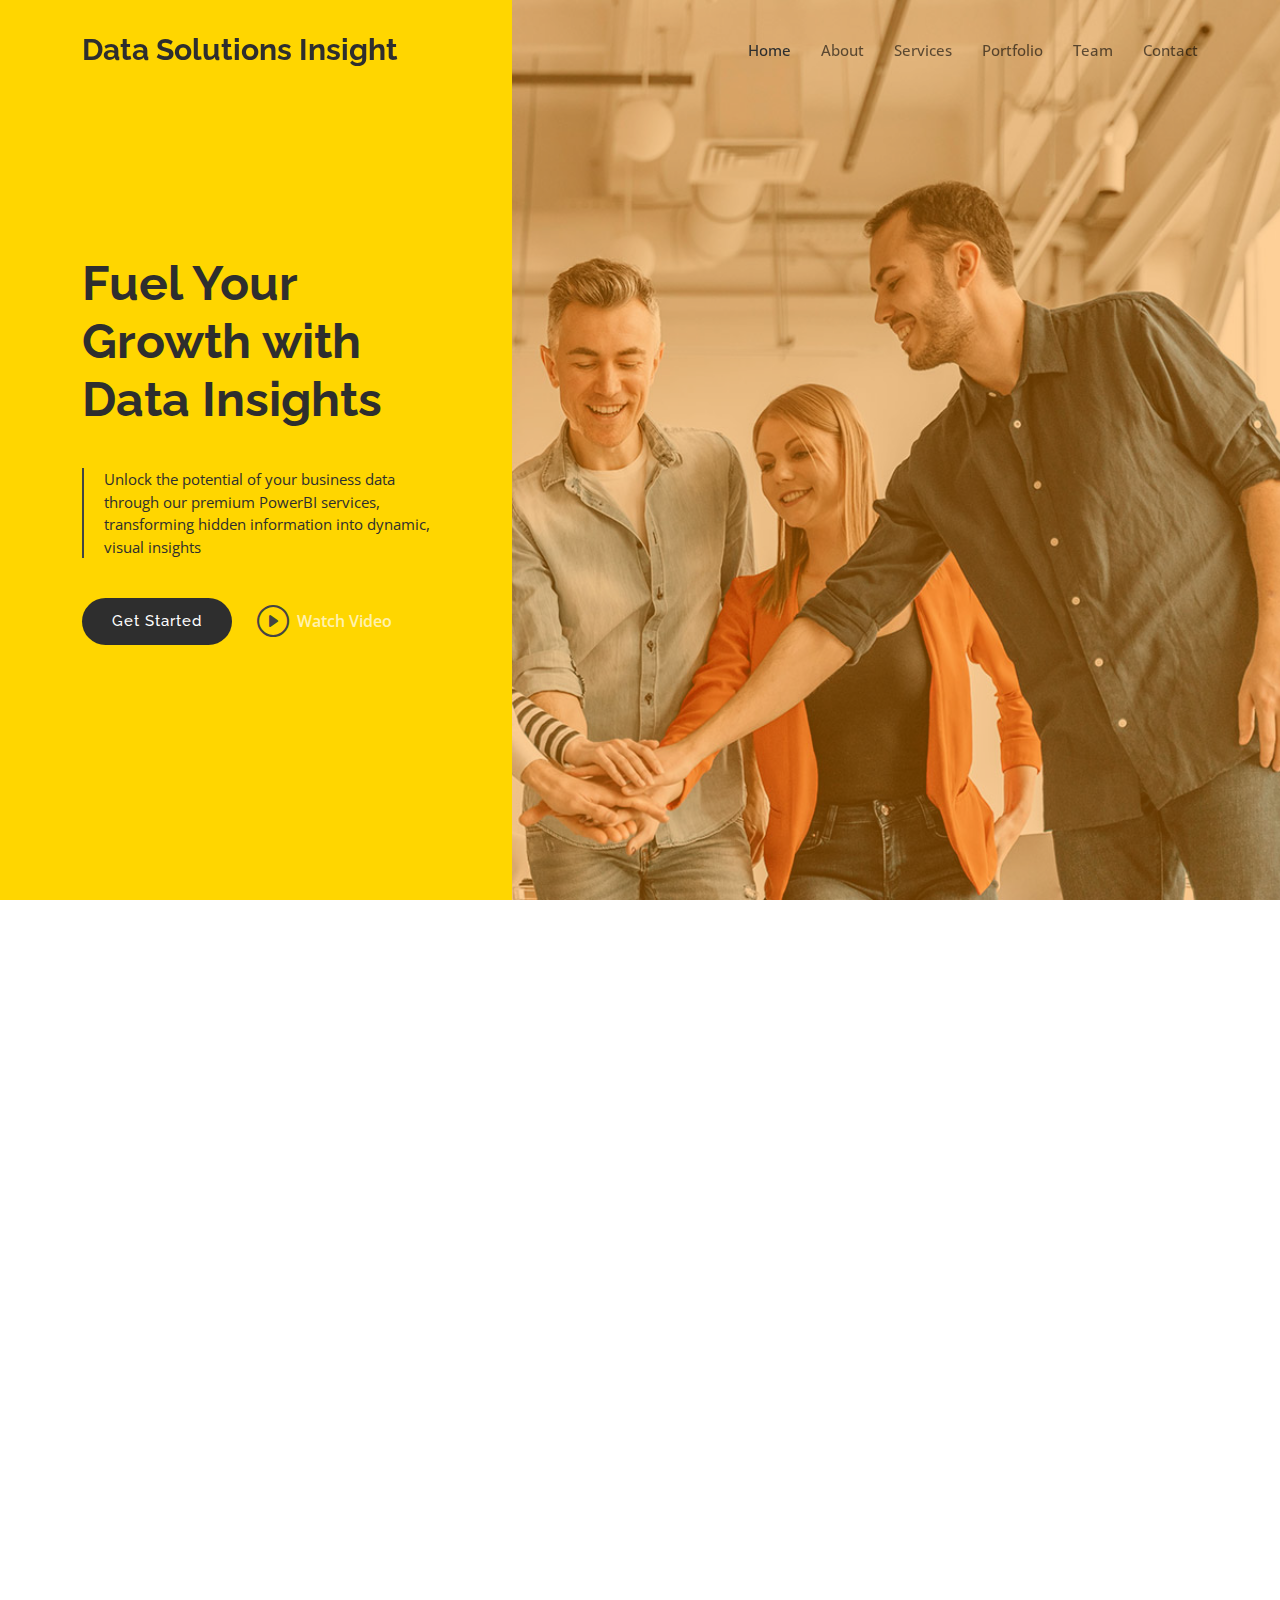
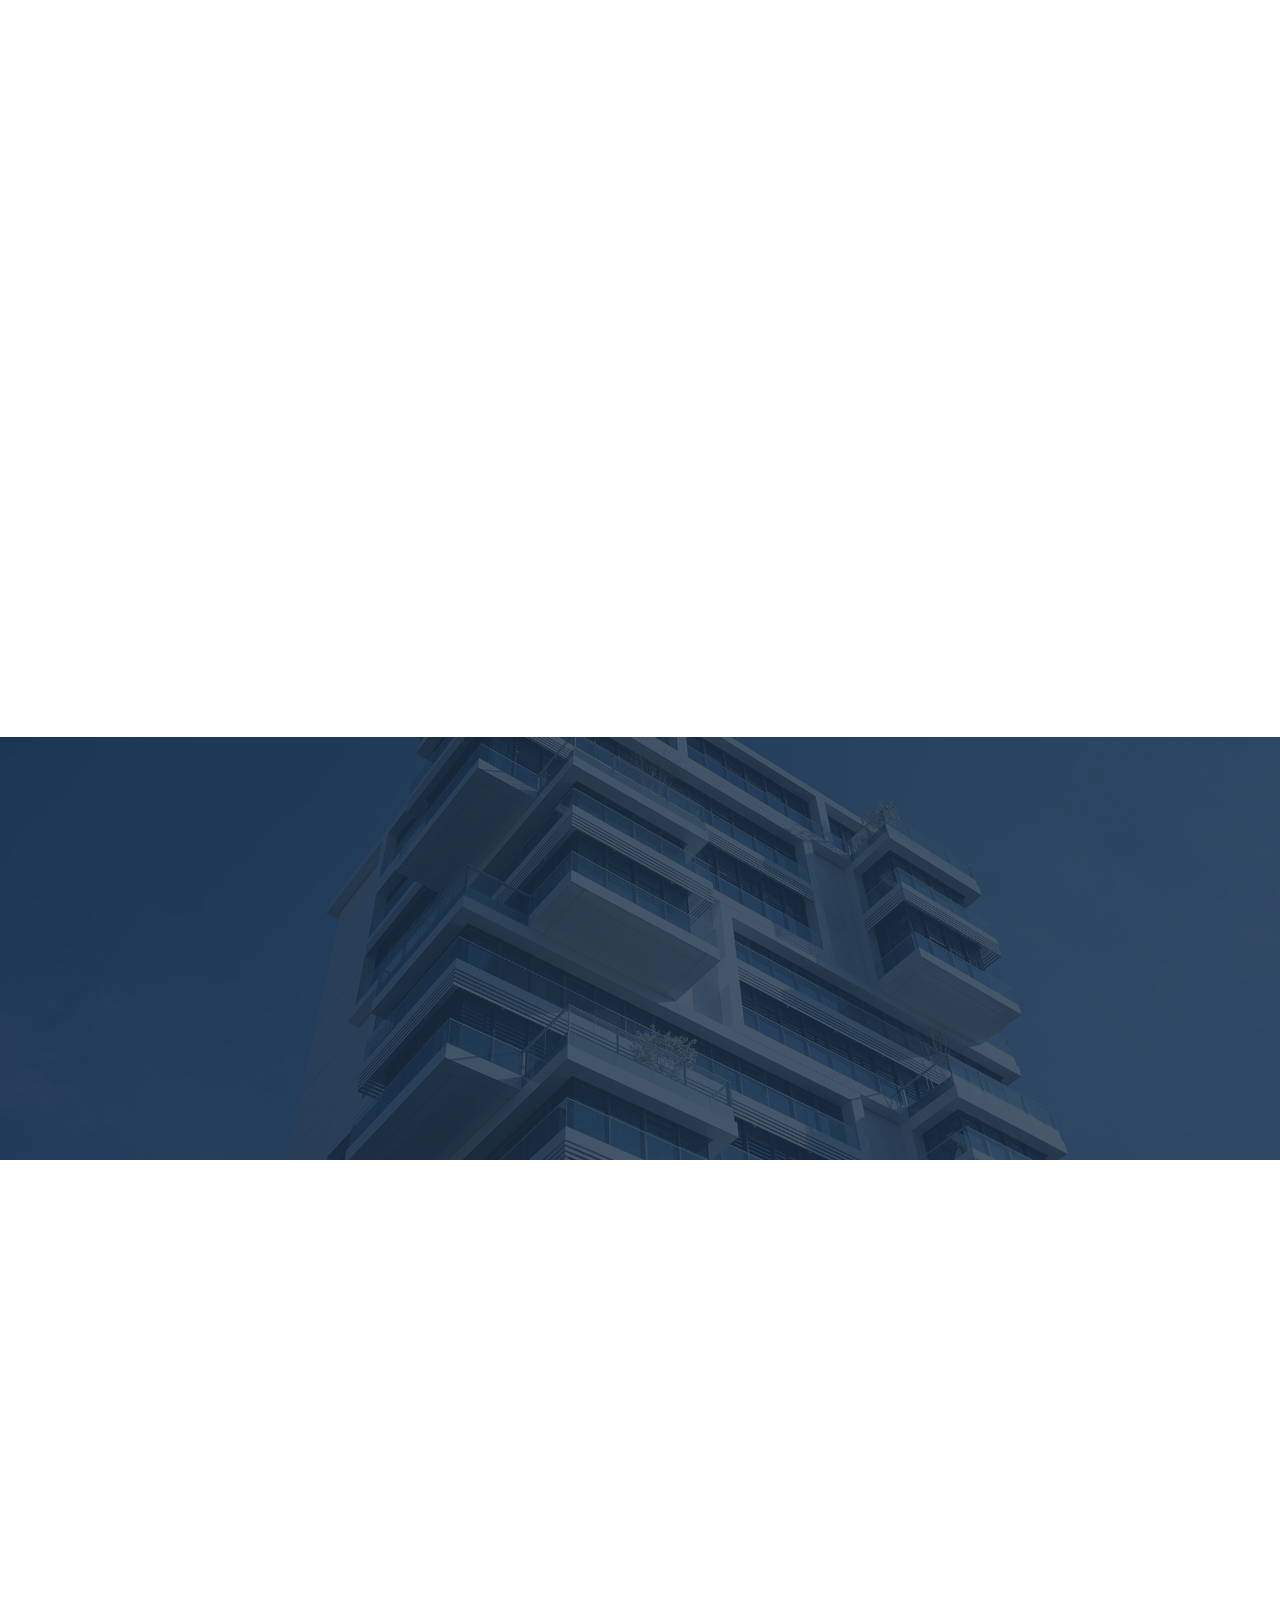
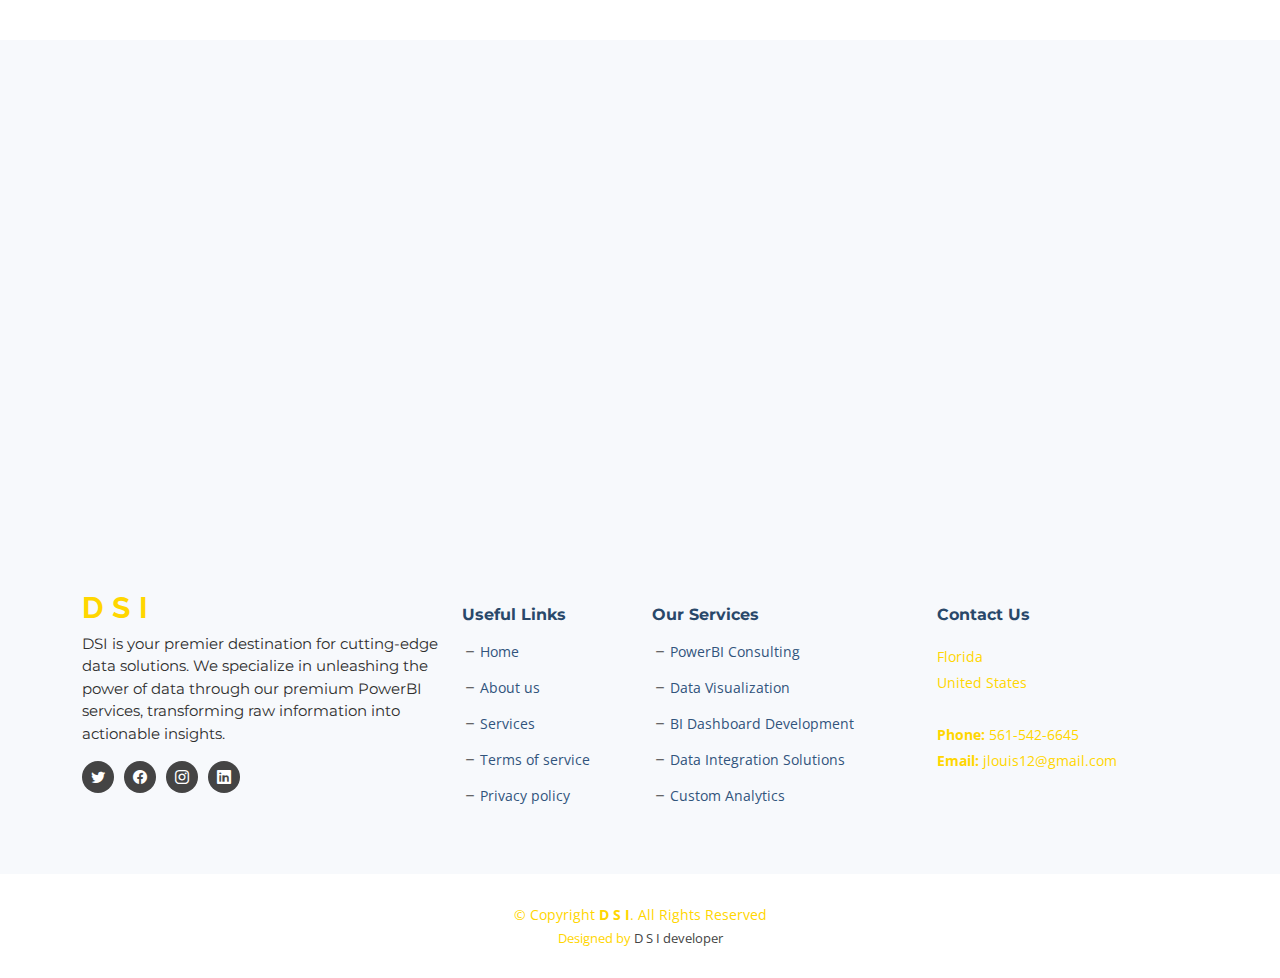
<file: index.html>
<!DOCTYPE html>
<html lang="en">
  <head>
    <meta charset="utf-8" />
    <meta content="width=device-width, initial-scale=1.0" name="viewport" />

    <title>Data Solutions Insight</title>
    <meta content="" name="description" />
    <meta content="" name="keywords" />

    <!-- Favicons -->
    <link href="assets/img/logo.png" rel="icon" />

    <!-- Google Fonts -->
    <link rel="preconnect" href="https://fonts.googleapis.com" />
    <link rel="preconnect" href="https://fonts.gstatic.com" crossorigin />
    <link
      href="https://fonts.googleapis.com/css2?family=Open+Sans:ital,wght@0,300;0,400;0,500;0,600;0,700;1,300;1,400;1,600;1,700&family=Montserrat:ital,wght@0,300;0,400;0,500;0,600;0,700;1,300;1,400;1,500;1,600;1,700&family=Raleway:ital,wght@0,300;0,400;0,500;0,600;0,700;1,300;1,400;1,500;1,600;1,700&display=swap"
      rel="stylesheet"
    />

    <!-- Vendor CSS Files -->
    <link
      href="assets/vendor/bootstrap/css/bootstrap.min.css"
      rel="stylesheet"
    />
    <link
      href="assets/vendor/bootstrap-icons/bootstrap-icons.css"
      rel="stylesheet"
    />
    <link href="assets/vendor/aos/aos.css" rel="stylesheet" />
    <link
      href="assets/vendor/glightbox/css/glightbox.min.css"
      rel="stylesheet"
    />
    <link href="assets/vendor/swiper/swiper-bundle.min.css" rel="stylesheet" />
    <link href="assets/vendor/remixicon/remixicon.css" rel="stylesheet" />

    <!-- Template Main CSS File -->
    <link href="assets/css/main.css" rel="stylesheet" />
  </head>

  <body class="page-index">
    <!-- ======= Header ======= -->
    <header id="header" class="header d-flex align-items-center fixed-top">
      <div
        class="container-fluid container-xl d-flex align-items-center justify-content-between"
      >
        <a href="index.html" class="logo d-flex align-items-center">
          <!-- Uncomment the line below if you also wish to use an image logo -->
          <!-- <img src="assets/img/logo.png" alt=""> -->
          <h1 class="d-flex align-items-center">Data Solutions Insight</h1>
        </a>

        <i class="mobile-nav-toggle mobile-nav-show bi bi-list"></i>
        <i class="mobile-nav-toggle mobile-nav-hide d-none bi bi-x"></i>

        <nav id="navbar" class="navbar">
          <ul>
            <li><a href="index.html" class="active">Home</a></li>
            <li><a href="">About</a></li>
            <li><a href="">Services</a></li>
            <li><a href="">Portfolio</a></li>
            <li><a href="">Team</a></li>
            <li><a href="contact.html">Contact</a></li>
          </ul>
        </nav>
        <!-- .navbar -->
      </div>
    </header>
    <!-- End Header -->

    <!-- ======= Hero Section ======= -->
    <section id="hero" class="hero d-flex align-items-center">
      <div class="container">
        <div class="row">
          <div class="col-xl-4">
            <h2 data-aos="fade-up">Fuel Your Growth with Data Insights</h2>
            <blockquote data-aos="fade-up" data-aos-delay="100">
              <p>
                Unlock the potential of your business data through our premium
                PowerBI services, transforming hidden information into dynamic,
                visual insights
              </p>
            </blockquote>
            <div class="d-flex" data-aos="fade-up" data-aos-delay="200">
              <a href="contact.html" class="btn-get-started">Get Started</a>
              <a
                href="https://www.youtube.com/watch?v=LXb3EKWsInQ"
                class="glightbox btn-watch-video d-flex align-items-center"
                ><i class="bi bi-play-circle"></i><span>Watch Video</span></a
              >
            </div>
          </div>
        </div>
      </div>
    </section>
    <!-- End Hero Section -->

    <main id="main">
      <!-- ======= Why Choose Us Section ======= -->
      <section id="why-us" class="why-us">
        <div class="container" data-aos="fade-up">
          <div class="section-header">
            <h2>Why Choose Us</h2>
          </div>

          <div class="row g-0" data-aos="fade-up" data-aos-delay="200">
            <div
              class="col-xl-5 img-bg"
              style="background-image: url('assets/img/hero-bg.svg')"
            ></div>
            <div class="col-xl-7 slides position-relative">
              <div class="slides-1 swiper">
                <div class="swiper-wrapper">
                  <div class="swiper-slide">
                    <div class="item">
                      <h3 class="mb-3">Tailored Solutions for Your Business</h3>
                      <h4 class="mb-3">
                        Customized PowerBI Services Catered to You
                      </h4>
                      <p>
                        At DSI, we understand that every business is unique. Our
                        PowerBI specialists craft tailored solutions that align
                        with your specific objectives. From data modeling to
                        report generation, our services are designed to fit your
                        business needs perfectly.
                      </p>
                    </div>
                  </div>
                  <!-- End slide item -->

                  <div class="swiper-slide">
                    <div class="item">
                      <h3 class="mb-3">Expertise Driving Business Success</h3>
                      <h4 class="mb-3">
                        DSI: Your Partner in Data-Driven Growth
                      </h4>
                      <p>
                        With a proven track record in PowerBI implementation and
                        optimization, DSI brings unparalleled expertise to the
                        table. Our team's proficiency ensures that your business
                        not only leverages data effectively but also stays ahead
                        in an ever-evolving market.
                      </p>
                    </div>
                  </div>
                  <!-- End slide item -->

                  <div class="swiper-slide">
                    <div class="item">
                      <h3 class="mb-3">Unlocking Data Potential</h3>
                      <h4 class="mb-3">Empowering Businesses with Actionable Insights</h4>
                      <p>Transforming raw data into dynamic visualizations, our PowerBI expertise at DSI allows businesses to harness insights, make informed decisions, and drive growth. With intuitive dashboards and analytics, unlock your data's full potential.</p>
                  
                    </div>
                  </div>
                  <!-- End slide item -->

                  <div class="swiper-slide">
                    <div class="item">
                      <h3 class="mb-3">Continuous Support and Innovation</h3>
                      <h4 class="mb-3">
                        DSI: Committed to Your Business Evolution
                      </h4>
                      <p>
                        Choosing DSI means more than just implementation. We
                        provide ongoing support and foster innovation, ensuring
                        that your PowerBI solutions evolve alongside your
                        business. Stay ahead with our commitment to your
                        success.
                      </p>
                    </div>
                  </div>
                  <!-- End slide item -->
                </div>
                <div class="swiper-pagination"></div>
              </div>
              <div class="swiper-button-prev"></div>
              <div class="swiper-button-next"></div>
            </div>
          </div>
        </div>
      </section>
      <!-- End Why Choose Us Section -->

      <!-- ======= Our Services Section ======= -->
      <section id="services-list" class="services-list">
        <div class="container" data-aos="fade-up">
          <div class="section-header">
            <h2>Our Services</h2>
          </div>

          <div class="row gy-5">
            <div
              class="col-lg-4 col-md-6 service-item d-flex"
              data-aos="fade-up"
              data-aos-delay="100"
            >
              <div class="icon flex-shrink-0">
                <i class="bi bi-briefcase" style="color: #f57813"></i>
              </div>
              <div>
                <h4 class="title">
                  <a href="#" class="stretched-link">PowerBI Consulting</a>
              </h4>
              <p class="description">
                  Harness the full potential of your data with our specialized PowerBI consulting services. Gain insights, optimize strategies, and drive growth through data-driven decision-making.
              </p>
              </div>
            </div>
            <!-- End Service Item -->

            <div
              class="col-lg-4 col-md-6 service-item d-flex"
              data-aos="fade-up"
              data-aos-delay="200"
            >
              <div class="icon flex-shrink-0">
                <i class="bi bi-card-checklist" style="color: #15a04a"></i>
              </div>
              <div>
                <h4 class="title">
                  <a href="#" class="stretched-link">Data Visualization</a>
              </h4>
              <p class="description">
                  Transform complex data sets into visually compelling and easy-to-understand graphics. Our expertise in data visualization helps you communicate insights effectively.
              </p>
              </div>
            </div>
            <!-- End Service Item -->

            <div
              class="col-lg-4 col-md-6 service-item d-flex"
              data-aos="fade-up"
              data-aos-delay="300"
            >
              <div class="icon flex-shrink-0">
                <i class="bi bi-bar-chart" style="color: #d90769"></i>
              </div>
              <div>
                <h4 class="title">
                  <a href="#" class="stretched-link">Data Integration Solutions</a>
              </h4>
              <p class="description">
                  Seamlessly integrate and consolidate your data sources for a unified view. Our data integration solutions streamline processes and enhance data accuracy.
              </p>
              </div>
            </div>
            <!-- End Service Item -->

            <div
              class="col-lg-4 col-md-6 service-item d-flex"
              data-aos="fade-up"
              data-aos-delay="400"
            >
              <div class="icon flex-shrink-0">
                <i class="bi bi-binoculars" style="color: #15bfbc"></i>
              </div>
              <div>
                <h4 class="title">
                  <a href="#" class="stretched-link">BI Dashboard Development</a>
              </h4>
              <p class="description">
                  Create intuitive and interactive BI dashboards tailored to your business needs. Drive efficiency and make informed decisions with user-friendly dashboard solutions.
              </p>
              </div>
            </div>
            <!-- End Service Item -->

            <div
              class="col-lg-4 col-md-6 service-item d-flex"
              data-aos="fade-up"
              data-aos-delay="500"
            >
              <div class="icon flex-shrink-0">
                <i class="bi bi-brightness-high" style="color: #f5cf13"></i>
              </div>
              <div>
                <h4 class="title">
                  <a href="#" class="stretched-link">Custom Analytics</a>
              </h4>
              <p class="description">
                  Tailored analytics solutions to address your unique business challenges. Leverage advanced analytics for predictive insights and informed decision-making.
              </p>
              </div>
            </div>
            <!-- End Service Item -->

            <div
              class="col-lg-4 col-md-6 service-item d-flex"
              data-aos="fade-up"
              data-aos-delay="600"
            >
              <div class="icon flex-shrink-0">
                <i class="bi bi-calendar4-week" style="color: #1335f5"></i>
              </div>
              <div>
                <h4 class="title">
                  <a href="#" class="stretched-link">Data Governance & Security</a>
              </h4>
              <p class="description">
                  Ensure data integrity and compliance with robust governance and security measures. Protect your data assets and maintain regulatory standards effectively.
              </p>
              </div>
            </div>
            <!-- End Service Item -->
          </div>
        </div>
      </section>
      <!-- End Our Services Section -->

      <!-- ======= Call To Action Section ======= -->
      <section id="call-to-action" class="call-to-action">
        <div class="container" data-aos="fade-up">
            <div class="row justify-content-center">
                <div class="col-lg-6 text-center">
                    <h3>Unlock the Power of Your Data Today</h3>
                    <p>
                        Transform your business with actionable insights. Our PowerBI services at DSI empower you to make informed decisions, driving growth and innovation. Experience the difference of data-driven strategies.
                    </p>
                    <a class="cta-btn" href="contact.html">Get Started</a>
                </div>
            </div>
        </div>
    </section>
    
      <!-- End Call To Action Section -->

      <!-- ======= Features Section ======= -->
      <section id="features" class="features">
        <div class="container" data-aos="fade-up">
            <div class="row">
                <div class="col-lg-7" data-aos="fade-up" data-aos-delay="100">
                    <h3>Empowering Features for <br />Your Business</h3>
    
                    <div class="row gy-4">
                        <div class="col-md-6">
                            <div class="icon-list d-flex">
                                <i class="ri-store-line" style="color: #ffbb2c"></i>
                                <span>Customized Data Solutions</span>
                            </div>
                        </div>
                        <!-- Add more Icon List Items -->
                        <div class="col-md-6">
                            <div class="icon-list d-flex">
                                <i class="ri-bar-chart-box-line" style="color: #5578ff"></i>
                                <span>Intuitive Data Visualization</span>
                            </div>
                        </div>
                        <div class="col-md-6">
                            <div class="icon-list d-flex">
                                <i class="ri-calendar-todo-line" style="color: #e80368"></i>
                                <span>Robust Dashboard Development</span>
                            </div>
                        </div>
                        <div class="col-md-6">
                            <div class="icon-list d-flex">
                                <i class="ri-paint-brush-line" style="color: #e361ff"></i>
                                <span>Seamless Data Integration</span>
                            </div>
                        </div>
                        <div class="col-md-6">
                            <div class="icon-list d-flex">
                                <i class="ri-database-2-line" style="color: #47aeff"></i>
                                <span>Data Governance Solutions</span>
                            </div>
                        </div>
                        <div class="col-md-6">
                            <div class="icon-list d-flex">
                                <i class="ri-gradienter-line" style="color: #ffa76e"></i>
                                <span>Advanced Analytics Capabilities</span>
                            </div>
                        </div>
                        <div class="col-md-6">
                            <div class="icon-list d-flex">
                                <i class="ri-file-list-3-line" style="color: #11dbcf"></i>
                                <span>Predictive Insights</span>
                            </div>
                        </div>
                        <div class="col-md-6">
                            <div class="icon-list d-flex">
                                <i class="ri-base-station-line" style="color: #ff5828"></i>
                                <span>Scalable Infrastructure</span>
                            </div>
                        </div>
                        <!-- End of Additional Icon List Items -->
                    </div>
                </div>
                <div class="col-lg-5 position-relative" data-aos="fade-up" data-aos-delay="200">
                    <div class="phone-wrap">
                        <img src="assets/img/iphone.svg" alt="Image" class="img-fluid" />
                    </div>
                </div>
            </div>
        </div>
    
        <div class="details">
            <div class="container" data-aos="fade-up" data-aos-delay="300">
                <div class="row">
                    <div class="col-md-6">
                        <h4>Optimize Your Business Strategy<br />with Data Insights</h4>
                        <p>
                            Harness the power of data to drive informed decisions and elevate your business strategies. Our tailored solutions ensure optimized performance and growth.
                        </p>
                        <a href="about.html" class="btn-get-started">Learn More</a>
                    </div>
                </div>
            </div>
        </div>
    </section>
    
    
      <!-- End Features Section -->
    </main>
    <!-- End #main -->

    <!-- ======= Footer ======= -->
    <footer id="footer" class="footer">
      <div class="footer-content">
        <div class="container">
          <div class="row gy-4">
            <div class="col-lg-4 col-md-12 footer-info">
              <a href="index.html" class="logo d-flex align-items-center">
                <span>D S I</span>
              </a>
              <p>
                DSI is your premier destination for cutting-edge data solutions. We specialize in unleashing the power of data through our premium PowerBI services, transforming raw information into actionable insights.
              </p>
              <div class="social-links d-flex mt-3">
                <a href="#" class="twitter"><i class="bi bi-twitter"></i></a>
                <a href="#" class="facebook"><i class="bi bi-facebook"></i></a>
                <a href="#" class="instagram"
                  ><i class="bi bi-instagram"></i
                ></a>
                <a href="#" class="linkedin"><i class="bi bi-linkedin"></i></a>
              </div>
            </div>

            <div class="col-lg-2 col-6 footer-links">
              <h4>Useful Links</h4>
              <ul>
                <li><i class="bi bi-dash"></i> <a href="#">Home</a></li>
                <li><i class="bi bi-dash"></i> <a href="#">About us</a></li>
                <li><i class="bi bi-dash"></i> <a href="#">Services</a></li>
                <li>
                  <i class="bi bi-dash"></i> <a href="#">Terms of service</a>
                </li>
                <li>
                  <i class="bi bi-dash"></i> <a href="#">Privacy policy</a>
                </li>
              </ul>
            </div>

            <div class="col-lg-3 col-6 footer-links">
              <h4>Our Services</h4>
              <ul>
                  <li><i class="bi bi-dash"></i> <a href="#">PowerBI Consulting</a></li>
                  <li><i class="bi bi-dash"></i> <a href="#">Data Visualization</a></li>
                  <li><i class="bi bi-dash"></i> <a href="#">BI Dashboard Development</a></li>
                  <li><i class="bi bi-dash"></i> <a href="#">Data Integration Solutions</a></li>
                  <li><i class="bi bi-dash"></i> <a href="#">Custom Analytics</a></li>
                  <!-- Add more services as needed -->
              </ul>

            </div>

            <div
              class="col-lg-3 col-md-12 footer-contact text-center text-md-start"
            >
              <h4>Contact Us</h4>
              <p>
                Florida<br />
                United States <br /><br />
                <strong>Phone:</strong> 561-542-6645<br />
                <strong>Email:</strong> jlouis12@gmail.com<br />
              </p>
            </div>
          </div>
        </div>
      </div>

      <div class="footer-legal">
        <div class="container">
          <div class="copyright">
            &copy; Copyright <strong><span>D S I</span></strong
            >. All Rights Reserved
          </div>
          <div class="credits">
            <!-- All the links in the footer should remain intact. -->
            <!-- You can delete the links only if you purchased the pro version. -->
            <!-- Licensing information: https://bootstrapmade.com/license/ -->
            <!-- Purchase the pro version with working PHP/AJAX contact form: https://bootstrapmade.com/nova-bootstrap-business-template/ -->
            Designed by <a href="https://bootstrapmade.com/">D S I developer</a>
          </div>
        </div>
      </div>
    </footer>
    <!-- End Footer --><!-- End Footer -->

    <a
      href="#"
      class="scroll-top d-flex align-items-center justify-content-center"
      ><i class="bi bi-arrow-up-short"></i
    ></a>

    <div id="preloader"></div>

    <!-- Vendor JS Files -->
    <script src="assets/vendor/bootstrap/js/bootstrap.bundle.min.js"></script>
    <script src="assets/vendor/aos/aos.js"></script>
    <script src="assets/vendor/glightbox/js/glightbox.min.js"></script>
    <script src="assets/vendor/swiper/swiper-bundle.min.js"></script>
    <script src="assets/vendor/isotope-layout/isotope.pkgd.min.js"></script>
    <script src="assets/vendor/php-email-form/validate.js"></script>

    <!-- Template Main JS File -->
    <script src="assets/js/main.js"></script>
  </body>
</html>
</file>
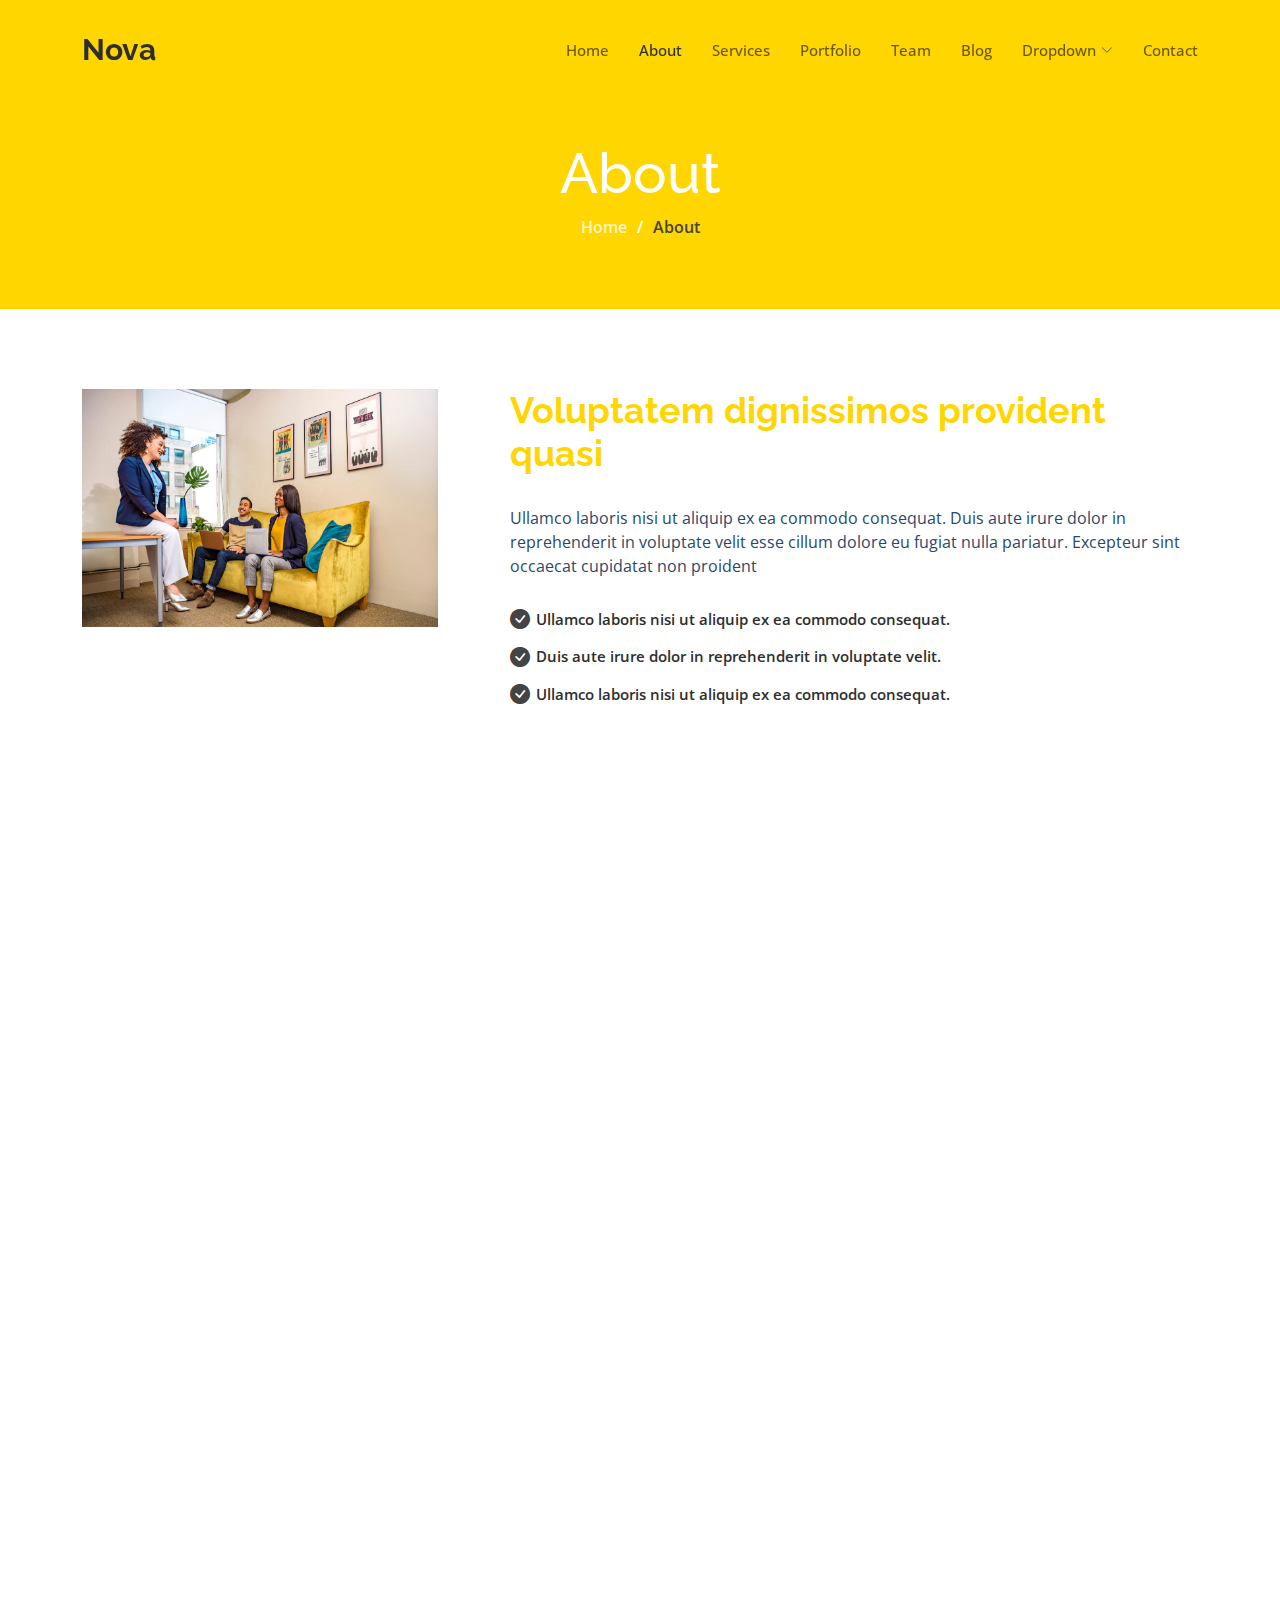
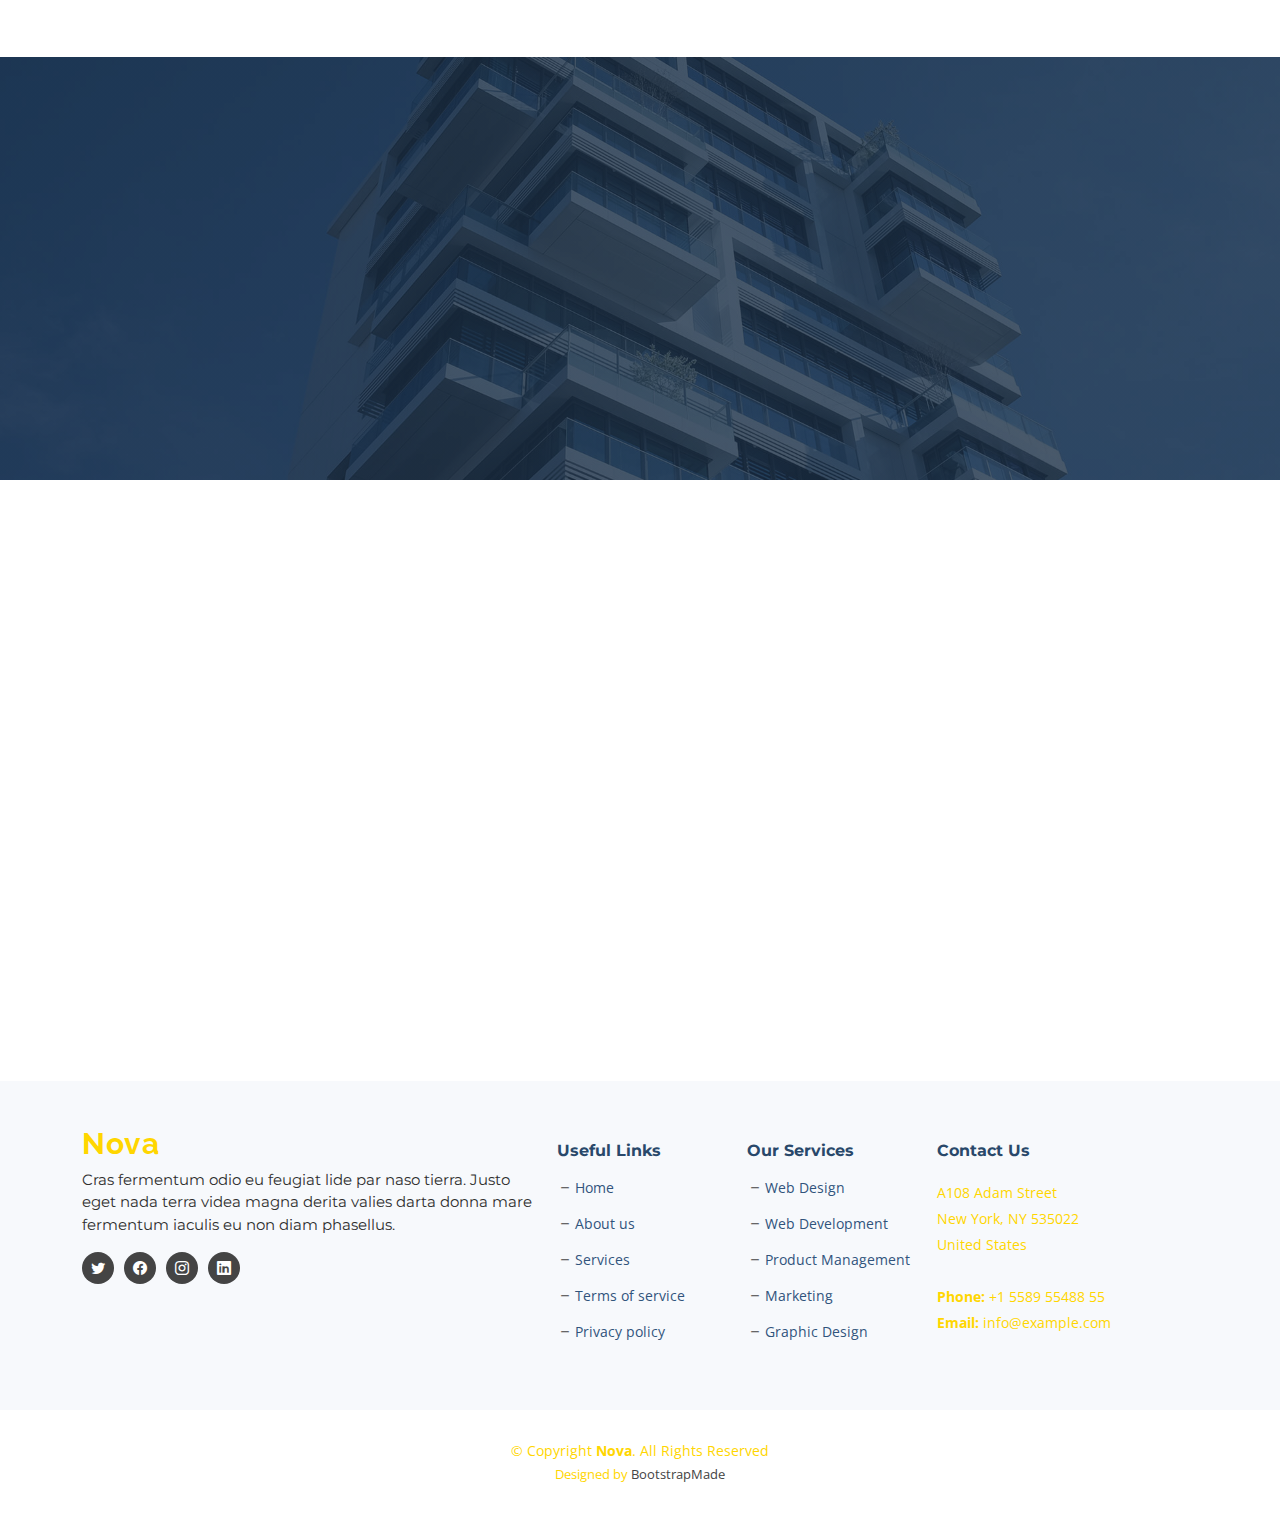
<file: about.html>
<!DOCTYPE html>
<html lang="en">

<head>
  <meta charset="utf-8">
  <meta content="width=device-width, initial-scale=1.0" name="viewport">

  <title>Nova Bootstrap Template - About</title>
  <meta content="" name="description">
  <meta content="" name="keywords">

  <!-- Favicons -->
  <link href="assets/img/favicon.png" rel="icon">
  <link href="assets/img/apple-touch-icon.png" rel="apple-touch-icon">

  <!-- Google Fonts -->
  <link rel="preconnect" href="https://fonts.googleapis.com">
  <link rel="preconnect" href="https://fonts.gstatic.com" crossorigin>
  <link href="https://fonts.googleapis.com/css2?family=Open+Sans:ital,wght@0,300;0,400;0,500;0,600;0,700;1,300;1,400;1,600;1,700&family=Montserrat:ital,wght@0,300;0,400;0,500;0,600;0,700;1,300;1,400;1,500;1,600;1,700&family=Raleway:ital,wght@0,300;0,400;0,500;0,600;0,700;1,300;1,400;1,500;1,600;1,700&display=swap" rel="stylesheet">

  <!-- Vendor CSS Files -->
  <link href="assets/vendor/bootstrap/css/bootstrap.min.css" rel="stylesheet">
  <link href="assets/vendor/bootstrap-icons/bootstrap-icons.css" rel="stylesheet">
  <link href="assets/vendor/aos/aos.css" rel="stylesheet">
  <link href="assets/vendor/glightbox/css/glightbox.min.css" rel="stylesheet">
  <link href="assets/vendor/swiper/swiper-bundle.min.css" rel="stylesheet">
  <link href="assets/vendor/remixicon/remixicon.css" rel="stylesheet">

  <!-- Template Main CSS File -->
  <link href="assets/css/main.css" rel="stylesheet">

  <!-- =======================================================
  * Template Name: Nova
  * Updated: Sep 18 2023 with Bootstrap v5.3.2
  * Template URL: https://bootstrapmade.com/nova-bootstrap-business-template/
  * Author: BootstrapMade.com
  * License: https://bootstrapmade.com/license/
  ======================================================== -->
</head>

<body class="page-about">

  <!-- ======= Header ======= -->
  <header id="header" class="header d-flex align-items-center fixed-top">
    <div class="container-fluid container-xl d-flex align-items-center justify-content-between">

      <a href="index.html" class="logo d-flex align-items-center">
        <!-- Uncomment the line below if you also wish to use an image logo -->
        <!-- <img src="assets/img/logo.png" alt=""> -->
        <h1 class="d-flex align-items-center">Nova</h1>
      </a>

      <i class="mobile-nav-toggle mobile-nav-show bi bi-list"></i>
      <i class="mobile-nav-toggle mobile-nav-hide d-none bi bi-x"></i>

      <nav id="navbar" class="navbar">
        <ul>
          <li><a href="index.html">Home</a></li>
          <li><a href="about.html" class="active">About</a></li>
          <li><a href="services.html">Services</a></li>
          <li><a href="portfolio.html">Portfolio</a></li>
          <li><a href="team.html">Team</a></li>
          <li><a href="blog.html">Blog</a></li>
          <li class="dropdown"><a href="#"><span>Dropdown</span> <i class="bi bi-chevron-down dropdown-indicator"></i></a>
            <ul>
              <li><a href="#">Dropdown 1</a></li>
              <li class="dropdown"><a href="#"><span>Deep Dropdown</span> <i class="bi bi-chevron-down dropdown-indicator"></i></a>
                <ul>
                  <li><a href="#">Deep Dropdown 1</a></li>
                  <li><a href="#">Deep Dropdown 2</a></li>
                  <li><a href="#">Deep Dropdown 3</a></li>
                  <li><a href="#">Deep Dropdown 4</a></li>
                  <li><a href="#">Deep Dropdown 5</a></li>
                </ul>
              </li>
              <li><a href="#">Dropdown 2</a></li>
              <li><a href="#">Dropdown 3</a></li>
              <li><a href="#">Dropdown 4</a></li>
            </ul>
          </li>
          <li><a href="contact.html">Contact</a></li>
        </ul>
      </nav><!-- .navbar -->

    </div>
  </header><!-- End Header -->

  <main id="main">

    <!-- ======= Breadcrumbs ======= -->
    <div class="breadcrumbs d-flex align-items-center" style="background-image: url('assets/img/about-header.jpg');">
      <div class="container position-relative d-flex flex-column align-items-center">

        <h2>About</h2>
        <ol>
          <li><a href="index.html">Home</a></li>
          <li>About</li>
        </ol>

      </div>
    </div><!-- End Breadcrumbs -->

    <!-- ======= About Section ======= -->
    <section id="about" class="about">
      <div class="container" data-aos="fade-up">

        <div class="row gy-4" data-aos="fade-up">
          <div class="col-lg-4">
            <img src="assets/img/about.jpg" class="img-fluid" alt="">
          </div>
          <div class="col-lg-8">
            <div class="content ps-lg-5">
              <h3>Voluptatem dignissimos provident quasi</h3>
              <p>
                Ullamco laboris nisi ut aliquip ex ea commodo consequat. Duis aute irure dolor in reprehenderit in voluptate
                velit esse cillum dolore eu fugiat nulla pariatur. Excepteur sint occaecat cupidatat non proident
              </p>
              <ul>
                <li><i class="bi bi-check-circle-fill"></i> Ullamco laboris nisi ut aliquip ex ea commodo consequat.</li>
                <li><i class="bi bi-check-circle-fill"></i> Duis aute irure dolor in reprehenderit in voluptate velit.</li>
                <li><i class="bi bi-check-circle-fill"></i> Ullamco laboris nisi ut aliquip ex ea commodo consequat.</li>
              </ul>
            </div>
          </div>
        </div>

      </div>
    </section><!-- End About Section -->

    <!-- ======= Why Choose Us Section ======= -->
    <section id="why-us" class="why-us">
      <div class="container" data-aos="fade-up">

        <div class="section-header">
          <h2>Why Choose Us</h2>

        </div>

        <div class="row g-0" data-aos="fade-up" data-aos-delay="200">

          <div class="col-xl-5 img-bg" style="background-image: url('assets/img/why-us-bg.jpg')"></div>
          <div class="col-xl-7 slides  position-relative">

            <div class="slides-1 swiper">
              <div class="swiper-wrapper">

                <div class="swiper-slide">
                  <div class="item">
                    <h3 class="mb-3">Let's grow your business together</h3>
                    <h4 class="mb-3">Optio reiciendis accusantium iusto architecto at quia minima maiores quidem, dolorum.</h4>
                    <p>Lorem ipsum dolor sit amet consectetur adipisicing elit. Repellendus, ipsam perferendis asperiores explicabo vel tempore velit totam, natus nesciunt accusantium dicta quod quibusdam ipsum maiores nobis non, eum. Ullam reiciendis dignissimos laborum aut, magni voluptatem velit doloribus quas sapiente optio.</p>
                  </div>
                </div><!-- End slide item -->

                <div class="swiper-slide">
                  <div class="item">
                    <h3 class="mb-3">Unde perspiciatis ut repellat dolorem</h3>
                    <h4 class="mb-3">Amet cumque nam sed voluptas doloribus iusto. Dolorem eos aliquam quis.</h4>
                    <p>Dolorem quia fuga consectetur voluptatem. Earum consequatur nulla maxime necessitatibus cum accusamus. Voluptatem dolorem ut numquam dolorum delectus autem veritatis facilis. Et ea ut repellat ea. Facere est dolores fugiat dolor.</p>
                  </div>
                </div><!-- End slide item -->

                <div class="swiper-slide">
                  <div class="item">
                    <h3 class="mb-3">Aliquid non alias minus</h3>
                    <h4 class="mb-3">Necessitatibus voluptatibus explicabo dolores a vitae voluptatum.</h4>
                    <p>Neque voluptates aut. Soluta aut perspiciatis porro deserunt. Voluptate ut itaque velit. Aut consectetur voluptatem aspernatur sequi sit laborum. Voluptas enim dolorum fugiat aut.</p>
                  </div>
                </div><!-- End slide item -->

                <div class="swiper-slide">
                  <div class="item">
                    <h3 class="mb-3">Necessitatibus suscipit non voluptatem quibusdam</h3>
                    <h4 class="mb-3">Tempora quos est ut quia adipisci ut voluptas. Deleniti laborum soluta nihil est. Eum similique neque autem ut.</h4>
                    <p>Ut rerum et autem vel. Et rerum molestiae aut sit vel incidunt sit at voluptatem. Saepe dolorem et sed voluptate impedit. Ad et qui sint at qui animi animi rerum.</p>
                  </div>
                </div><!-- End slide item -->

              </div>
              <div class="swiper-pagination"></div>
            </div>
            <div class="swiper-button-prev"></div>
            <div class="swiper-button-next"></div>
          </div>

        </div>

      </div>
    </section><!-- End Why Choose Us Section -->

    <!-- ======= Call To Action Section ======= -->
    <section id="call-to-action" class="call-to-action">
      <div class="container" data-aos="fade-up">
        <div class="row justify-content-center">
          <div class="col-lg-6 text-center">
            <h3>Ut fugiat aliquam aut non</h3>
            <p>Duis aute irure dolor in reprehenderit in voluptate velit esse cillum dolore eu fugiat nulla pariatur. Excepteur sint occaecat cupidatat non proident.</p>
            <a class="cta-btn" href="#">Call To Action</a>
          </div>
        </div>

      </div>
    </section><!-- End Call To Action Section -->

    <!-- ======= Team Section ======= -->
    <section id="team" class="team">
      <div class="container" data-aos="fade-up">

        <div class="section-header">
          <h2>Our Team</h2>

        </div>

        <div class="row gy-4">

          <div class="col-lg-3 col-md-6" data-aos="fade-up" data-aos-delay="100">
            <div class="team-member">
              <div class="member-img">
                <img src="assets/img/team/team-1.jpg" class="img-fluid" alt="">
                <div class="social">
                  <a href=""><i class="bi bi-twitter"></i></a>
                  <a href=""><i class="bi bi-facebook"></i></a>
                  <a href=""><i class="bi bi-instagram"></i></a>
                  <a href=""><i class="bi bi-linkedin"></i></a>
                </div>
              </div>
              <div class="member-info">
                <h4>Walter White</h4>
                <span>Chief Executive Officer</span>
              </div>
            </div>
          </div><!-- End Team Member -->

          <div class="col-lg-3 col-md-6" data-aos="fade-up" data-aos-delay="200">
            <div class="team-member">
              <div class="member-img">
                <img src="assets/img/team/team-2.jpg" class="img-fluid" alt="">
                <div class="social">
                  <a href=""><i class="bi bi-twitter"></i></a>
                  <a href=""><i class="bi bi-facebook"></i></a>
                  <a href=""><i class="bi bi-instagram"></i></a>
                  <a href=""><i class="bi bi-linkedin"></i></a>
                </div>
              </div>
              <div class="member-info">
                <h4>Sarah Jhonson</h4>
                <span>Product Manager</span>
              </div>
            </div>
          </div><!-- End Team Member -->

          <div class="col-lg-3 col-md-6" data-aos="fade-up" data-aos-delay="300">
            <div class="team-member">
              <div class="member-img">
                <img src="assets/img/team/team-3.jpg" class="img-fluid" alt="">
                <div class="social">
                  <a href=""><i class="bi bi-twitter"></i></a>
                  <a href=""><i class="bi bi-facebook"></i></a>
                  <a href=""><i class="bi bi-instagram"></i></a>
                  <a href=""><i class="bi bi-linkedin"></i></a>
                </div>
              </div>
              <div class="member-info">
                <h4>William Anderson</h4>
                <span>CTO</span>
              </div>
            </div>
          </div><!-- End Team Member -->

          <div class="col-lg-3 col-md-6" data-aos="fade-up" data-aos-delay="400">
            <div class="team-member">
              <div class="member-img">
                <img src="assets/img/team/team-4.jpg" class="img-fluid" alt="">
                <div class="social">
                  <a href=""><i class="bi bi-twitter"></i></a>
                  <a href=""><i class="bi bi-facebook"></i></a>
                  <a href=""><i class="bi bi-instagram"></i></a>
                  <a href=""><i class="bi bi-linkedin"></i></a>
                </div>
              </div>
              <div class="member-info">
                <h4>Amanda Jepson</h4>
                <span>Accountant</span>
              </div>
            </div>
          </div><!-- End Team Member -->

        </div>

      </div>
    </section><!-- End Team Section -->

  </main><!-- End #main -->

  <!-- ======= Footer ======= -->
  <footer id="footer" class="footer">

    <div class="footer-content">
      <div class="container">
        <div class="row gy-4">
          <div class="col-lg-5 col-md-12 footer-info">
            <a href="index.html" class="logo d-flex align-items-center">
              <span>Nova</span>
            </a>
            <p>Cras fermentum odio eu feugiat lide par naso tierra. Justo eget nada terra videa magna derita valies darta donna mare fermentum iaculis eu non diam phasellus.</p>
            <div class="social-links d-flex  mt-3">
              <a href="#" class="twitter"><i class="bi bi-twitter"></i></a>
              <a href="#" class="facebook"><i class="bi bi-facebook"></i></a>
              <a href="#" class="instagram"><i class="bi bi-instagram"></i></a>
              <a href="#" class="linkedin"><i class="bi bi-linkedin"></i></a>
            </div>
          </div>

          <div class="col-lg-2 col-6 footer-links">
            <h4>Useful Links</h4>
            <ul>
              <li><i class="bi bi-dash"></i> <a href="#">Home</a></li>
              <li><i class="bi bi-dash"></i> <a href="#">About us</a></li>
              <li><i class="bi bi-dash"></i> <a href="#">Services</a></li>
              <li><i class="bi bi-dash"></i> <a href="#">Terms of service</a></li>
              <li><i class="bi bi-dash"></i> <a href="#">Privacy policy</a></li>
            </ul>
          </div>

          <div class="col-lg-2 col-6 footer-links">
            <h4>Our Services</h4>
            <ul>
              <li><i class="bi bi-dash"></i> <a href="#">Web Design</a></li>
              <li><i class="bi bi-dash"></i> <a href="#">Web Development</a></li>
              <li><i class="bi bi-dash"></i> <a href="#">Product Management</a></li>
              <li><i class="bi bi-dash"></i> <a href="#">Marketing</a></li>
              <li><i class="bi bi-dash"></i> <a href="#">Graphic Design</a></li>
            </ul>
          </div>

          <div class="col-lg-3 col-md-12 footer-contact text-center text-md-start">
            <h4>Contact Us</h4>
            <p>
              A108 Adam Street <br>
              New York, NY 535022<br>
              United States <br><br>
              <strong>Phone:</strong> +1 5589 55488 55<br>
              <strong>Email:</strong> info@example.com<br>
            </p>

          </div>

        </div>
      </div>
    </div>

    <div class="footer-legal">
      <div class="container">
        <div class="copyright">
          &copy; Copyright <strong><span>Nova</span></strong>. All Rights Reserved
        </div>
        <div class="credits">
          <!-- All the links in the footer should remain intact. -->
          <!-- You can delete the links only if you purchased the pro version. -->
          <!-- Licensing information: https://bootstrapmade.com/license/ -->
          <!-- Purchase the pro version with working PHP/AJAX contact form: https://bootstrapmade.com/nova-bootstrap-business-template/ -->
          Designed by <a href="https://bootstrapmade.com/">BootstrapMade</a>
        </div>
      </div>
    </div>
  </footer><!-- End Footer --><!-- End Footer -->

  <a href="#" class="scroll-top d-flex align-items-center justify-content-center"><i class="bi bi-arrow-up-short"></i></a>

  <div id="preloader"></div>

  <!-- Vendor JS Files -->
  <script src="assets/vendor/bootstrap/js/bootstrap.bundle.min.js"></script>
  <script src="assets/vendor/aos/aos.js"></script>
  <script src="assets/vendor/glightbox/js/glightbox.min.js"></script>
  <script src="assets/vendor/swiper/swiper-bundle.min.js"></script>
  <script src="assets/vendor/isotope-layout/isotope.pkgd.min.js"></script>
  <script src="assets/vendor/php-email-form/validate.js"></script>

  <!-- Template Main JS File -->
  <script src="assets/js/main.js"></script>

</body>

</html>
</file>
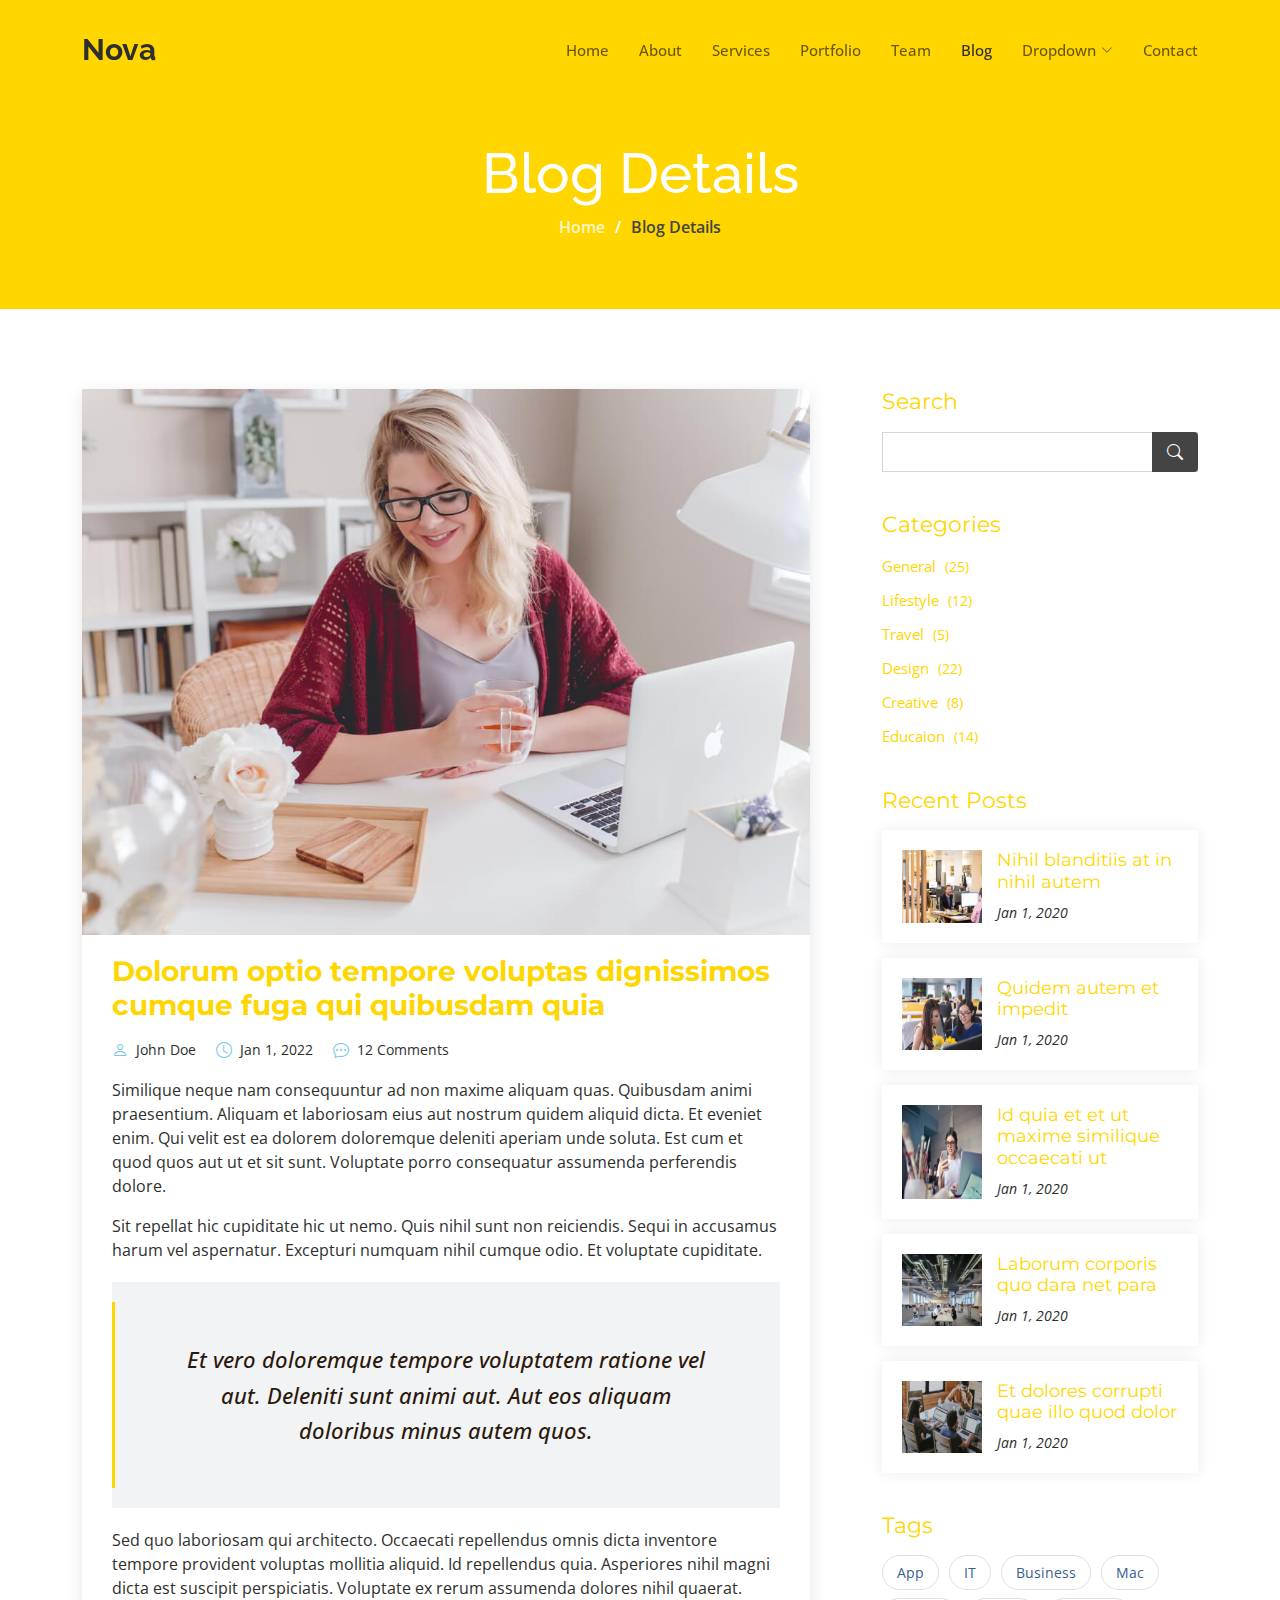
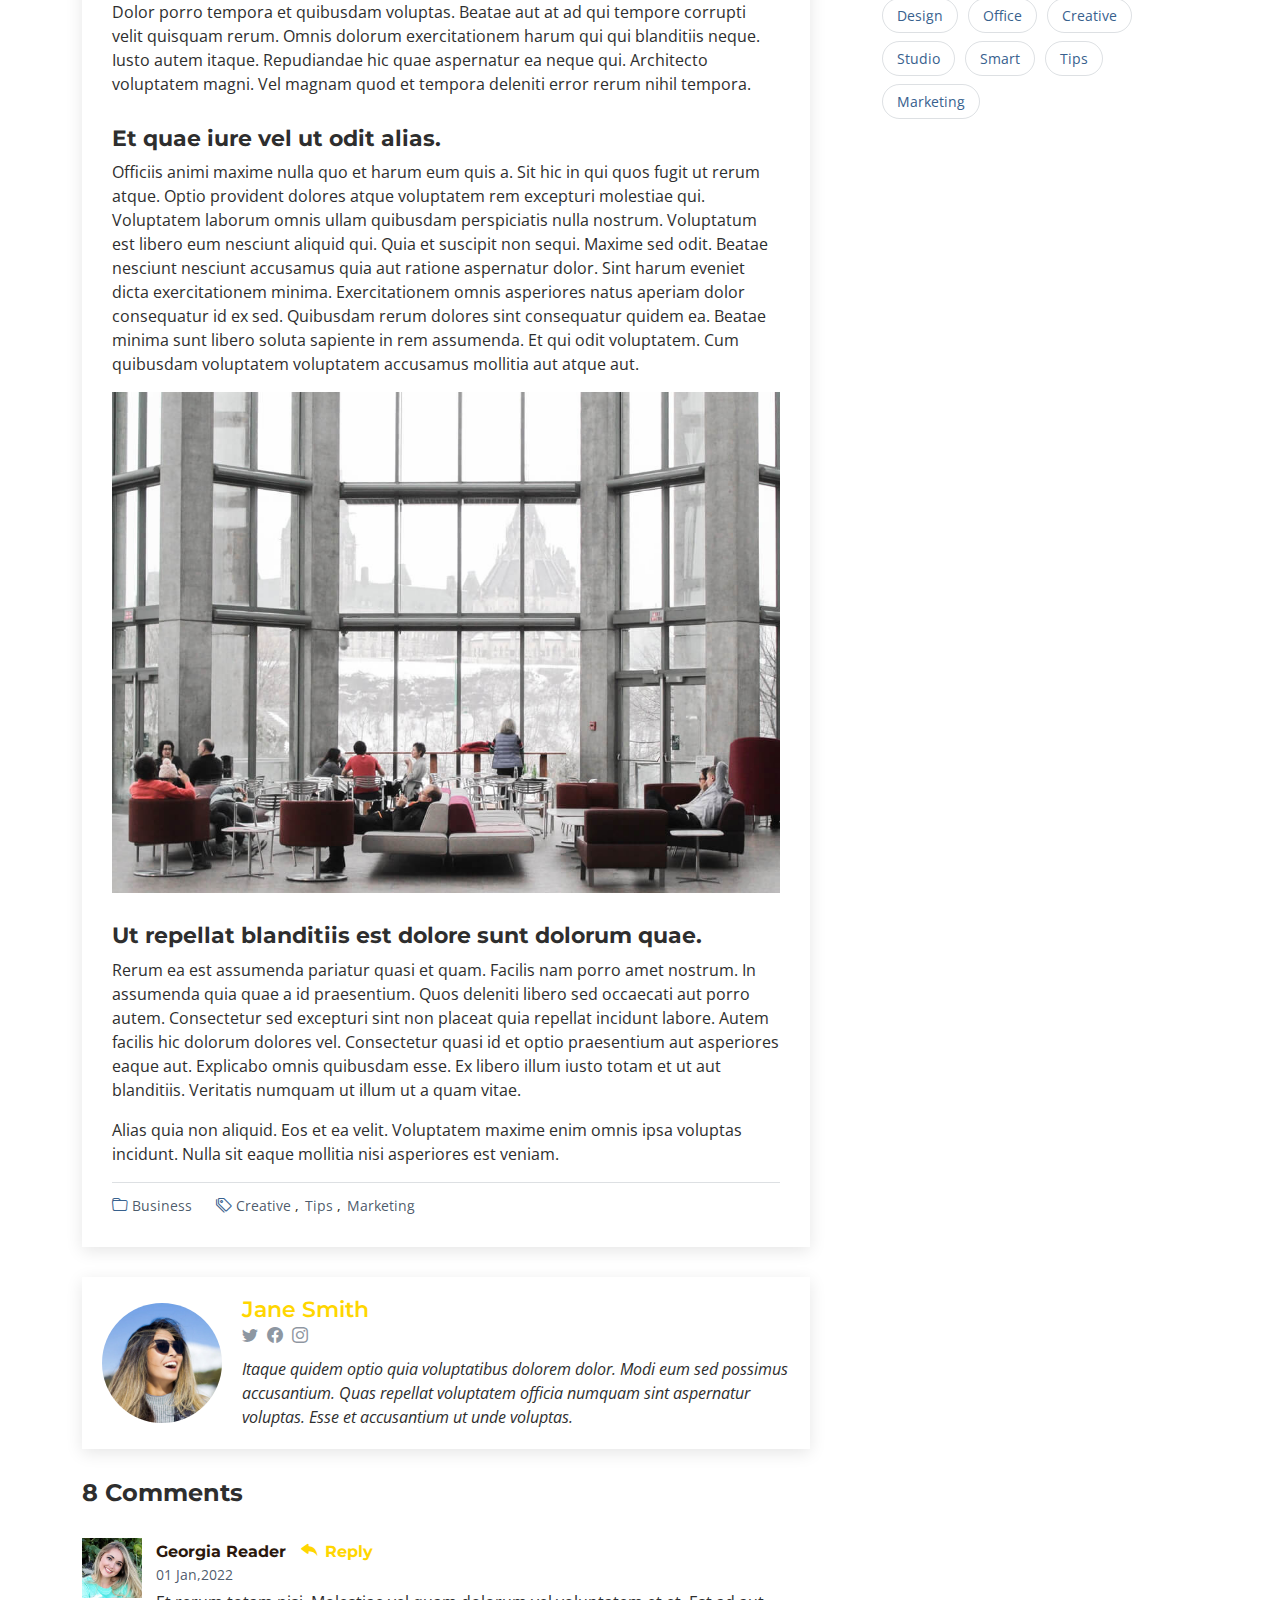
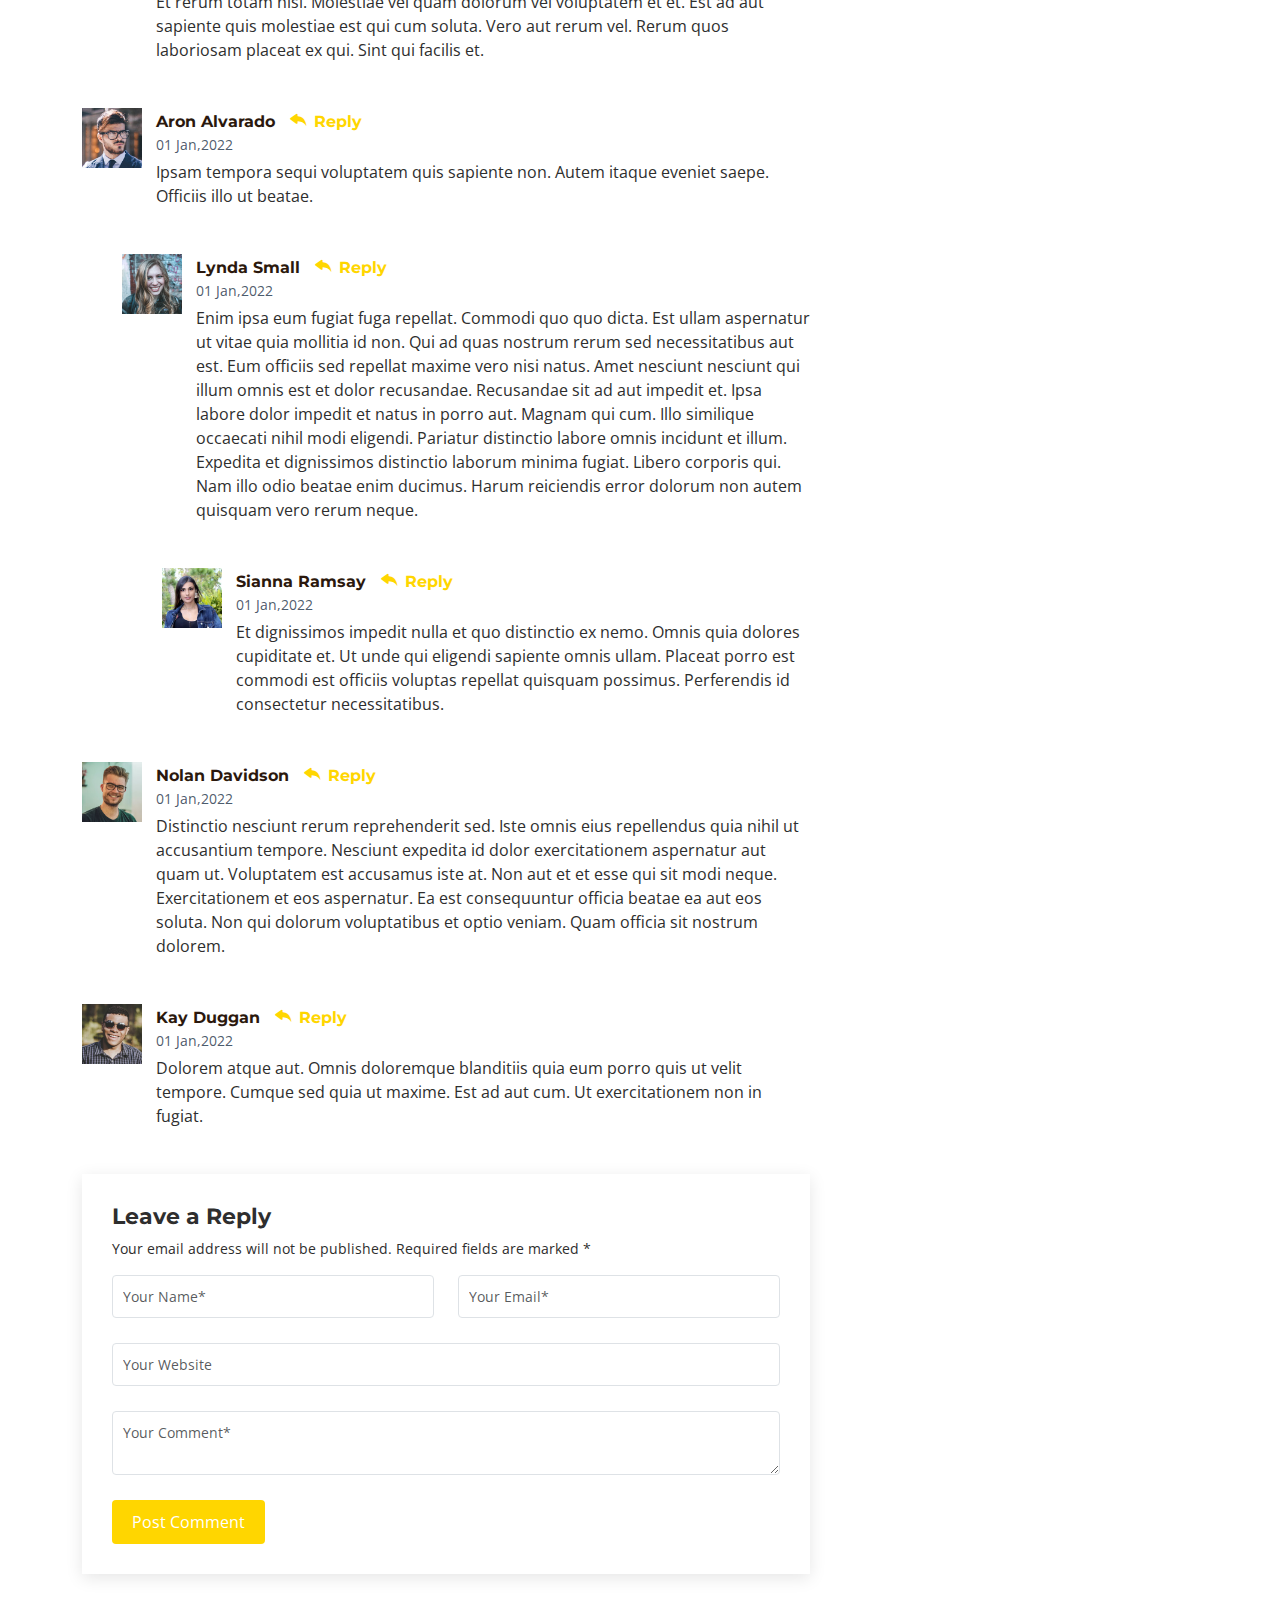
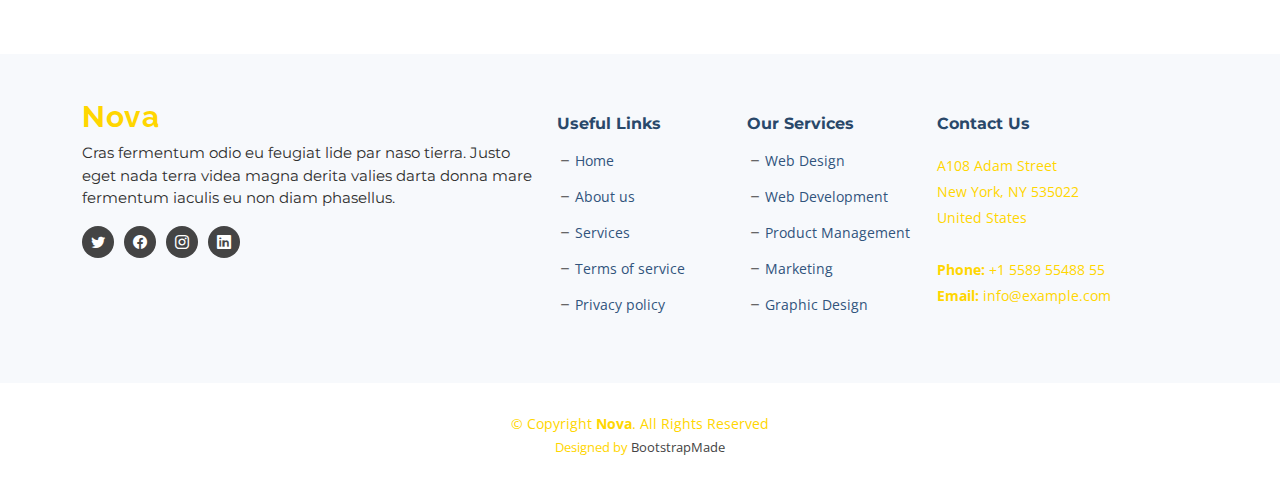
<file: blog-details.html>
<!DOCTYPE html>
<html lang="en">

<head>
  <meta charset="utf-8">
  <meta content="width=device-width, initial-scale=1.0" name="viewport">

  <title>Nova Bootstrap Template - Blog</title>
  <meta content="" name="description">
  <meta content="" name="keywords">

  <!-- Favicons -->
  <link href="assets/img/favicon.png" rel="icon">
  <link href="assets/img/apple-touch-icon.png" rel="apple-touch-icon">

  <!-- Google Fonts -->
  <link rel="preconnect" href="https://fonts.googleapis.com">
  <link rel="preconnect" href="https://fonts.gstatic.com" crossorigin>
  <link href="https://fonts.googleapis.com/css2?family=Open+Sans:ital,wght@0,300;0,400;0,500;0,600;0,700;1,300;1,400;1,600;1,700&family=Montserrat:ital,wght@0,300;0,400;0,500;0,600;0,700;1,300;1,400;1,500;1,600;1,700&family=Raleway:ital,wght@0,300;0,400;0,500;0,600;0,700;1,300;1,400;1,500;1,600;1,700&display=swap" rel="stylesheet">

  <!-- Vendor CSS Files -->
  <link href="assets/vendor/bootstrap/css/bootstrap.min.css" rel="stylesheet">
  <link href="assets/vendor/bootstrap-icons/bootstrap-icons.css" rel="stylesheet">
  <link href="assets/vendor/aos/aos.css" rel="stylesheet">
  <link href="assets/vendor/glightbox/css/glightbox.min.css" rel="stylesheet">
  <link href="assets/vendor/swiper/swiper-bundle.min.css" rel="stylesheet">
  <link href="assets/vendor/remixicon/remixicon.css" rel="stylesheet">

  <!-- Template Main CSS File -->
  <link href="assets/css/main.css" rel="stylesheet">

  <!-- =======================================================
  * Template Name: Nova
  * Updated: Sep 18 2023 with Bootstrap v5.3.2
  * Template URL: https://bootstrapmade.com/nova-bootstrap-business-template/
  * Author: BootstrapMade.com
  * License: https://bootstrapmade.com/license/
  ======================================================== -->
</head>

<body class="page-blog">

  <!-- ======= Header ======= -->
  <header id="header" class="header d-flex align-items-center fixed-top">
    <div class="container-fluid container-xl d-flex align-items-center justify-content-between">

      <a href="index.html" class="logo d-flex align-items-center">
        <!-- Uncomment the line below if you also wish to use an image logo -->
        <!-- <img src="assets/img/logo.png" alt=""> -->
        <h1 class="d-flex align-items-center">Nova</h1>
      </a>

      <i class="mobile-nav-toggle mobile-nav-show bi bi-list"></i>
      <i class="mobile-nav-toggle mobile-nav-hide d-none bi bi-x"></i>

      <nav id="navbar" class="navbar">
        <ul>
          <li><a href="index.html">Home</a></li>
          <li><a href="about.html">About</a></li>
          <li><a href="services.html">Services</a></li>
          <li><a href="portfolio.html">Portfolio</a></li>
          <li><a href="team.html">Team</a></li>
          <li><a href="blog.html" class="active">Blog</a></li>
          <li class="dropdown"><a href="#"><span>Dropdown</span> <i class="bi bi-chevron-down dropdown-indicator"></i></a>
            <ul>
              <li><a href="#">Dropdown 1</a></li>
              <li class="dropdown"><a href="#"><span>Deep Dropdown</span> <i class="bi bi-chevron-down dropdown-indicator"></i></a>
                <ul>
                  <li><a href="#">Deep Dropdown 1</a></li>
                  <li><a href="#">Deep Dropdown 2</a></li>
                  <li><a href="#">Deep Dropdown 3</a></li>
                  <li><a href="#">Deep Dropdown 4</a></li>
                  <li><a href="#">Deep Dropdown 5</a></li>
                </ul>
              </li>
              <li><a href="#">Dropdown 2</a></li>
              <li><a href="#">Dropdown 3</a></li>
              <li><a href="#">Dropdown 4</a></li>
            </ul>
          </li>
          <li><a href="contact.html">Contact</a></li>
        </ul>
      </nav><!-- .navbar -->

    </div>
  </header><!-- End Header -->

  <main id="main">

    <!-- ======= Breadcrumbs ======= -->
    <div class="breadcrumbs d-flex align-items-center" style="background-image: url('assets/img/blog-header.jpg');">
      <div class="container position-relative d-flex flex-column align-items-center">

        <h2>Blog Details</h2>
        <ol>
          <li><a href="index.html">Home</a></li>
          <li>Blog Details</li>
        </ol>

      </div>
    </div><!-- End Breadcrumbs -->

    <!-- ======= Blog Details Section ======= -->
    <section id="blog" class="blog">
      <div class="container" data-aos="fade-up">

        <div class="row g-5">

          <div class="col-lg-8" data-aos="fade-up" data-aos-delay="200">

            <article class="blog-details">

              <div class="post-img">
                <img src="assets/img/blog/blog-1.jpg" alt="" class="img-fluid">
              </div>

              <h2 class="title">Dolorum optio tempore voluptas dignissimos cumque fuga qui quibusdam quia</h2>

              <div class="meta-top">
                <ul>
                  <li class="d-flex align-items-center"><i class="bi bi-person"></i> <a href="blog-details.html">John Doe</a></li>
                  <li class="d-flex align-items-center"><i class="bi bi-clock"></i> <a href="blog-details.html"><time datetime="2020-01-01">Jan 1, 2022</time></a></li>
                  <li class="d-flex align-items-center"><i class="bi bi-chat-dots"></i> <a href="blog-details.html">12 Comments</a></li>
                </ul>
              </div><!-- End meta top -->

              <div class="content">
                <p>
                  Similique neque nam consequuntur ad non maxime aliquam quas. Quibusdam animi praesentium. Aliquam et laboriosam eius aut nostrum quidem aliquid dicta.
                  Et eveniet enim. Qui velit est ea dolorem doloremque deleniti aperiam unde soluta. Est cum et quod quos aut ut et sit sunt. Voluptate porro consequatur assumenda perferendis dolore.
                </p>

                <p>
                  Sit repellat hic cupiditate hic ut nemo. Quis nihil sunt non reiciendis. Sequi in accusamus harum vel aspernatur. Excepturi numquam nihil cumque odio. Et voluptate cupiditate.
                </p>

                <blockquote>
                  <p>
                    Et vero doloremque tempore voluptatem ratione vel aut. Deleniti sunt animi aut. Aut eos aliquam doloribus minus autem quos.
                  </p>
                </blockquote>

                <p>
                  Sed quo laboriosam qui architecto. Occaecati repellendus omnis dicta inventore tempore provident voluptas mollitia aliquid. Id repellendus quia. Asperiores nihil magni dicta est suscipit perspiciatis. Voluptate ex rerum assumenda dolores nihil quaerat.
                  Dolor porro tempora et quibusdam voluptas. Beatae aut at ad qui tempore corrupti velit quisquam rerum. Omnis dolorum exercitationem harum qui qui blanditiis neque.
                  Iusto autem itaque. Repudiandae hic quae aspernatur ea neque qui. Architecto voluptatem magni. Vel magnam quod et tempora deleniti error rerum nihil tempora.
                </p>

                <h3>Et quae iure vel ut odit alias.</h3>
                <p>
                  Officiis animi maxime nulla quo et harum eum quis a. Sit hic in qui quos fugit ut rerum atque. Optio provident dolores atque voluptatem rem excepturi molestiae qui. Voluptatem laborum omnis ullam quibusdam perspiciatis nulla nostrum. Voluptatum est libero eum nesciunt aliquid qui.
                  Quia et suscipit non sequi. Maxime sed odit. Beatae nesciunt nesciunt accusamus quia aut ratione aspernatur dolor. Sint harum eveniet dicta exercitationem minima. Exercitationem omnis asperiores natus aperiam dolor consequatur id ex sed. Quibusdam rerum dolores sint consequatur quidem ea.
                  Beatae minima sunt libero soluta sapiente in rem assumenda. Et qui odit voluptatem. Cum quibusdam voluptatem voluptatem accusamus mollitia aut atque aut.
                </p>
                <img src="assets/img/blog/blog-inside-post.jpg" class="img-fluid" alt="">

                <h3>Ut repellat blanditiis est dolore sunt dolorum quae.</h3>
                <p>
                  Rerum ea est assumenda pariatur quasi et quam. Facilis nam porro amet nostrum. In assumenda quia quae a id praesentium. Quos deleniti libero sed occaecati aut porro autem. Consectetur sed excepturi sint non placeat quia repellat incidunt labore. Autem facilis hic dolorum dolores vel.
                  Consectetur quasi id et optio praesentium aut asperiores eaque aut. Explicabo omnis quibusdam esse. Ex libero illum iusto totam et ut aut blanditiis. Veritatis numquam ut illum ut a quam vitae.
                </p>
                <p>
                  Alias quia non aliquid. Eos et ea velit. Voluptatem maxime enim omnis ipsa voluptas incidunt. Nulla sit eaque mollitia nisi asperiores est veniam.
                </p>

              </div><!-- End post content -->

              <div class="meta-bottom">
                <i class="bi bi-folder"></i>
                <ul class="cats">
                  <li><a href="#">Business</a></li>
                </ul>

                <i class="bi bi-tags"></i>
                <ul class="tags">
                  <li><a href="#">Creative</a></li>
                  <li><a href="#">Tips</a></li>
                  <li><a href="#">Marketing</a></li>
                </ul>
              </div><!-- End meta bottom -->

            </article><!-- End blog post -->

            <div class="post-author d-flex align-items-center">
              <img src="assets/img/blog/blog-author.jpg" class="rounded-circle flex-shrink-0" alt="">
              <div>
                <h4>Jane Smith</h4>
                <div class="social-links">
                  <a href="https://twitters.com/#"><i class="bi bi-twitter"></i></a>
                  <a href="https://facebook.com/#"><i class="bi bi-facebook"></i></a>
                  <a href="https://instagram.com/#"><i class="biu bi-instagram"></i></a>
                </div>
                <p>
                  Itaque quidem optio quia voluptatibus dolorem dolor. Modi eum sed possimus accusantium. Quas repellat voluptatem officia numquam sint aspernatur voluptas. Esse et accusantium ut unde voluptas.
                </p>
              </div>
            </div><!-- End post author -->

            <div class="comments">

              <h4 class="comments-count">8 Comments</h4>

              <div id="comment-1" class="comment">
                <div class="d-flex">
                  <div class="comment-img"><img src="assets/img/blog/comments-1.jpg" alt=""></div>
                  <div>
                    <h5><a href="">Georgia Reader</a> <a href="#" class="reply"><i class="bi bi-reply-fill"></i> Reply</a></h5>
                    <time datetime="2020-01-01">01 Jan,2022</time>
                    <p>
                      Et rerum totam nisi. Molestiae vel quam dolorum vel voluptatem et et. Est ad aut sapiente quis molestiae est qui cum soluta.
                      Vero aut rerum vel. Rerum quos laboriosam placeat ex qui. Sint qui facilis et.
                    </p>
                  </div>
                </div>
              </div><!-- End comment #1 -->

              <div id="comment-2" class="comment">
                <div class="d-flex">
                  <div class="comment-img"><img src="assets/img/blog/comments-2.jpg" alt=""></div>
                  <div>
                    <h5><a href="">Aron Alvarado</a> <a href="#" class="reply"><i class="bi bi-reply-fill"></i> Reply</a></h5>
                    <time datetime="2020-01-01">01 Jan,2022</time>
                    <p>
                      Ipsam tempora sequi voluptatem quis sapiente non. Autem itaque eveniet saepe. Officiis illo ut beatae.
                    </p>
                  </div>
                </div>

                <div id="comment-reply-1" class="comment comment-reply">
                  <div class="d-flex">
                    <div class="comment-img"><img src="assets/img/blog/comments-3.jpg" alt=""></div>
                    <div>
                      <h5><a href="">Lynda Small</a> <a href="#" class="reply"><i class="bi bi-reply-fill"></i> Reply</a></h5>
                      <time datetime="2020-01-01">01 Jan,2022</time>
                      <p>
                        Enim ipsa eum fugiat fuga repellat. Commodi quo quo dicta. Est ullam aspernatur ut vitae quia mollitia id non. Qui ad quas nostrum rerum sed necessitatibus aut est. Eum officiis sed repellat maxime vero nisi natus. Amet nesciunt nesciunt qui illum omnis est et dolor recusandae.

                        Recusandae sit ad aut impedit et. Ipsa labore dolor impedit et natus in porro aut. Magnam qui cum. Illo similique occaecati nihil modi eligendi. Pariatur distinctio labore omnis incidunt et illum. Expedita et dignissimos distinctio laborum minima fugiat.

                        Libero corporis qui. Nam illo odio beatae enim ducimus. Harum reiciendis error dolorum non autem quisquam vero rerum neque.
                      </p>
                    </div>
                  </div>

                  <div id="comment-reply-2" class="comment comment-reply">
                    <div class="d-flex">
                      <div class="comment-img"><img src="assets/img/blog/comments-4.jpg" alt=""></div>
                      <div>
                        <h5><a href="">Sianna Ramsay</a> <a href="#" class="reply"><i class="bi bi-reply-fill"></i> Reply</a></h5>
                        <time datetime="2020-01-01">01 Jan,2022</time>
                        <p>
                          Et dignissimos impedit nulla et quo distinctio ex nemo. Omnis quia dolores cupiditate et. Ut unde qui eligendi sapiente omnis ullam. Placeat porro est commodi est officiis voluptas repellat quisquam possimus. Perferendis id consectetur necessitatibus.
                        </p>
                      </div>
                    </div>

                  </div><!-- End comment reply #2-->

                </div><!-- End comment reply #1-->

              </div><!-- End comment #2-->

              <div id="comment-3" class="comment">
                <div class="d-flex">
                  <div class="comment-img"><img src="assets/img/blog/comments-5.jpg" alt=""></div>
                  <div>
                    <h5><a href="">Nolan Davidson</a> <a href="#" class="reply"><i class="bi bi-reply-fill"></i> Reply</a></h5>
                    <time datetime="2020-01-01">01 Jan,2022</time>
                    <p>
                      Distinctio nesciunt rerum reprehenderit sed. Iste omnis eius repellendus quia nihil ut accusantium tempore. Nesciunt expedita id dolor exercitationem aspernatur aut quam ut. Voluptatem est accusamus iste at.
                      Non aut et et esse qui sit modi neque. Exercitationem et eos aspernatur. Ea est consequuntur officia beatae ea aut eos soluta. Non qui dolorum voluptatibus et optio veniam. Quam officia sit nostrum dolorem.
                    </p>
                  </div>
                </div>

              </div><!-- End comment #3 -->

              <div id="comment-4" class="comment">
                <div class="d-flex">
                  <div class="comment-img"><img src="assets/img/blog/comments-6.jpg" alt=""></div>
                  <div>
                    <h5><a href="">Kay Duggan</a> <a href="#" class="reply"><i class="bi bi-reply-fill"></i> Reply</a></h5>
                    <time datetime="2020-01-01">01 Jan,2022</time>
                    <p>
                      Dolorem atque aut. Omnis doloremque blanditiis quia eum porro quis ut velit tempore. Cumque sed quia ut maxime. Est ad aut cum. Ut exercitationem non in fugiat.
                    </p>
                  </div>
                </div>

              </div><!-- End comment #4 -->

              <div class="reply-form">

                <h4>Leave a Reply</h4>
                <p>Your email address will not be published. Required fields are marked * </p>
                <form action="">
                  <div class="row">
                    <div class="col-md-6 form-group">
                      <input name="name" type="text" class="form-control" placeholder="Your Name*">
                    </div>
                    <div class="col-md-6 form-group">
                      <input name="email" type="text" class="form-control" placeholder="Your Email*">
                    </div>
                  </div>
                  <div class="row">
                    <div class="col form-group">
                      <input name="website" type="text" class="form-control" placeholder="Your Website">
                    </div>
                  </div>
                  <div class="row">
                    <div class="col form-group">
                      <textarea name="comment" class="form-control" placeholder="Your Comment*"></textarea>
                    </div>
                  </div>
                  <button type="submit" class="btn btn-primary">Post Comment</button>

                </form>

              </div>

            </div><!-- End blog comments -->

          </div>

          <div class="col-lg-4" data-aos="fade-up" data-aos-delay="400">

            <div class="sidebar ps-lg-4">

              <div class="sidebar-item search-form">
                <h3 class="sidebar-title">Search</h3>
                <form action="" class="mt-3">
                  <input type="text">
                  <button type="submit"><i class="bi bi-search"></i></button>
                </form>
              </div><!-- End sidebar search formn-->

              <div class="sidebar-item categories">
                <h3 class="sidebar-title">Categories</h3>
                <ul class="mt-3">
                  <li><a href="#">General <span>(25)</span></a></li>
                  <li><a href="#">Lifestyle <span>(12)</span></a></li>
                  <li><a href="#">Travel <span>(5)</span></a></li>
                  <li><a href="#">Design <span>(22)</span></a></li>
                  <li><a href="#">Creative <span>(8)</span></a></li>
                  <li><a href="#">Educaion <span>(14)</span></a></li>
                </ul>
              </div><!-- End sidebar categories-->

              <div class="sidebar-item recent-posts">
                <h3 class="sidebar-title">Recent Posts</h3>

                <div class="mt-3">

                  <div class="post-item mt-3">
                    <img src="assets/img/blog/blog-recent-1.jpg" alt="" class="flex-shrink-0">
                    <div>
                      <h4><a href="blog-post.html">Nihil blanditiis at in nihil autem</a></h4>
                      <time datetime="2020-01-01">Jan 1, 2020</time>
                    </div>
                  </div><!-- End recent post item-->

                  <div class="post-item">
                    <img src="assets/img/blog/blog-recent-2.jpg" alt="" class="flex-shrink-0">
                    <div>
                      <h4><a href="blog-post.html">Quidem autem et impedit</a></h4>
                      <time datetime="2020-01-01">Jan 1, 2020</time>
                    </div>
                  </div><!-- End recent post item-->

                  <div class="post-item">
                    <img src="assets/img/blog/blog-recent-3.jpg" alt="" class="flex-shrink-0">
                    <div>
                      <h4><a href="blog-post.html">Id quia et et ut maxime similique occaecati ut</a></h4>
                      <time datetime="2020-01-01">Jan 1, 2020</time>
                    </div>
                  </div><!-- End recent post item-->

                  <div class="post-item">
                    <img src="assets/img/blog/blog-recent-4.jpg" alt="" class="flex-shrink-0">
                    <div>
                      <h4><a href="blog-post.html">Laborum corporis quo dara net para</a></h4>
                      <time datetime="2020-01-01">Jan 1, 2020</time>
                    </div>
                  </div><!-- End recent post item-->

                  <div class="post-item">
                    <img src="assets/img/blog/blog-recent-5.jpg" alt="" class="flex-shrink-0">
                    <div>
                      <h4><a href="blog-post.html">Et dolores corrupti quae illo quod dolor</a></h4>
                      <time datetime="2020-01-01">Jan 1, 2020</time>
                    </div>
                  </div><!-- End recent post item-->

                </div>

              </div><!-- End sidebar recent posts-->

              <div class="sidebar-item tags">
                <h3 class="sidebar-title">Tags</h3>
                <ul class="mt-3">
                  <li><a href="#">App</a></li>
                  <li><a href="#">IT</a></li>
                  <li><a href="#">Business</a></li>
                  <li><a href="#">Mac</a></li>
                  <li><a href="#">Design</a></li>
                  <li><a href="#">Office</a></li>
                  <li><a href="#">Creative</a></li>
                  <li><a href="#">Studio</a></li>
                  <li><a href="#">Smart</a></li>
                  <li><a href="#">Tips</a></li>
                  <li><a href="#">Marketing</a></li>
                </ul>
              </div><!-- End sidebar tags-->

            </div><!-- End Blog Sidebar -->

          </div>
        </div>

      </div>
    </section><!-- End Blog Details Section -->

  </main><!-- End #main -->

  <!-- ======= Footer ======= -->
  <footer id="footer" class="footer">

    <div class="footer-content">
      <div class="container">
        <div class="row gy-4">
          <div class="col-lg-5 col-md-12 footer-info">
            <a href="index.html" class="logo d-flex align-items-center">
              <span>Nova</span>
            </a>
            <p>Cras fermentum odio eu feugiat lide par naso tierra. Justo eget nada terra videa magna derita valies darta donna mare fermentum iaculis eu non diam phasellus.</p>
            <div class="social-links d-flex  mt-3">
              <a href="#" class="twitter"><i class="bi bi-twitter"></i></a>
              <a href="#" class="facebook"><i class="bi bi-facebook"></i></a>
              <a href="#" class="instagram"><i class="bi bi-instagram"></i></a>
              <a href="#" class="linkedin"><i class="bi bi-linkedin"></i></a>
            </div>
          </div>

          <div class="col-lg-2 col-6 footer-links">
            <h4>Useful Links</h4>
            <ul>
              <li><i class="bi bi-dash"></i> <a href="#">Home</a></li>
              <li><i class="bi bi-dash"></i> <a href="#">About us</a></li>
              <li><i class="bi bi-dash"></i> <a href="#">Services</a></li>
              <li><i class="bi bi-dash"></i> <a href="#">Terms of service</a></li>
              <li><i class="bi bi-dash"></i> <a href="#">Privacy policy</a></li>
            </ul>
          </div>

          <div class="col-lg-2 col-6 footer-links">
            <h4>Our Services</h4>
            <ul>
              <li><i class="bi bi-dash"></i> <a href="#">Web Design</a></li>
              <li><i class="bi bi-dash"></i> <a href="#">Web Development</a></li>
              <li><i class="bi bi-dash"></i> <a href="#">Product Management</a></li>
              <li><i class="bi bi-dash"></i> <a href="#">Marketing</a></li>
              <li><i class="bi bi-dash"></i> <a href="#">Graphic Design</a></li>
            </ul>
          </div>

          <div class="col-lg-3 col-md-12 footer-contact text-center text-md-start">
            <h4>Contact Us</h4>
            <p>
              A108 Adam Street <br>
              New York, NY 535022<br>
              United States <br><br>
              <strong>Phone:</strong> +1 5589 55488 55<br>
              <strong>Email:</strong> info@example.com<br>
            </p>

          </div>

        </div>
      </div>
    </div>

    <div class="footer-legal">
      <div class="container">
        <div class="copyright">
          &copy; Copyright <strong><span>Nova</span></strong>. All Rights Reserved
        </div>
        <div class="credits">
          <!-- All the links in the footer should remain intact. -->
          <!-- You can delete the links only if you purchased the pro version. -->
          <!-- Licensing information: https://bootstrapmade.com/license/ -->
          <!-- Purchase the pro version with working PHP/AJAX contact form: https://bootstrapmade.com/nova-bootstrap-business-template/ -->
          Designed by <a href="https://bootstrapmade.com/">BootstrapMade</a>
        </div>
      </div>
    </div>
  </footer><!-- End Footer --><!-- End Footer -->

  <a href="#" class="scroll-top d-flex align-items-center justify-content-center"><i class="bi bi-arrow-up-short"></i></a>

  <div id="preloader"></div>

  <!-- Vendor JS Files -->
  <script src="assets/vendor/bootstrap/js/bootstrap.bundle.min.js"></script>
  <script src="assets/vendor/aos/aos.js"></script>
  <script src="assets/vendor/glightbox/js/glightbox.min.js"></script>
  <script src="assets/vendor/swiper/swiper-bundle.min.js"></script>
  <script src="assets/vendor/isotope-layout/isotope.pkgd.min.js"></script>
  <script src="assets/vendor/php-email-form/validate.js"></script>

  <!-- Template Main JS File -->
  <script src="assets/js/main.js"></script>

</body>

</html>
</file>
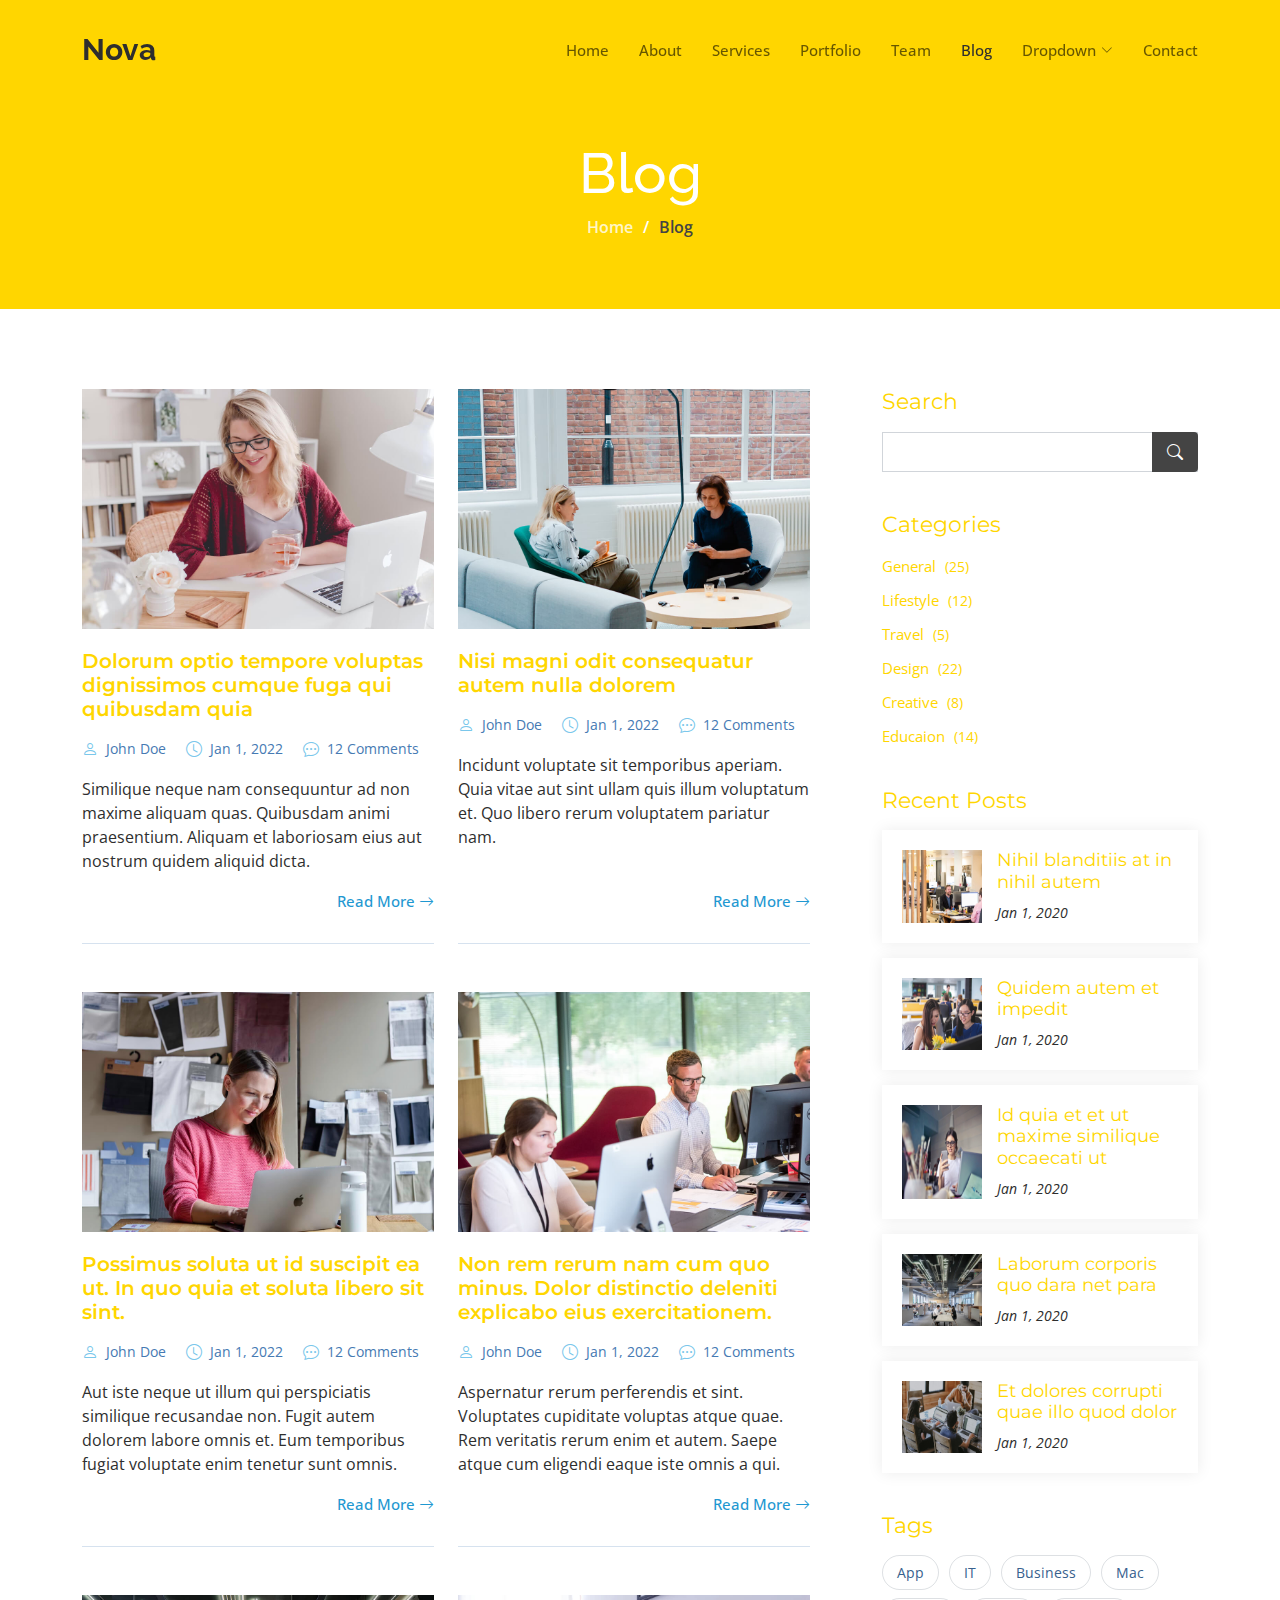
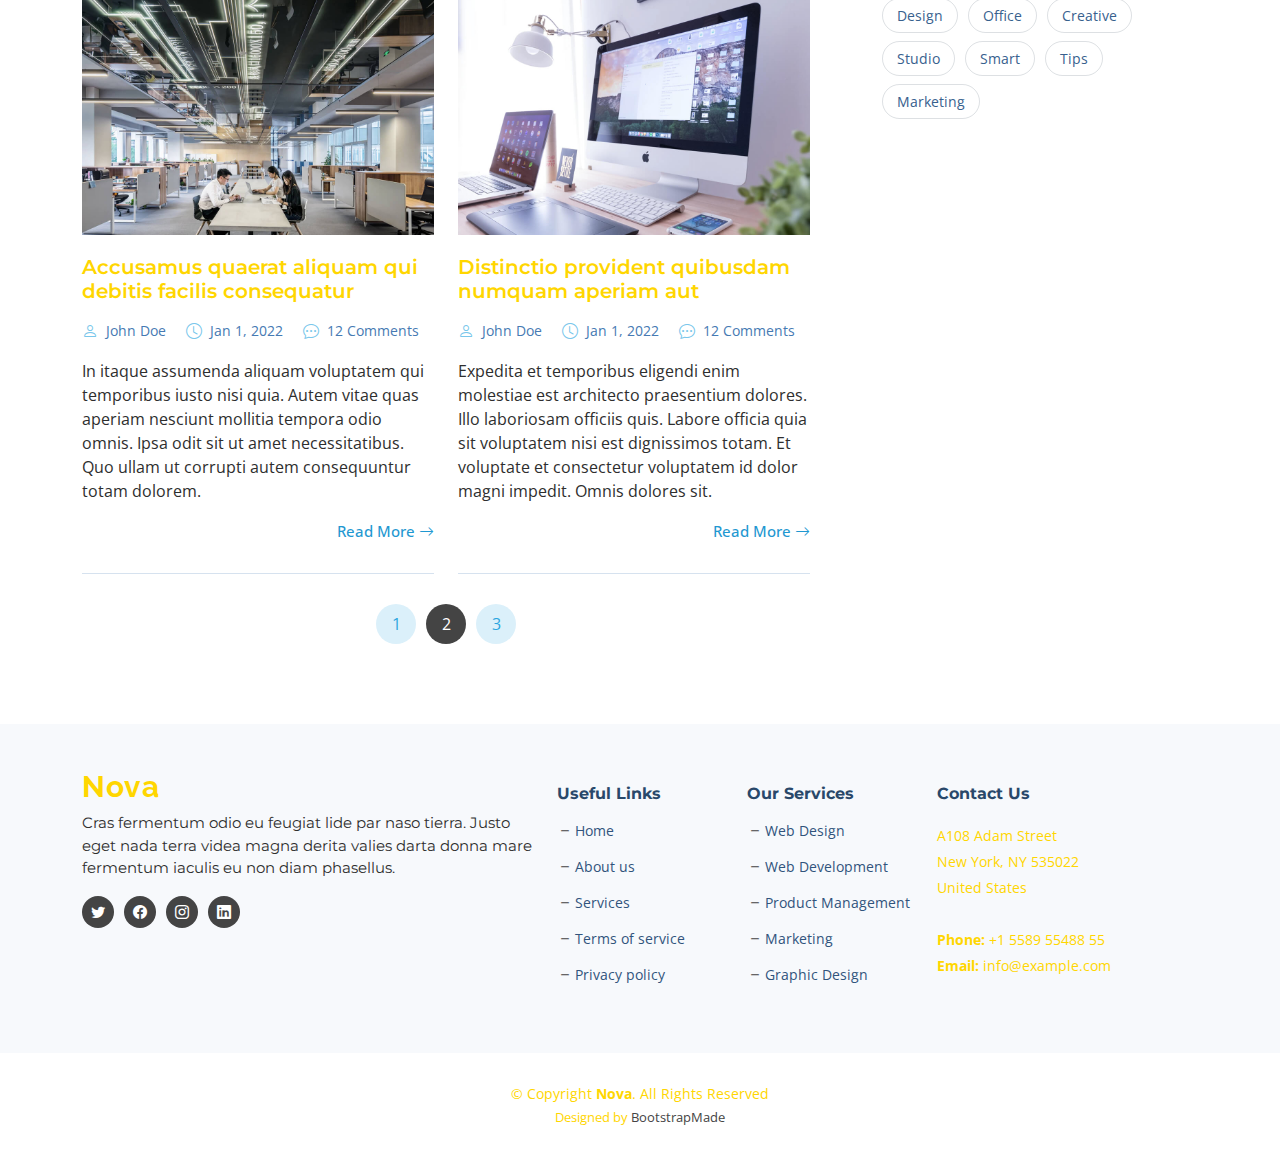
<file: blog.html>
<!DOCTYPE html>
<html lang="en">

<head>
  <meta charset="utf-8">
  <meta content="width=device-width, initial-scale=1.0" name="viewport">

  <title>Nova Bootstrap Template - Blog</title>
  <meta content="" name="description">
  <meta content="" name="keywords">

  <!-- Favicons -->
  <link href="assets/img/favicon.png" rel="icon">
  <link href="assets/img/apple-touch-icon.png" rel="apple-touch-icon">

  <!-- Google Fonts -->
  <link rel="preconnect" href="https://fonts.googleapis.com">
  <link rel="preconnect" href="https://fonts.gstatic.com" crossorigin>
  <link href="https://fonts.googleapis.com/css2?family=Open+Sans:ital,wght@0,300;0,400;0,500;0,600;0,700;1,300;1,400;1,600;1,700&family=Montserrat:ital,wght@0,300;0,400;0,500;0,600;0,700;1,300;1,400;1,500;1,600;1,700&family=Raleway:ital,wght@0,300;0,400;0,500;0,600;0,700;1,300;1,400;1,500;1,600;1,700&display=swap" rel="stylesheet">

  <!-- Vendor CSS Files -->
  <link href="assets/vendor/bootstrap/css/bootstrap.min.css" rel="stylesheet">
  <link href="assets/vendor/bootstrap-icons/bootstrap-icons.css" rel="stylesheet">
  <link href="assets/vendor/aos/aos.css" rel="stylesheet">
  <link href="assets/vendor/glightbox/css/glightbox.min.css" rel="stylesheet">
  <link href="assets/vendor/swiper/swiper-bundle.min.css" rel="stylesheet">
  <link href="assets/vendor/remixicon/remixicon.css" rel="stylesheet">

  <!-- Template Main CSS File -->
  <link href="assets/css/main.css" rel="stylesheet">

  <!-- =======================================================
  * Template Name: Nova
  * Updated: Sep 18 2023 with Bootstrap v5.3.2
  * Template URL: https://bootstrapmade.com/nova-bootstrap-business-template/
  * Author: BootstrapMade.com
  * License: https://bootstrapmade.com/license/
  ======================================================== -->
</head>

<body class="page-blog">

  <!-- ======= Header ======= -->
  <header id="header" class="header d-flex align-items-center fixed-top">
    <div class="container-fluid container-xl d-flex align-items-center justify-content-between">

      <a href="index.html" class="logo d-flex align-items-center">
        <!-- Uncomment the line below if you also wish to use an image logo -->
        <!-- <img src="assets/img/logo.png" alt=""> -->
        <h1 class="d-flex align-items-center">Nova</h1>
      </a>

      <i class="mobile-nav-toggle mobile-nav-show bi bi-list"></i>
      <i class="mobile-nav-toggle mobile-nav-hide d-none bi bi-x"></i>

      <nav id="navbar" class="navbar">
        <ul>
          <li><a href="index.html">Home</a></li>
          <li><a href="about.html">About</a></li>
          <li><a href="services.html">Services</a></li>
          <li><a href="portfolio.html">Portfolio</a></li>
          <li><a href="team.html">Team</a></li>
          <li><a href="blog.html" class="active">Blog</a></li>
          <li class="dropdown"><a href="#"><span>Dropdown</span> <i class="bi bi-chevron-down dropdown-indicator"></i></a>
            <ul>
              <li><a href="#">Dropdown 1</a></li>
              <li class="dropdown"><a href="#"><span>Deep Dropdown</span> <i class="bi bi-chevron-down dropdown-indicator"></i></a>
                <ul>
                  <li><a href="#">Deep Dropdown 1</a></li>
                  <li><a href="#">Deep Dropdown 2</a></li>
                  <li><a href="#">Deep Dropdown 3</a></li>
                  <li><a href="#">Deep Dropdown 4</a></li>
                  <li><a href="#">Deep Dropdown 5</a></li>
                </ul>
              </li>
              <li><a href="#">Dropdown 2</a></li>
              <li><a href="#">Dropdown 3</a></li>
              <li><a href="#">Dropdown 4</a></li>
            </ul>
          </li>
          <li><a href="contact.html">Contact</a></li>
        </ul>
      </nav><!-- .navbar -->

    </div>
  </header><!-- End Header -->

  <main id="main">

    <!-- ======= Breadcrumbs ======= -->
    <div class="breadcrumbs d-flex align-items-center" style="background-image: url('assets/img/blog-header.jpg');">
      <div class="container position-relative d-flex flex-column align-items-center">

        <h2>Blog</h2>
        <ol>
          <li><a href="index.html">Home</a></li>
          <li>Blog</li>
        </ol>

      </div>
    </div><!-- End Breadcrumbs -->

    <!-- ======= Blog Section ======= -->
    <section id="blog" class="blog">
      <div class="container" data-aos="fade-up">

        <div class="row g-5">

          <div class="col-lg-8" data-aos="fade-up" data-aos-delay="200">

            <div class="row gy-5 posts-list">

              <div class="col-lg-6">
                <article class="d-flex flex-column">

                  <div class="post-img">
                    <img src="assets/img/blog/blog-1.jpg" alt="" class="img-fluid">
                  </div>

                  <h2 class="title">
                    <a href="blog-details.html">Dolorum optio tempore voluptas dignissimos cumque fuga qui quibusdam quia</a>
                  </h2>

                  <div class="meta-top">
                    <ul>
                      <li class="d-flex align-items-center"><i class="bi bi-person"></i> <a href="blog-details.html">John Doe</a></li>
                      <li class="d-flex align-items-center"><i class="bi bi-clock"></i> <a href="blog-details.html"><time datetime="2022-01-01">Jan 1, 2022</time></a></li>
                      <li class="d-flex align-items-center"><i class="bi bi-chat-dots"></i> <a href="blog-details.html">12 Comments</a></li>
                    </ul>
                  </div>

                  <div class="content">
                    <p>
                      Similique neque nam consequuntur ad non maxime aliquam quas. Quibusdam animi praesentium. Aliquam et laboriosam eius aut nostrum quidem aliquid dicta.
                    </p>
                  </div>

                  <div class="read-more mt-auto align-self-end">
                    <a href="blog-details.html">Read More <i class="bi bi-arrow-right"></i></a>
                  </div>

                </article>
              </div><!-- End post list item -->

              <div class="col-lg-6">
                <article class="d-flex flex-column">

                  <div class="post-img">
                    <img src="assets/img/blog/blog-2.jpg" alt="" class="img-fluid">
                  </div>

                  <h2 class="title">
                    <a href="blog-details.html">Nisi magni odit consequatur autem nulla dolorem</a>
                  </h2>

                  <div class="meta-top">
                    <ul>
                      <li class="d-flex align-items-center"><i class="bi bi-person"></i> <a href="blog-details.html">John Doe</a></li>
                      <li class="d-flex align-items-center"><i class="bi bi-clock"></i> <a href="blog-details.html"><time datetime="2022-01-01">Jan 1, 2022</time></a></li>
                      <li class="d-flex align-items-center"><i class="bi bi-chat-dots"></i> <a href="blog-details.html">12 Comments</a></li>
                    </ul>
                  </div>

                  <div class="content">
                    <p>
                      Incidunt voluptate sit temporibus aperiam. Quia vitae aut sint ullam quis illum voluptatum et. Quo libero rerum voluptatem pariatur nam.
                    </p>
                  </div>

                  <div class="read-more mt-auto align-self-end">
                    <a href="blog-details.html">Read More <i class="bi bi-arrow-right"></i></a>
                  </div>

                </article>
              </div><!-- End post list item -->

              <div class="col-lg-6">
                <article class="d-flex flex-column">

                  <div class="post-img">
                    <img src="assets/img/blog/blog-3.jpg" alt="" class="img-fluid">
                  </div>

                  <h2 class="title">
                    <a href="blog-details.html">Possimus soluta ut id suscipit ea ut. In quo quia et soluta libero sit sint.</a>
                  </h2>

                  <div class="meta-top">
                    <ul>
                      <li class="d-flex align-items-center"><i class="bi bi-person"></i> <a href="blog-details.html">John Doe</a></li>
                      <li class="d-flex align-items-center"><i class="bi bi-clock"></i> <a href="blog-details.html"><time datetime="2022-01-01">Jan 1, 2022</time></a></li>
                      <li class="d-flex align-items-center"><i class="bi bi-chat-dots"></i> <a href="blog-details.html">12 Comments</a></li>
                    </ul>
                  </div>

                  <div class="content">
                    <p>
                      Aut iste neque ut illum qui perspiciatis similique recusandae non. Fugit autem dolorem labore omnis et. Eum temporibus fugiat voluptate enim tenetur sunt omnis.
                    </p>
                  </div>

                  <div class="read-more mt-auto align-self-end">
                    <a href="blog-details.html">Read More <i class="bi bi-arrow-right"></i></a>
                  </div>

                </article>
              </div><!-- End post list item -->

              <div class="col-lg-6">
                <article class="d-flex flex-column">

                  <div class="post-img">
                    <img src="assets/img/blog/blog-4.jpg" alt="" class="img-fluid">
                  </div>

                  <h2 class="title">
                    <a href="blog-details.html">Non rem rerum nam cum quo minus. Dolor distinctio deleniti explicabo eius exercitationem.</a>
                  </h2>

                  <div class="meta-top">
                    <ul>
                      <li class="d-flex align-items-center"><i class="bi bi-person"></i> <a href="blog-details.html">John Doe</a></li>
                      <li class="d-flex align-items-center"><i class="bi bi-clock"></i> <a href="blog-details.html"><time datetime="2022-01-01">Jan 1, 2022</time></a></li>
                      <li class="d-flex align-items-center"><i class="bi bi-chat-dots"></i> <a href="blog-details.html">12 Comments</a></li>
                    </ul>
                  </div>

                  <div class="content">
                    <p>
                      Aspernatur rerum perferendis et sint. Voluptates cupiditate voluptas atque quae. Rem veritatis rerum enim et autem. Saepe atque cum eligendi eaque iste omnis a qui.
                    </p>
                  </div>

                  <div class="read-more mt-auto align-self-end">
                    <a href="blog-details.html">Read More <i class="bi bi-arrow-right"></i></a>
                  </div>

                </article>
              </div><!-- End post list item -->

              <div class="col-lg-6">
                <article class="d-flex flex-column">

                  <div class="post-img">
                    <img src="assets/img/blog/blog-5.jpg" alt="" class="img-fluid">
                  </div>

                  <h2 class="title">
                    <a href="blog-details.html">Accusamus quaerat aliquam qui debitis facilis consequatur</a>
                  </h2>

                  <div class="meta-top">
                    <ul>
                      <li class="d-flex align-items-center"><i class="bi bi-person"></i> <a href="blog-details.html">John Doe</a></li>
                      <li class="d-flex align-items-center"><i class="bi bi-clock"></i> <a href="blog-details.html"><time datetime="2022-01-01">Jan 1, 2022</time></a></li>
                      <li class="d-flex align-items-center"><i class="bi bi-chat-dots"></i> <a href="blog-details.html">12 Comments</a></li>
                    </ul>
                  </div>

                  <div class="content">
                    <p>
                      In itaque assumenda aliquam voluptatem qui temporibus iusto nisi quia. Autem vitae quas aperiam nesciunt mollitia tempora odio omnis. Ipsa odit sit ut amet necessitatibus. Quo ullam ut corrupti autem consequuntur totam dolorem.
                    </p>
                  </div>

                  <div class="read-more mt-auto align-self-end">
                    <a href="blog-details.html">Read More <i class="bi bi-arrow-right"></i></a>
                  </div>

                </article>
              </div><!-- End post list item -->

              <div class="col-lg-6">
                <article class="d-flex flex-column">

                  <div class="post-img">
                    <img src="assets/img/blog/blog-6.jpg" alt="" class="img-fluid">
                  </div>

                  <h2 class="title">
                    <a href="blog-details.html">Distinctio provident quibusdam numquam aperiam aut</a>
                  </h2>

                  <div class="meta-top">
                    <ul>
                      <li class="d-flex align-items-center"><i class="bi bi-person"></i> <a href="blog-details.html">John Doe</a></li>
                      <li class="d-flex align-items-center"><i class="bi bi-clock"></i> <a href="blog-details.html"><time datetime="2022-01-01">Jan 1, 2022</time></a></li>
                      <li class="d-flex align-items-center"><i class="bi bi-chat-dots"></i> <a href="blog-details.html">12 Comments</a></li>
                    </ul>
                  </div>

                  <div class="content">
                    <p>
                      Expedita et temporibus eligendi enim molestiae est architecto praesentium dolores. Illo laboriosam officiis quis. Labore officia quia sit voluptatem nisi est dignissimos totam. Et voluptate et consectetur voluptatem id dolor magni impedit. Omnis dolores sit.
                    </p>
                  </div>

                  <div class="read-more mt-auto align-self-end">
                    <a href="blog-details.html">Read More <i class="bi bi-arrow-right"></i></a>
                  </div>

                </article>
              </div><!-- End post list item -->

            </div><!-- End blog posts list -->

            <div class="blog-pagination">
              <ul class="justify-content-center">
                <li><a href="#">1</a></li>
                <li class="active"><a href="#">2</a></li>
                <li><a href="#">3</a></li>
              </ul>
            </div><!-- End blog pagination -->

          </div>

          <div class="col-lg-4" data-aos="fade-up" data-aos-delay="400">

            <div class="sidebar ps-lg-4">

              <div class="sidebar-item search-form">
                <h3 class="sidebar-title">Search</h3>
                <form action="" class="mt-3">
                  <input type="text">
                  <button type="submit"><i class="bi bi-search"></i></button>
                </form>
              </div><!-- End sidebar search formn-->

              <div class="sidebar-item categories">
                <h3 class="sidebar-title">Categories</h3>
                <ul class="mt-3">
                  <li><a href="#">General <span>(25)</span></a></li>
                  <li><a href="#">Lifestyle <span>(12)</span></a></li>
                  <li><a href="#">Travel <span>(5)</span></a></li>
                  <li><a href="#">Design <span>(22)</span></a></li>
                  <li><a href="#">Creative <span>(8)</span></a></li>
                  <li><a href="#">Educaion <span>(14)</span></a></li>
                </ul>
              </div><!-- End sidebar categories-->

              <div class="sidebar-item recent-posts">
                <h3 class="sidebar-title">Recent Posts</h3>

                <div class="mt-3">

                  <div class="post-item mt-3">
                    <img src="assets/img/blog/blog-recent-1.jpg" alt="" class="flex-shrink-0">
                    <div>
                      <h4><a href="blog-post.html">Nihil blanditiis at in nihil autem</a></h4>
                      <time datetime="2020-01-01">Jan 1, 2020</time>
                    </div>
                  </div><!-- End recent post item-->

                  <div class="post-item">
                    <img src="assets/img/blog/blog-recent-2.jpg" alt="" class="flex-shrink-0">
                    <div>
                      <h4><a href="blog-post.html">Quidem autem et impedit</a></h4>
                      <time datetime="2020-01-01">Jan 1, 2020</time>
                    </div>
                  </div><!-- End recent post item-->

                  <div class="post-item">
                    <img src="assets/img/blog/blog-recent-3.jpg" alt="" class="flex-shrink-0">
                    <div>
                      <h4><a href="blog-post.html">Id quia et et ut maxime similique occaecati ut</a></h4>
                      <time datetime="2020-01-01">Jan 1, 2020</time>
                    </div>
                  </div><!-- End recent post item-->

                  <div class="post-item">
                    <img src="assets/img/blog/blog-recent-4.jpg" alt="" class="flex-shrink-0">
                    <div>
                      <h4><a href="blog-post.html">Laborum corporis quo dara net para</a></h4>
                      <time datetime="2020-01-01">Jan 1, 2020</time>
                    </div>
                  </div><!-- End recent post item-->

                  <div class="post-item">
                    <img src="assets/img/blog/blog-recent-5.jpg" alt="" class="flex-shrink-0">
                    <div>
                      <h4><a href="blog-post.html">Et dolores corrupti quae illo quod dolor</a></h4>
                      <time datetime="2020-01-01">Jan 1, 2020</time>
                    </div>
                  </div><!-- End recent post item-->

                </div>

              </div><!-- End sidebar recent posts-->

              <div class="sidebar-item tags">
                <h3 class="sidebar-title">Tags</h3>
                <ul class="mt-3">
                  <li><a href="#">App</a></li>
                  <li><a href="#">IT</a></li>
                  <li><a href="#">Business</a></li>
                  <li><a href="#">Mac</a></li>
                  <li><a href="#">Design</a></li>
                  <li><a href="#">Office</a></li>
                  <li><a href="#">Creative</a></li>
                  <li><a href="#">Studio</a></li>
                  <li><a href="#">Smart</a></li>
                  <li><a href="#">Tips</a></li>
                  <li><a href="#">Marketing</a></li>
                </ul>
              </div><!-- End sidebar tags-->

            </div><!-- End Blog Sidebar -->

          </div>

        </div>

      </div>
    </section><!-- End Blog Section -->

  </main><!-- End #main -->

  <!-- ======= Footer ======= -->
  <footer id="footer" class="footer">

    <div class="footer-content">
      <div class="container">
        <div class="row gy-4">
          <div class="col-lg-5 col-md-12 footer-info">
            <a href="index.html" class="logo d-flex align-items-center">
              <span>Nova</span>
            </a>
            <p>Cras fermentum odio eu feugiat lide par naso tierra. Justo eget nada terra videa magna derita valies darta donna mare fermentum iaculis eu non diam phasellus.</p>
            <div class="social-links d-flex  mt-3">
              <a href="#" class="twitter"><i class="bi bi-twitter"></i></a>
              <a href="#" class="facebook"><i class="bi bi-facebook"></i></a>
              <a href="#" class="instagram"><i class="bi bi-instagram"></i></a>
              <a href="#" class="linkedin"><i class="bi bi-linkedin"></i></a>
            </div>
          </div>

          <div class="col-lg-2 col-6 footer-links">
            <h4>Useful Links</h4>
            <ul>
              <li><i class="bi bi-dash"></i> <a href="#">Home</a></li>
              <li><i class="bi bi-dash"></i> <a href="#">About us</a></li>
              <li><i class="bi bi-dash"></i> <a href="#">Services</a></li>
              <li><i class="bi bi-dash"></i> <a href="#">Terms of service</a></li>
              <li><i class="bi bi-dash"></i> <a href="#">Privacy policy</a></li>
            </ul>
          </div>

          <div class="col-lg-2 col-6 footer-links">
            <h4>Our Services</h4>
            <ul>
              <li><i class="bi bi-dash"></i> <a href="#">Web Design</a></li>
              <li><i class="bi bi-dash"></i> <a href="#">Web Development</a></li>
              <li><i class="bi bi-dash"></i> <a href="#">Product Management</a></li>
              <li><i class="bi bi-dash"></i> <a href="#">Marketing</a></li>
              <li><i class="bi bi-dash"></i> <a href="#">Graphic Design</a></li>
            </ul>
          </div>

          <div class="col-lg-3 col-md-12 footer-contact text-center text-md-start">
            <h4>Contact Us</h4>
            <p>
              A108 Adam Street <br>
              New York, NY 535022<br>
              United States <br><br>
              <strong>Phone:</strong> +1 5589 55488 55<br>
              <strong>Email:</strong> info@example.com<br>
            </p>

          </div>

        </div>
      </div>
    </div>

    <div class="footer-legal">
      <div class="container">
        <div class="copyright">
          &copy; Copyright <strong><span>Nova</span></strong>. All Rights Reserved
        </div>
        <div class="credits">
          <!-- All the links in the footer should remain intact. -->
          <!-- You can delete the links only if you purchased the pro version. -->
          <!-- Licensing information: https://bootstrapmade.com/license/ -->
          <!-- Purchase the pro version with working PHP/AJAX contact form: https://bootstrapmade.com/nova-bootstrap-business-template/ -->
          Designed by <a href="https://bootstrapmade.com/">BootstrapMade</a>
        </div>
      </div>
    </div>
  </footer><!-- End Footer --><!-- End Footer -->

  <a href="#" class="scroll-top d-flex align-items-center justify-content-center"><i class="bi bi-arrow-up-short"></i></a>

  <div id="preloader"></div>

  <!-- Vendor JS Files -->
  <script src="assets/vendor/bootstrap/js/bootstrap.bundle.min.js"></script>
  <script src="assets/vendor/aos/aos.js"></script>
  <script src="assets/vendor/glightbox/js/glightbox.min.js"></script>
  <script src="assets/vendor/swiper/swiper-bundle.min.js"></script>
  <script src="assets/vendor/isotope-layout/isotope.pkgd.min.js"></script>
  <script src="assets/vendor/php-email-form/validate.js"></script>

  <!-- Template Main JS File -->
  <script src="assets/js/main.js"></script>

</body>

</html>
</file>
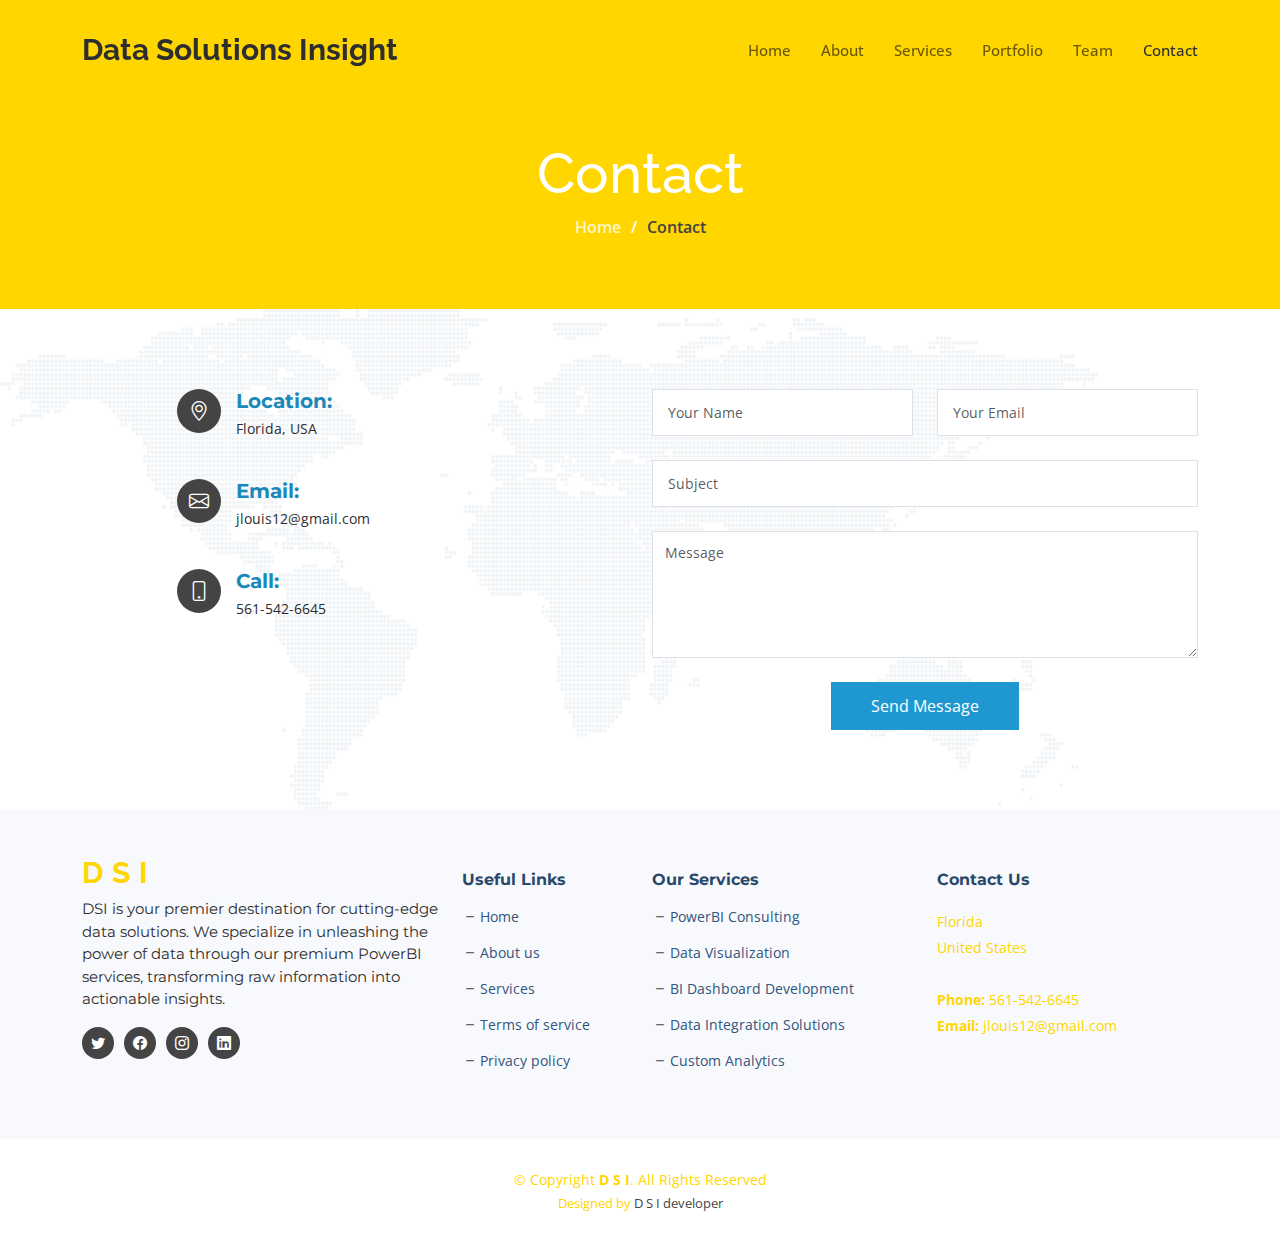
<file: contact.html>
<!DOCTYPE html>
<html lang="en">

<head>
  <meta charset="utf-8">
  <meta content="width=device-width, initial-scale=1.0" name="viewport">

  <title>Data Solution Insight</title>
  <meta content="" name="description">
  <meta content="" name="keywords">

  <!-- Favicons -->
  <link href="assets/img/logo.png" rel="icon" />

  <!-- Google Fonts -->
  <link rel="preconnect" href="https://fonts.googleapis.com">
  <link rel="preconnect" href="https://fonts.gstatic.com" crossorigin>
  <link href="https://fonts.googleapis.com/css2?family=Open+Sans:ital,wght@0,300;0,400;0,500;0,600;0,700;1,300;1,400;1,600;1,700&family=Montserrat:ital,wght@0,300;0,400;0,500;0,600;0,700;1,300;1,400;1,500;1,600;1,700&family=Raleway:ital,wght@0,300;0,400;0,500;0,600;0,700;1,300;1,400;1,500;1,600;1,700&display=swap" rel="stylesheet">

  <!-- Vendor CSS Files -->
  <link href="assets/vendor/bootstrap/css/bootstrap.min.css" rel="stylesheet">
  <link href="assets/vendor/bootstrap-icons/bootstrap-icons.css" rel="stylesheet">
  <link href="assets/vendor/aos/aos.css" rel="stylesheet">
  <link href="assets/vendor/glightbox/css/glightbox.min.css" rel="stylesheet">
  <link href="assets/vendor/swiper/swiper-bundle.min.css" rel="stylesheet">
  <link href="assets/vendor/remixicon/remixicon.css" rel="stylesheet">

  <!-- Template Main CSS File -->
  <link href="assets/css/main.css" rel="stylesheet">

  <!-- =======================================================
  * Template Name: Nova
  * Updated: Sep 18 2023 with Bootstrap v5.3.2
  * Template URL: https://bootstrapmade.com/nova-bootstrap-business-template/
  * Author: BootstrapMade.com
  * License: https://bootstrapmade.com/license/
  ======================================================== -->
</head>

<body class="page-contact">

  <!-- ======= Header ======= -->
  <header id="header" class="header d-flex align-items-center fixed-top">
    <div class="container-fluid container-xl d-flex align-items-center justify-content-between">

      <a href="index.html" class="logo d-flex align-items-center">
        <!-- Uncomment the line below if you also wish to use an image logo -->
        <!-- <img src="assets/img/logo.png" alt=""> -->
        <h1 class="d-flex align-items-center">Data Solutions Insight</h1>
      </a>

      <i class="mobile-nav-toggle mobile-nav-show bi bi-list"></i>
      <i class="mobile-nav-toggle mobile-nav-hide d-none bi bi-x"></i>

      <nav id="navbar" class="navbar">
        <ul>
          <li><a href="index.html" >Home</a></li>
          <li><a href="">About</a></li>
          <li><a href="">Services</a></li>
          <li><a href="">Portfolio</a></li>
          <li><a href="">Team</a></li>
          <li><a href="contact.html" class="active">Contact</a></li>
        </ul>
      </nav>

    </div>
  </header><!-- End Header -->

  <main id="main">

    <!-- ======= Breadcrumbs ======= -->
    <div class="breadcrumbs d-flex align-items-center" style="background-image: url('assets/img/contact-header.jpg');">
      <div class="container position-relative d-flex flex-column align-items-center">

        <h2>Contact</h2>
        <ol>
          <li><a href="index.html">Home</a></li>
          <li>Contact</li>
        </ol>

      </div>
    </div><!-- End Breadcrumbs -->

    <!-- ======= Contact Section ======= -->
    <section id="contact" class="contact">
      <div class="container position-relative" data-aos="fade-up">

        <div class="row gy-4 d-flex justify-content-end">

          <div class="col-lg-5" data-aos="fade-up" data-aos-delay="100">

            <div class="info-item d-flex">
              <i class="bi bi-geo-alt flex-shrink-0"></i>
              <div>
                <h4>Location:</h4>
                <p>Florida, USA</p>
              </div>
            </div><!-- End Info Item -->

            <div class="info-item d-flex">
              <i class="bi bi-envelope flex-shrink-0"></i>
              <div>
                <h4>Email:</h4>
                <p>jlouis12@gmail.com</p>
              </div>
            </div><!-- End Info Item -->

            <div class="info-item d-flex">
              <i class="bi bi-phone flex-shrink-0"></i>
              <div>
                <h4>Call:</h4>
                <p>561-542-6645</p>
              </div>
            </div><!-- End Info Item -->

          </div>

          <div class="col-lg-6" data-aos="fade-up" data-aos-delay="250">

            <form action="forms/contact.php" method="post" role="form" class="php-email-form">
              <div class="row">
                <div class="col-md-6 form-group">
                  <input type="text" name="name" class="form-control" id="name" placeholder="Your Name" required>
                </div>
                <div class="col-md-6 form-group mt-3 mt-md-0">
                  <input type="email" class="form-control" name="email" id="email" placeholder="Your Email" required>
                </div>
              </div>
              <div class="form-group mt-3">
                <input type="text" class="form-control" name="subject" id="subject" placeholder="Subject" required>
              </div>
              <div class="form-group mt-3">
                <textarea class="form-control" name="message" rows="5" placeholder="Message" required></textarea>
              </div>
              <div class="my-3">
                <div class="loading">Loading</div>
                <div class="error-message"></div>
                <div class="sent-message">Your message has been sent. Thank you!</div>
              </div>
              <div class="text-center"><button type="submit">Send Message</button></div>
            </form>

          </div><!-- End Contact Form -->

        </div>

      </div>
    </section><!-- End Contact Section -->

  </main><!-- End #main -->

  <!-- ======= Footer ======= -->
  <footer id="footer" class="footer">
    <div class="footer-content">
      <div class="container">
        <div class="row gy-4">
          <div class="col-lg-4 col-md-12 footer-info">
            <a href="index.html" class="logo d-flex align-items-center">
              <span>D S I</span>
            </a>
            <p>
              DSI is your premier destination for cutting-edge data solutions. We specialize in unleashing the power of data through our premium PowerBI services, transforming raw information into actionable insights.
            </p>
            <div class="social-links d-flex mt-3">
              <a href="#" class="twitter"><i class="bi bi-twitter"></i></a>
              <a href="#" class="facebook"><i class="bi bi-facebook"></i></a>
              <a href="#" class="instagram"
                ><i class="bi bi-instagram"></i
              ></a>
              <a href="#" class="linkedin"><i class="bi bi-linkedin"></i></a>
            </div>
          </div>

          <div class="col-lg-2 col-6 footer-links">
            <h4>Useful Links</h4>
            <ul>
              <li><i class="bi bi-dash"></i> <a href="#">Home</a></li>
              <li><i class="bi bi-dash"></i> <a href="#">About us</a></li>
              <li><i class="bi bi-dash"></i> <a href="#">Services</a></li>
              <li>
                <i class="bi bi-dash"></i> <a href="#">Terms of service</a>
              </li>
              <li>
                <i class="bi bi-dash"></i> <a href="#">Privacy policy</a>
              </li>
            </ul>
          </div>

          <div class="col-lg-3 col-6 footer-links">
            <h4>Our Services</h4>
            <ul>
                <li><i class="bi bi-dash"></i> <a href="#">PowerBI Consulting</a></li>
                <li><i class="bi bi-dash"></i> <a href="#">Data Visualization</a></li>
                <li><i class="bi bi-dash"></i> <a href="#">BI Dashboard Development</a></li>
                <li><i class="bi bi-dash"></i> <a href="#">Data Integration Solutions</a></li>
                <li><i class="bi bi-dash"></i> <a href="#">Custom Analytics</a></li>
                <!-- Add more services as needed -->
            </ul>

          </div>

          <div
            class="col-lg-3 col-md-12 footer-contact text-center text-md-start"
          >
            <h4>Contact Us</h4>
            <p>
              Florida<br />
              United States <br /><br />
              <strong>Phone:</strong> 561-542-6645<br />
              <strong>Email:</strong> jlouis12@gmail.com<br />
            </p>
          </div>
        </div>
      </div>
    </div>

    <div class="footer-legal">
      <div class="container">
        <div class="copyright">
          &copy; Copyright <strong><span>D S I</span></strong
          >. All Rights Reserved
        </div>
        <div class="credits">
          <!-- All the links in the footer should remain intact. -->
          <!-- You can delete the links only if you purchased the pro version. -->
          <!-- Licensing information: https://bootstrapmade.com/license/ -->
          <!-- Purchase the pro version with working PHP/AJAX contact form: https://bootstrapmade.com/nova-bootstrap-business-template/ -->
          Designed by <a href="https://bootstrapmade.com/">D S I developer</a>
        </div>
      </div>
    </div>
  </footer><!-- End Footer --><!-- End Footer -->

  <a href="#" class="scroll-top d-flex align-items-center justify-content-center"><i class="bi bi-arrow-up-short"></i></a>

  <div id="preloader"></div>

  <!-- Vendor JS Files -->
  <script src="assets/vendor/bootstrap/js/bootstrap.bundle.min.js"></script>
  <script src="assets/vendor/aos/aos.js"></script>
  <script src="assets/vendor/glightbox/js/glightbox.min.js"></script>
  <script src="assets/vendor/swiper/swiper-bundle.min.js"></script>
  <script src="assets/vendor/isotope-layout/isotope.pkgd.min.js"></script>
  <script src="assets/vendor/php-email-form/validate.js"></script>

  <!-- Template Main JS File -->
  <script src="assets/js/main.js"></script>

</body>

</html>
</file>
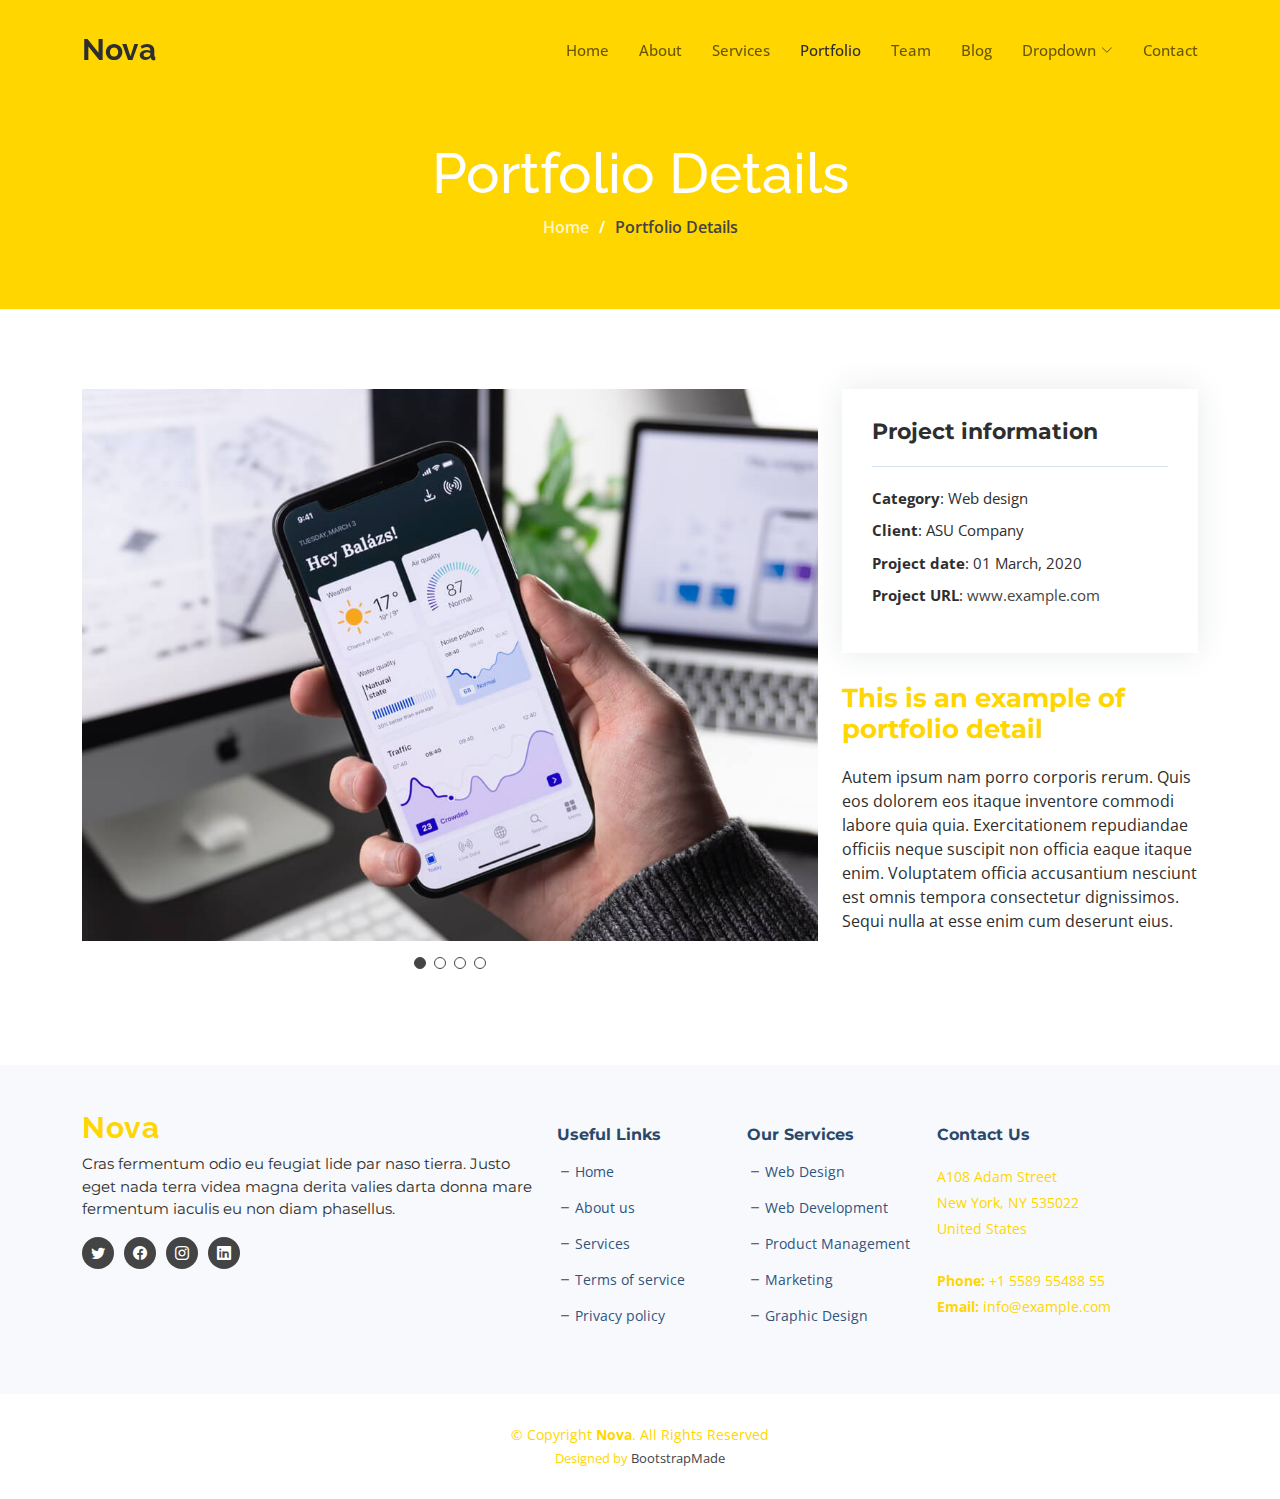
<file: portfolio-details.html>
<!DOCTYPE html>
<html lang="en">

<head>
  <meta charset="utf-8">
  <meta content="width=device-width, initial-scale=1.0" name="viewport">

  <title>Portfolio Details - HeroBiz Bootstrap Template</title>
  <meta content="" name="description">
  <meta content="" name="keywords">

  <!-- Favicons -->
  <link href="assets/img/favicon.png" rel="icon">
  <link href="assets/img/apple-touch-icon.png" rel="apple-touch-icon">

  <!-- Google Fonts -->
  <link rel="preconnect" href="https://fonts.googleapis.com">
  <link rel="preconnect" href="https://fonts.gstatic.com" crossorigin>
  <link href="https://fonts.googleapis.com/css2?family=Open+Sans:ital,wght@0,300;0,400;0,500;0,600;0,700;1,300;1,400;1,600;1,700&family=Montserrat:ital,wght@0,300;0,400;0,500;0,600;0,700;1,300;1,400;1,500;1,600;1,700&family=Raleway:ital,wght@0,300;0,400;0,500;0,600;0,700;1,300;1,400;1,500;1,600;1,700&display=swap" rel="stylesheet">

  <!-- Vendor CSS Files -->
  <link href="assets/vendor/bootstrap/css/bootstrap.min.css" rel="stylesheet">
  <link href="assets/vendor/bootstrap-icons/bootstrap-icons.css" rel="stylesheet">
  <link href="assets/vendor/aos/aos.css" rel="stylesheet">
  <link href="assets/vendor/glightbox/css/glightbox.min.css" rel="stylesheet">
  <link href="assets/vendor/swiper/swiper-bundle.min.css" rel="stylesheet">
  <link href="assets/vendor/remixicon/remixicon.css" rel="stylesheet">

  <!-- Template Main CSS File -->
  <link href="assets/css/main.css" rel="stylesheet">

  <!-- =======================================================
  * Template Name: Nova
  * Updated: Sep 18 2023 with Bootstrap v5.3.2
  * Template URL: https://bootstrapmade.com/nova-bootstrap-business-template/
  * Author: BootstrapMade.com
  * License: https://bootstrapmade.com/license/
  ======================================================== -->
</head>

<body class="page-portfolio">

  <!-- ======= Header ======= -->
  <header id="header" class="header d-flex align-items-center fixed-top">
    <div class="container-fluid container-xl d-flex align-items-center justify-content-between">

      <a href="index.html" class="logo d-flex align-items-center">
        <!-- Uncomment the line below if you also wish to use an image logo -->
        <!-- <img src="assets/img/logo.png" alt=""> -->
        <h1 class="d-flex align-items-center">Nova</h1>
      </a>

      <i class="mobile-nav-toggle mobile-nav-show bi bi-list"></i>
      <i class="mobile-nav-toggle mobile-nav-hide d-none bi bi-x"></i>

      <nav id="navbar" class="navbar">
        <ul>
          <li><a href="index.html">Home</a></li>
          <li><a href="about.html">About</a></li>
          <li><a href="services.html">Services</a></li>
          <li><a href="portfolio.html" class="active">Portfolio</a></li>
          <li><a href="team.html">Team</a></li>
          <li><a href="blog.html">Blog</a></li>
          <li class="dropdown"><a href="#"><span>Dropdown</span> <i class="bi bi-chevron-down dropdown-indicator"></i></a>
            <ul>
              <li><a href="#">Dropdown 1</a></li>
              <li class="dropdown"><a href="#"><span>Deep Dropdown</span> <i class="bi bi-chevron-down dropdown-indicator"></i></a>
                <ul>
                  <li><a href="#">Deep Dropdown 1</a></li>
                  <li><a href="#">Deep Dropdown 2</a></li>
                  <li><a href="#">Deep Dropdown 3</a></li>
                  <li><a href="#">Deep Dropdown 4</a></li>
                  <li><a href="#">Deep Dropdown 5</a></li>
                </ul>
              </li>
              <li><a href="#">Dropdown 2</a></li>
              <li><a href="#">Dropdown 3</a></li>
              <li><a href="#">Dropdown 4</a></li>
            </ul>
          </li>
          <li><a href="contact.html">Contact</a></li>
        </ul>
      </nav><!-- .navbar -->

    </div>
  </header><!-- End Header -->

  <main id="main">

    <!-- ======= Breadcrumbs ======= -->
    <div class="breadcrumbs d-flex align-items-center" style="background-image: url('assets/img/portfolio-header.jpg');">
      <div class="container position-relative d-flex flex-column align-items-center">

        <h2>Portfolio Details</h2>
        <ol>
          <li><a href="index.html">Home</a></li>
          <li>Portfolio Details</li>
        </ol>

      </div>
    </div><!-- End Breadcrumbs -->

    <!-- ======= Portfolio Details Section ======= -->
    <section id="portfolio-details" class="portfolio-details">
      <div class="container" data-aos="fade-up">

        <div class="row gy-4">

          <div class="col-lg-8">
            <div class="slides-1 portfolio-details-slider swiper">
              <div class="swiper-wrapper align-items-center">

                <div class="swiper-slide">
                  <img src="assets/img/portfolio/app-1.jpg" alt="">
                </div>

                <div class="swiper-slide">
                  <img src="assets/img/portfolio/product-1.jpg" alt="">
                </div>

                <div class="swiper-slide">
                  <img src="assets/img/portfolio/branding-1.jpg" alt="">
                </div>

                <div class="swiper-slide">
                  <img src="assets/img/portfolio/books-1.jpg" alt="">
                </div>

              </div>
              <div class="swiper-pagination"></div>
            </div>
          </div>

          <div class="col-lg-4">
            <div class="portfolio-info">
              <h3>Project information</h3>
              <ul>
                <li><strong>Category</strong>: Web design</li>
                <li><strong>Client</strong>: ASU Company</li>
                <li><strong>Project date</strong>: 01 March, 2020</li>
                <li><strong>Project URL</strong>: <a href="#">www.example.com</a></li>
              </ul>
            </div>
            <div class="portfolio-description">
              <h2>This is an example of portfolio detail</h2>
              <p>
                Autem ipsum nam porro corporis rerum. Quis eos dolorem eos itaque inventore commodi labore quia quia. Exercitationem repudiandae officiis neque suscipit non officia eaque itaque enim. Voluptatem officia accusantium nesciunt est omnis tempora consectetur dignissimos. Sequi nulla at esse enim cum deserunt eius.
              </p>
            </div>
          </div>

        </div>

      </div>
    </section><!-- End Portfolio Details Section -->

  </main><!-- End #main -->

  <!-- ======= Footer ======= -->
  <footer id="footer" class="footer">

    <div class="footer-content">
      <div class="container">
        <div class="row gy-4">
          <div class="col-lg-5 col-md-12 footer-info">
            <a href="index.html" class="logo d-flex align-items-center">
              <span>Nova</span>
            </a>
            <p>Cras fermentum odio eu feugiat lide par naso tierra. Justo eget nada terra videa magna derita valies darta donna mare fermentum iaculis eu non diam phasellus.</p>
            <div class="social-links d-flex  mt-3">
              <a href="#" class="twitter"><i class="bi bi-twitter"></i></a>
              <a href="#" class="facebook"><i class="bi bi-facebook"></i></a>
              <a href="#" class="instagram"><i class="bi bi-instagram"></i></a>
              <a href="#" class="linkedin"><i class="bi bi-linkedin"></i></a>
            </div>
          </div>

          <div class="col-lg-2 col-6 footer-links">
            <h4>Useful Links</h4>
            <ul>
              <li><i class="bi bi-dash"></i> <a href="#">Home</a></li>
              <li><i class="bi bi-dash"></i> <a href="#">About us</a></li>
              <li><i class="bi bi-dash"></i> <a href="#">Services</a></li>
              <li><i class="bi bi-dash"></i> <a href="#">Terms of service</a></li>
              <li><i class="bi bi-dash"></i> <a href="#">Privacy policy</a></li>
            </ul>
          </div>

          <div class="col-lg-2 col-6 footer-links">
            <h4>Our Services</h4>
            <ul>
              <li><i class="bi bi-dash"></i> <a href="#">Web Design</a></li>
              <li><i class="bi bi-dash"></i> <a href="#">Web Development</a></li>
              <li><i class="bi bi-dash"></i> <a href="#">Product Management</a></li>
              <li><i class="bi bi-dash"></i> <a href="#">Marketing</a></li>
              <li><i class="bi bi-dash"></i> <a href="#">Graphic Design</a></li>
            </ul>
          </div>

          <div class="col-lg-3 col-md-12 footer-contact text-center text-md-start">
            <h4>Contact Us</h4>
            <p>
              A108 Adam Street <br>
              New York, NY 535022<br>
              United States <br><br>
              <strong>Phone:</strong> +1 5589 55488 55<br>
              <strong>Email:</strong> info@example.com<br>
            </p>

          </div>

        </div>
      </div>
    </div>

    <div class="footer-legal">
      <div class="container">
        <div class="copyright">
          &copy; Copyright <strong><span>Nova</span></strong>. All Rights Reserved
        </div>
        <div class="credits">
          <!-- All the links in the footer should remain intact. -->
          <!-- You can delete the links only if you purchased the pro version. -->
          <!-- Licensing information: https://bootstrapmade.com/license/ -->
          <!-- Purchase the pro version with working PHP/AJAX contact form: https://bootstrapmade.com/nova-bootstrap-business-template/ -->
          Designed by <a href="https://bootstrapmade.com/">BootstrapMade</a>
        </div>
      </div>
    </div>
  </footer><!-- End Footer --><!-- End Footer -->

  <a href="#" class="scroll-top d-flex align-items-center justify-content-center"><i class="bi bi-arrow-up-short"></i></a>

  <div id="preloader"></div>

  <!-- Vendor JS Files -->
  <script src="assets/vendor/bootstrap/js/bootstrap.bundle.min.js"></script>
  <script src="assets/vendor/aos/aos.js"></script>
  <script src="assets/vendor/glightbox/js/glightbox.min.js"></script>
  <script src="assets/vendor/swiper/swiper-bundle.min.js"></script>
  <script src="assets/vendor/isotope-layout/isotope.pkgd.min.js"></script>
  <script src="assets/vendor/php-email-form/validate.js"></script>

  <!-- Template Main JS File -->
  <script src="assets/js/main.js"></script>

</body>

</html>
</file>
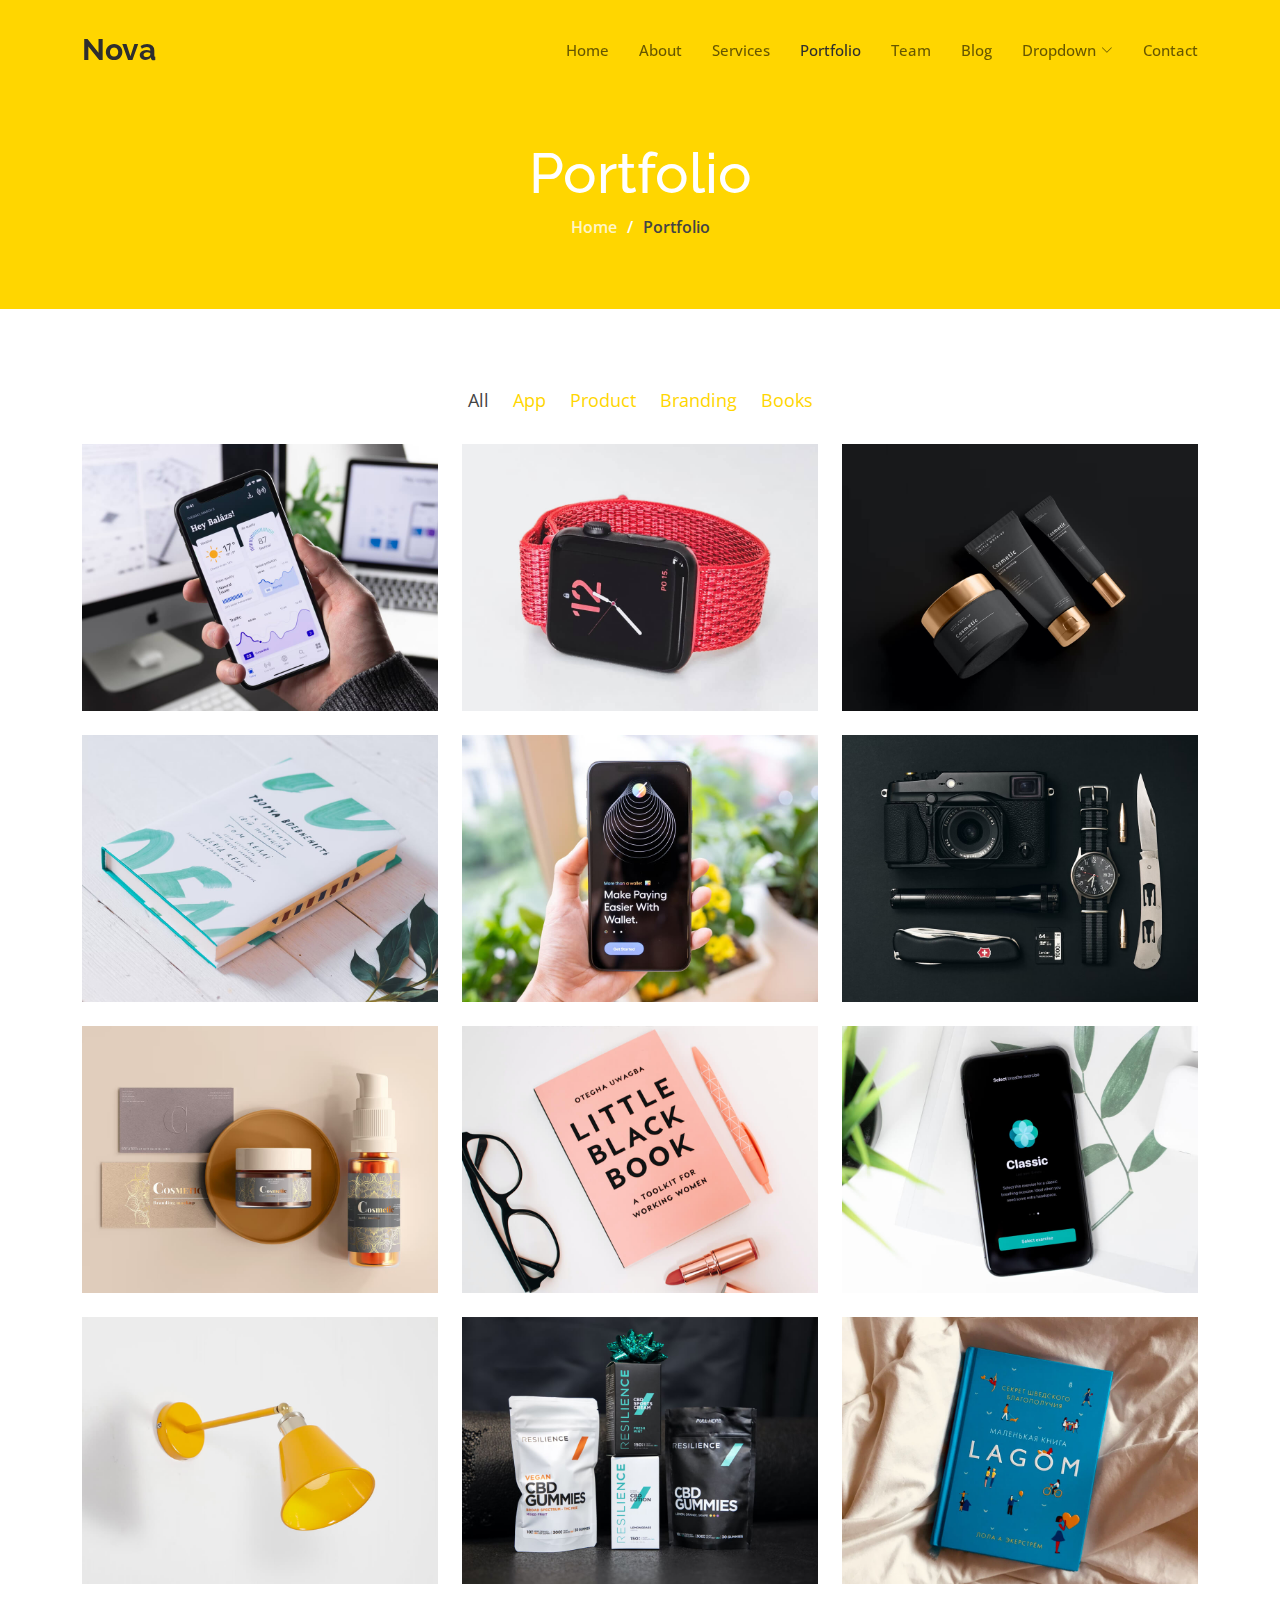
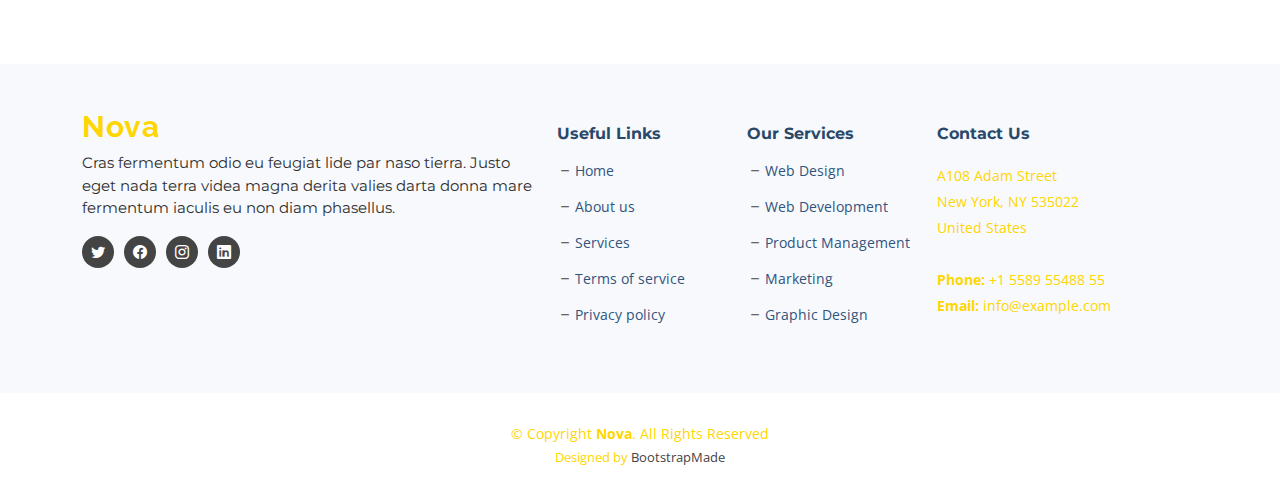
<file: portfolio.html>
<!DOCTYPE html>
<html lang="en">

<head>
  <meta charset="utf-8">
  <meta content="width=device-width, initial-scale=1.0" name="viewport">

  <title>Nova Bootstrap Template - Portfolio</title>
  <meta content="" name="description">
  <meta content="" name="keywords">

  <!-- Favicons -->
  <link href="assets/img/favicon.png" rel="icon">
  <link href="assets/img/apple-touch-icon.png" rel="apple-touch-icon">

  <!-- Google Fonts -->
  <link rel="preconnect" href="https://fonts.googleapis.com">
  <link rel="preconnect" href="https://fonts.gstatic.com" crossorigin>
  <link href="https://fonts.googleapis.com/css2?family=Open+Sans:ital,wght@0,300;0,400;0,500;0,600;0,700;1,300;1,400;1,600;1,700&family=Montserrat:ital,wght@0,300;0,400;0,500;0,600;0,700;1,300;1,400;1,500;1,600;1,700&family=Raleway:ital,wght@0,300;0,400;0,500;0,600;0,700;1,300;1,400;1,500;1,600;1,700&display=swap" rel="stylesheet">

  <!-- Vendor CSS Files -->
  <link href="assets/vendor/bootstrap/css/bootstrap.min.css" rel="stylesheet">
  <link href="assets/vendor/bootstrap-icons/bootstrap-icons.css" rel="stylesheet">
  <link href="assets/vendor/aos/aos.css" rel="stylesheet">
  <link href="assets/vendor/glightbox/css/glightbox.min.css" rel="stylesheet">
  <link href="assets/vendor/swiper/swiper-bundle.min.css" rel="stylesheet">
  <link href="assets/vendor/remixicon/remixicon.css" rel="stylesheet">

  <!-- Template Main CSS File -->
  <link href="assets/css/main.css" rel="stylesheet">

  <!-- =======================================================
  * Template Name: Nova
  * Updated: Sep 18 2023 with Bootstrap v5.3.2
  * Template URL: https://bootstrapmade.com/nova-bootstrap-business-template/
  * Author: BootstrapMade.com
  * License: https://bootstrapmade.com/license/
  ======================================================== -->
</head>

<body class="page-portfolio">

  <!-- ======= Header ======= -->
  <header id="header" class="header d-flex align-items-center fixed-top">
    <div class="container-fluid container-xl d-flex align-items-center justify-content-between">

      <a href="index.html" class="logo d-flex align-items-center">
        <!-- Uncomment the line below if you also wish to use an image logo -->
        <!-- <img src="assets/img/logo.png" alt=""> -->
        <h1 class="d-flex align-items-center">Nova</h1>
      </a>

      <i class="mobile-nav-toggle mobile-nav-show bi bi-list"></i>
      <i class="mobile-nav-toggle mobile-nav-hide d-none bi bi-x"></i>

      <nav id="navbar" class="navbar">
        <ul>
          <li><a href="index.html">Home</a></li>
          <li><a href="about.html">About</a></li>
          <li><a href="services.html">Services</a></li>
          <li><a href="portfolio.html" class="active">Portfolio</a></li>
          <li><a href="team.html">Team</a></li>
          <li><a href="blog.html">Blog</a></li>
          <li class="dropdown"><a href="#"><span>Dropdown</span> <i class="bi bi-chevron-down dropdown-indicator"></i></a>
            <ul>
              <li><a href="#">Dropdown 1</a></li>
              <li class="dropdown"><a href="#"><span>Deep Dropdown</span> <i class="bi bi-chevron-down dropdown-indicator"></i></a>
                <ul>
                  <li><a href="#">Deep Dropdown 1</a></li>
                  <li><a href="#">Deep Dropdown 2</a></li>
                  <li><a href="#">Deep Dropdown 3</a></li>
                  <li><a href="#">Deep Dropdown 4</a></li>
                  <li><a href="#">Deep Dropdown 5</a></li>
                </ul>
              </li>
              <li><a href="#">Dropdown 2</a></li>
              <li><a href="#">Dropdown 3</a></li>
              <li><a href="#">Dropdown 4</a></li>
            </ul>
          </li>
          <li><a href="contact.html">Contact</a></li>
        </ul>
      </nav><!-- .navbar -->

    </div>
  </header><!-- End Header -->

  <main id="main">

    <!-- ======= Breadcrumbs ======= -->
    <div class="breadcrumbs d-flex align-items-center" style="background-image: url('assets/img/portfolio-header.jpg');">
      <div class="container position-relative d-flex flex-column align-items-center">

        <h2>Portfolio</h2>
        <ol>
          <li><a href="index.html">Home</a></li>
          <li>Portfolio</li>
        </ol>

      </div>
    </div><!-- End Breadcrumbs -->

    <!-- ======= Portfolio Section ======= -->
    <section id="portfolio" class="portfolio">
      <div class="container" data-aos="fade-up">

        <div class="portfolio-isotope" data-portfolio-filter="*" data-portfolio-layout="masonry" data-portfolio-sort="original-order">

          <ul class="portfolio-flters" data-aos="fade-up" data-aos-delay="100">
            <li data-filter="*" class="filter-active">All</li>
            <li data-filter=".filter-app">App</li>
            <li data-filter=".filter-product">Product</li>
            <li data-filter=".filter-branding">Branding</li>
            <li data-filter=".filter-books">Books</li>
          </ul><!-- End Portfolio Filters -->

          <div class="row gy-4 portfolio-container" data-aos="fade-up" data-aos-delay="300">

            <div class="col-lg-4 col-md-6 portfolio-item filter-app">
              <img src="assets/img/portfolio/app-1.jpg" class="img-fluid" alt="">
              <div class="portfolio-info">
                <h4>App 1</h4>
                <p>Lorem ipsum, dolor sit amet consectetur</p>
                <a href="assets/img/portfolio/app-1.jpg" title="App 1" data-gallery="portfolio-gallery-app" class="glightbox preview-link"><i class="bi bi-zoom-in"></i></a>
                <a href="portfolio-details.html" title="More Details" class="details-link"><i class="bi bi-link-45deg"></i></a>
              </div>
            </div><!-- End Portfolio Item -->

            <div class="col-lg-4 col-md-6 portfolio-item filter-product">
              <img src="assets/img/portfolio/product-1.jpg" class="img-fluid" alt="">
              <div class="portfolio-info">
                <h4>Product 1</h4>
                <p>Lorem ipsum, dolor sit amet consectetur</p>
                <a href="assets/img/portfolio/product-1.jpg" title="Product 1" data-gallery="portfolio-gallery-product" class="glightbox preview-link"><i class="bi bi-zoom-in"></i></a>
                <a href="portfolio-details.html" title="More Details" class="details-link"><i class="bi bi-link-45deg"></i></a>
              </div>
            </div><!-- End Portfolio Item -->

            <div class="col-lg-4 col-md-6 portfolio-item filter-branding">
              <img src="assets/img/portfolio/branding-1.jpg" class="img-fluid" alt="">
              <div class="portfolio-info">
                <h4>Branding 1</h4>
                <p>Lorem ipsum, dolor sit amet consectetur</p>
                <a href="assets/img/portfolio/branding-1.jpg" title="Branding 1" data-gallery="portfolio-gallery-branding" class="glightbox preview-link"><i class="bi bi-zoom-in"></i></a>
                <a href="portfolio-details.html" title="More Details" class="details-link"><i class="bi bi-link-45deg"></i></a>
              </div>
            </div><!-- End Portfolio Item -->

            <div class="col-lg-4 col-md-6 portfolio-item filter-books">
              <img src="assets/img/portfolio/books-1.jpg" class="img-fluid" alt="">
              <div class="portfolio-info">
                <h4>Books 1</h4>
                <p>Lorem ipsum, dolor sit amet consectetur</p>
                <a href="assets/img/portfolio/books-1.jpg" title="Branding 1" data-gallery="portfolio-gallery-book" class="glightbox preview-link"><i class="bi bi-zoom-in"></i></a>
                <a href="portfolio-details.html" title="More Details" class="details-link"><i class="bi bi-link-45deg"></i></a>
              </div>
            </div><!-- End Portfolio Item -->

            <div class="col-lg-4 col-md-6 portfolio-item filter-app">
              <img src="assets/img/portfolio/app-2.jpg" class="img-fluid" alt="">
              <div class="portfolio-info">
                <h4>App 2</h4>
                <p>Lorem ipsum, dolor sit amet consectetur</p>
                <a href="assets/img/portfolio/app-2.jpg" title="App 2" data-gallery="portfolio-gallery-app" class="glightbox preview-link"><i class="bi bi-zoom-in"></i></a>
                <a href="portfolio-details.html" title="More Details" class="details-link"><i class="bi bi-link-45deg"></i></a>
              </div>
            </div><!-- End Portfolio Item -->

            <div class="col-lg-4 col-md-6 portfolio-item filter-product">
              <img src="assets/img/portfolio/product-2.jpg" class="img-fluid" alt="">
              <div class="portfolio-info">
                <h4>Product 2</h4>
                <p>Lorem ipsum, dolor sit amet consectetur</p>
                <a href="assets/img/portfolio/product-2.jpg" title="Product 2" data-gallery="portfolio-gallery-product" class="glightbox preview-link"><i class="bi bi-zoom-in"></i></a>
                <a href="portfolio-details.html" title="More Details" class="details-link"><i class="bi bi-link-45deg"></i></a>
              </div>
            </div><!-- End Portfolio Item -->

            <div class="col-lg-4 col-md-6 portfolio-item filter-branding">
              <img src="assets/img/portfolio/branding-2.jpg" class="img-fluid" alt="">
              <div class="portfolio-info">
                <h4>Branding 2</h4>
                <p>Lorem ipsum, dolor sit amet consectetur</p>
                <a href="assets/img/portfolio/branding-2.jpg" title="Branding 2" data-gallery="portfolio-gallery-branding" class="glightbox preview-link"><i class="bi bi-zoom-in"></i></a>
                <a href="portfolio-details.html" title="More Details" class="details-link"><i class="bi bi-link-45deg"></i></a>
              </div>
            </div><!-- End Portfolio Item -->

            <div class="col-lg-4 col-md-6 portfolio-item filter-books">
              <img src="assets/img/portfolio/books-2.jpg" class="img-fluid" alt="">
              <div class="portfolio-info">
                <h4>Books 2</h4>
                <p>Lorem ipsum, dolor sit amet consectetur</p>
                <a href="assets/img/portfolio/books-2.jpg" title="Branding 2" data-gallery="portfolio-gallery-book" class="glightbox preview-link"><i class="bi bi-zoom-in"></i></a>
                <a href="portfolio-details.html" title="More Details" class="details-link"><i class="bi bi-link-45deg"></i></a>
              </div>
            </div><!-- End Portfolio Item -->

            <div class="col-lg-4 col-md-6 portfolio-item filter-app">
              <img src="assets/img/portfolio/app-3.jpg" class="img-fluid" alt="">
              <div class="portfolio-info">
                <h4>App 3</h4>
                <p>Lorem ipsum, dolor sit amet consectetur</p>
                <a href="assets/img/portfolio/app-3.jpg" title="App 3" data-gallery="portfolio-gallery-app" class="glightbox preview-link"><i class="bi bi-zoom-in"></i></a>
                <a href="portfolio-details.html" title="More Details" class="details-link"><i class="bi bi-link-45deg"></i></a>
              </div>
            </div><!-- End Portfolio Item -->

            <div class="col-lg-4 col-md-6 portfolio-item filter-product">
              <img src="assets/img/portfolio/product-3.jpg" class="img-fluid" alt="">
              <div class="portfolio-info">
                <h4>Product 3</h4>
                <p>Lorem ipsum, dolor sit amet consectetur</p>
                <a href="assets/img/portfolio/product-3.jpg" title="Product 3" data-gallery="portfolio-gallery-product" class="glightbox preview-link"><i class="bi bi-zoom-in"></i></a>
                <a href="portfolio-details.html" title="More Details" class="details-link"><i class="bi bi-link-45deg"></i></a>
              </div>
            </div><!-- End Portfolio Item -->

            <div class="col-lg-4 col-md-6 portfolio-item filter-branding">
              <img src="assets/img/portfolio/branding-3.jpg" class="img-fluid" alt="">
              <div class="portfolio-info">
                <h4>Branding 3</h4>
                <p>Lorem ipsum, dolor sit amet consectetur</p>
                <a href="assets/img/portfolio/branding-3.jpg" title="Branding 2" data-gallery="portfolio-gallery-branding" class="glightbox preview-link"><i class="bi bi-zoom-in"></i></a>
                <a href="portfolio-details.html" title="More Details" class="details-link"><i class="bi bi-link-45deg"></i></a>
              </div>
            </div><!-- End Portfolio Item -->

            <div class="col-lg-4 col-md-6 portfolio-item filter-books">
              <img src="assets/img/portfolio/books-3.jpg" class="img-fluid" alt="">
              <div class="portfolio-info">
                <h4>Books 3</h4>
                <p>Lorem ipsum, dolor sit amet consectetur</p>
                <a href="assets/img/portfolio/books-3.jpg" title="Branding 3" data-gallery="portfolio-gallery-book" class="glightbox preview-link"><i class="bi bi-zoom-in"></i></a>
                <a href="portfolio-details.html" title="More Details" class="details-link"><i class="bi bi-link-45deg"></i></a>
              </div>
            </div><!-- End Portfolio Item -->

          </div><!-- End Portfolio Container -->

        </div>

      </div>
    </section><!-- End Portfolio Section -->

  </main><!-- End #main -->

  <!-- ======= Footer ======= -->
  <footer id="footer" class="footer">

    <div class="footer-content">
      <div class="container">
        <div class="row gy-4">
          <div class="col-lg-5 col-md-12 footer-info">
            <a href="index.html" class="logo d-flex align-items-center">
              <span>Nova</span>
            </a>
            <p>Cras fermentum odio eu feugiat lide par naso tierra. Justo eget nada terra videa magna derita valies darta donna mare fermentum iaculis eu non diam phasellus.</p>
            <div class="social-links d-flex  mt-3">
              <a href="#" class="twitter"><i class="bi bi-twitter"></i></a>
              <a href="#" class="facebook"><i class="bi bi-facebook"></i></a>
              <a href="#" class="instagram"><i class="bi bi-instagram"></i></a>
              <a href="#" class="linkedin"><i class="bi bi-linkedin"></i></a>
            </div>
          </div>

          <div class="col-lg-2 col-6 footer-links">
            <h4>Useful Links</h4>
            <ul>
              <li><i class="bi bi-dash"></i> <a href="#">Home</a></li>
              <li><i class="bi bi-dash"></i> <a href="#">About us</a></li>
              <li><i class="bi bi-dash"></i> <a href="#">Services</a></li>
              <li><i class="bi bi-dash"></i> <a href="#">Terms of service</a></li>
              <li><i class="bi bi-dash"></i> <a href="#">Privacy policy</a></li>
            </ul>
          </div>

          <div class="col-lg-2 col-6 footer-links">
            <h4>Our Services</h4>
            <ul>
              <li><i class="bi bi-dash"></i> <a href="#">Web Design</a></li>
              <li><i class="bi bi-dash"></i> <a href="#">Web Development</a></li>
              <li><i class="bi bi-dash"></i> <a href="#">Product Management</a></li>
              <li><i class="bi bi-dash"></i> <a href="#">Marketing</a></li>
              <li><i class="bi bi-dash"></i> <a href="#">Graphic Design</a></li>
            </ul>
          </div>

          <div class="col-lg-3 col-md-12 footer-contact text-center text-md-start">
            <h4>Contact Us</h4>
            <p>
              A108 Adam Street <br>
              New York, NY 535022<br>
              United States <br><br>
              <strong>Phone:</strong> +1 5589 55488 55<br>
              <strong>Email:</strong> info@example.com<br>
            </p>

          </div>

        </div>
      </div>
    </div>

    <div class="footer-legal">
      <div class="container">
        <div class="copyright">
          &copy; Copyright <strong><span>Nova</span></strong>. All Rights Reserved
        </div>
        <div class="credits">
          <!-- All the links in the footer should remain intact. -->
          <!-- You can delete the links only if you purchased the pro version. -->
          <!-- Licensing information: https://bootstrapmade.com/license/ -->
          <!-- Purchase the pro version with working PHP/AJAX contact form: https://bootstrapmade.com/nova-bootstrap-business-template/ -->
          Designed by <a href="https://bootstrapmade.com/">BootstrapMade</a>
        </div>
      </div>
    </div>
  </footer><!-- End Footer --><!-- End Footer -->

  <a href="#" class="scroll-top d-flex align-items-center justify-content-center"><i class="bi bi-arrow-up-short"></i></a>

  <div id="preloader"></div>

  <!-- Vendor JS Files -->
  <script src="assets/vendor/bootstrap/js/bootstrap.bundle.min.js"></script>
  <script src="assets/vendor/aos/aos.js"></script>
  <script src="assets/vendor/glightbox/js/glightbox.min.js"></script>
  <script src="assets/vendor/swiper/swiper-bundle.min.js"></script>
  <script src="assets/vendor/isotope-layout/isotope.pkgd.min.js"></script>
  <script src="assets/vendor/php-email-form/validate.js"></script>

  <!-- Template Main JS File -->
  <script src="assets/js/main.js"></script>

</body>

</html>
</file>
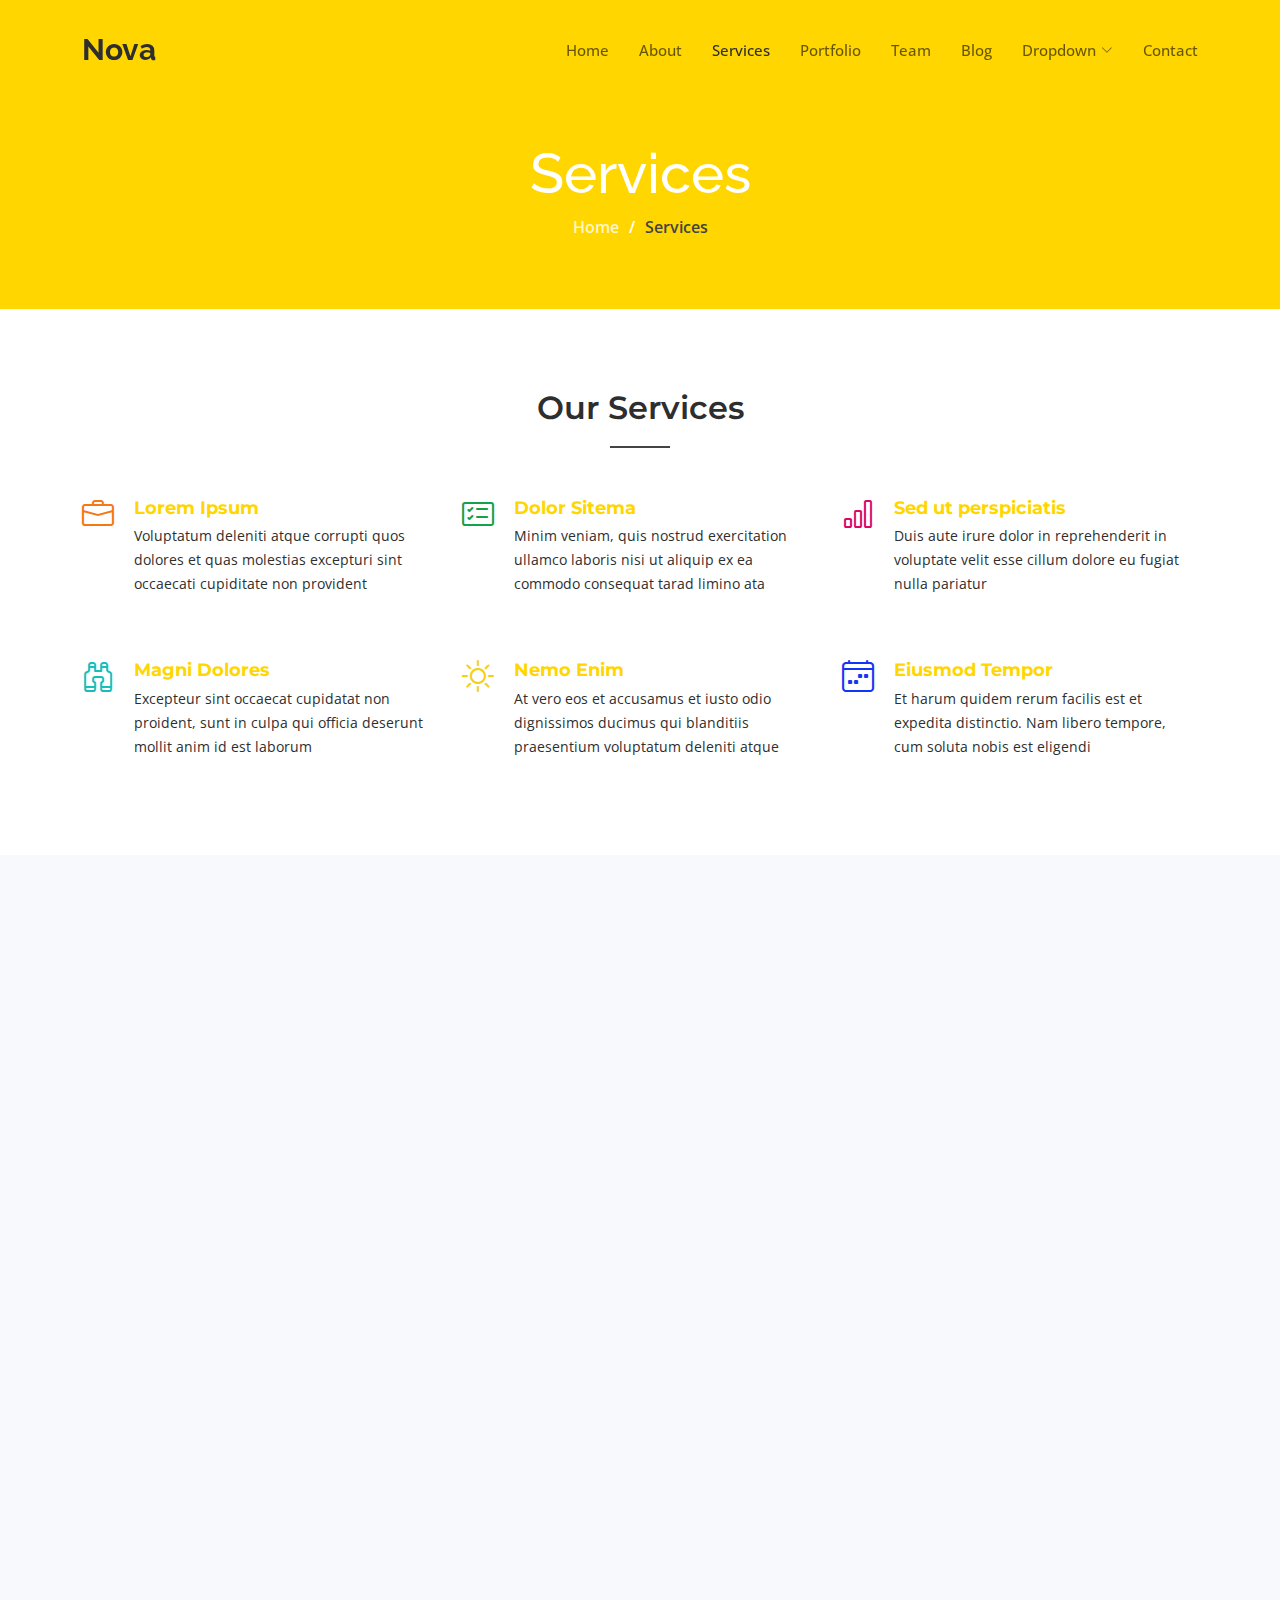
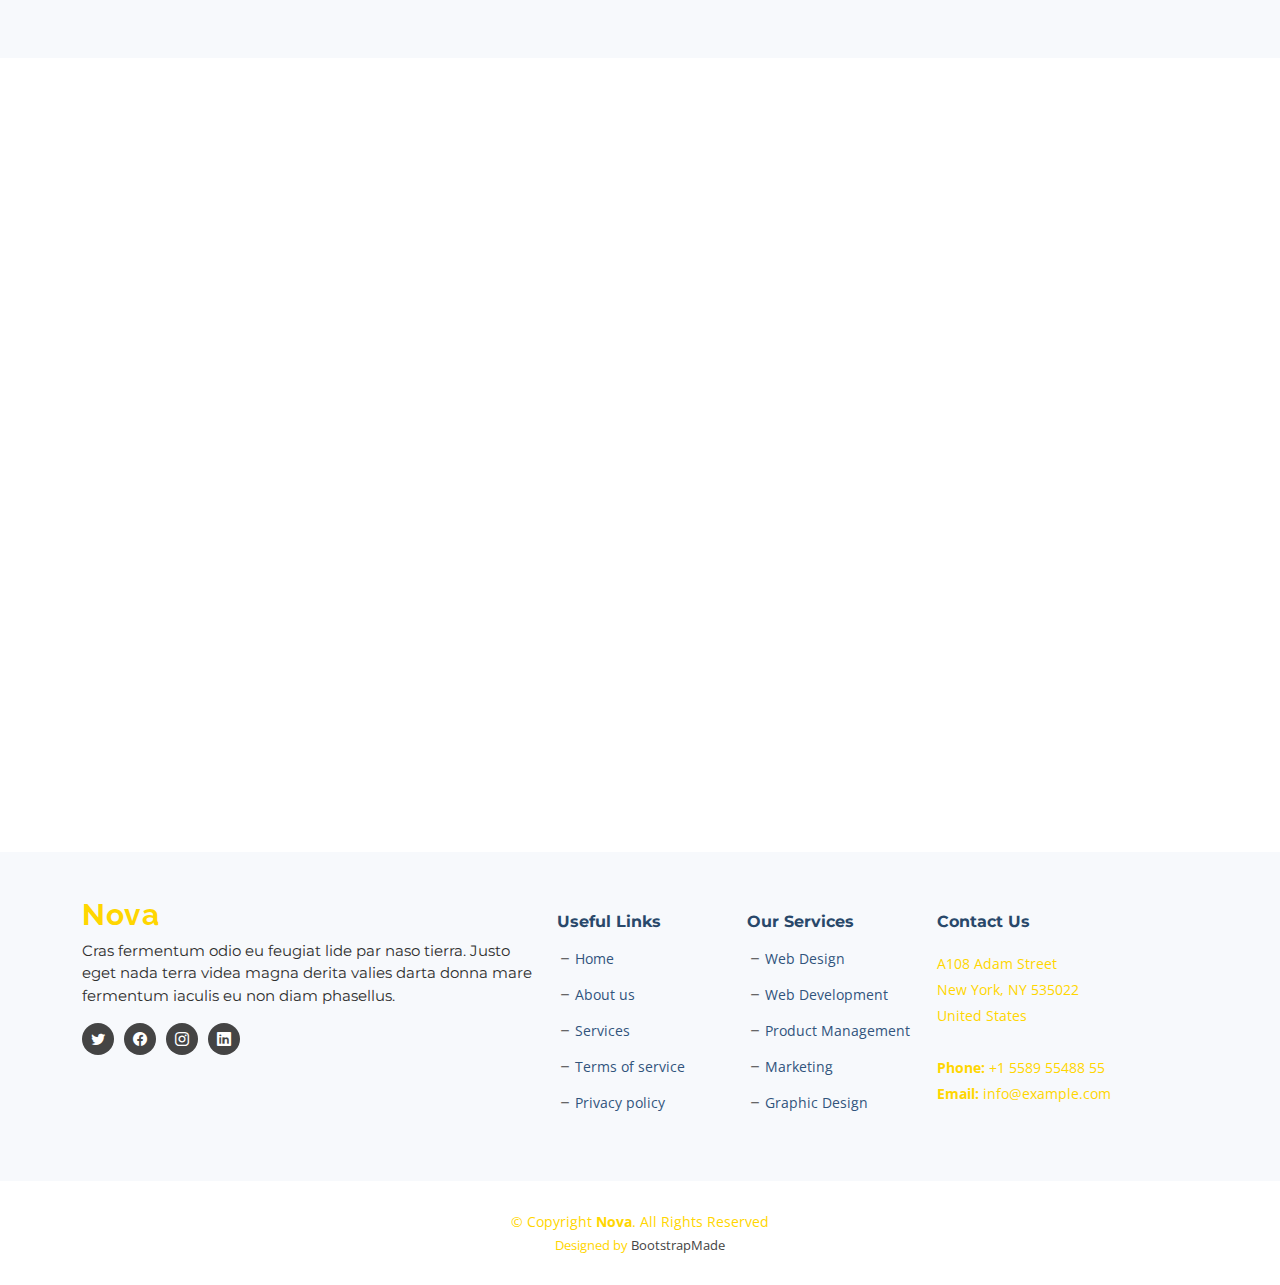
<file: services.html>
<!DOCTYPE html>
<html lang="en">

<head>
  <meta charset="utf-8">
  <meta content="width=device-width, initial-scale=1.0" name="viewport">

  <title>Nova Bootstrap Template - Services</title>
  <meta content="" name="description">
  <meta content="" name="keywords">

  <!-- Favicons -->
  <link href="assets/img/favicon.png" rel="icon">
  <link href="assets/img/apple-touch-icon.png" rel="apple-touch-icon">

  <!-- Google Fonts -->
  <link rel="preconnect" href="https://fonts.googleapis.com">
  <link rel="preconnect" href="https://fonts.gstatic.com" crossorigin>
  <link href="https://fonts.googleapis.com/css2?family=Open+Sans:ital,wght@0,300;0,400;0,500;0,600;0,700;1,300;1,400;1,600;1,700&family=Montserrat:ital,wght@0,300;0,400;0,500;0,600;0,700;1,300;1,400;1,500;1,600;1,700&family=Raleway:ital,wght@0,300;0,400;0,500;0,600;0,700;1,300;1,400;1,500;1,600;1,700&display=swap" rel="stylesheet">

  <!-- Vendor CSS Files -->
  <link href="assets/vendor/bootstrap/css/bootstrap.min.css" rel="stylesheet">
  <link href="assets/vendor/bootstrap-icons/bootstrap-icons.css" rel="stylesheet">
  <link href="assets/vendor/aos/aos.css" rel="stylesheet">
  <link href="assets/vendor/glightbox/css/glightbox.min.css" rel="stylesheet">
  <link href="assets/vendor/swiper/swiper-bundle.min.css" rel="stylesheet">
  <link href="assets/vendor/remixicon/remixicon.css" rel="stylesheet">

  <!-- Template Main CSS File -->
  <link href="assets/css/main.css" rel="stylesheet">

  <!-- =======================================================
  * Template Name: Nova
  * Updated: Sep 18 2023 with Bootstrap v5.3.2
  * Template URL: https://bootstrapmade.com/nova-bootstrap-business-template/
  * Author: BootstrapMade.com
  * License: https://bootstrapmade.com/license/
  ======================================================== -->
</head>

<body class="page-services">

  <!-- ======= Header ======= -->
  <header id="header" class="header d-flex align-items-center fixed-top">
    <div class="container-fluid container-xl d-flex align-items-center justify-content-between">

      <a href="index.html" class="logo d-flex align-items-center">
        <!-- Uncomment the line below if you also wish to use an image logo -->
        <!-- <img src="assets/img/logo.png" alt=""> -->
        <h1 class="d-flex align-items-center">Nova</h1>
      </a>

      <i class="mobile-nav-toggle mobile-nav-show bi bi-list"></i>
      <i class="mobile-nav-toggle mobile-nav-hide d-none bi bi-x"></i>

      <nav id="navbar" class="navbar">
        <ul>
          <li><a href="index.html">Home</a></li>
          <li><a href="about.html">About</a></li>
          <li><a href="services.html" class="active">Services</a></li>
          <li><a href="portfolio.html">Portfolio</a></li>
          <li><a href="team.html">Team</a></li>
          <li><a href="blog.html">Blog</a></li>
          <li class="dropdown"><a href="#"><span>Dropdown</span> <i class="bi bi-chevron-down dropdown-indicator"></i></a>
            <ul>
              <li><a href="#">Dropdown 1</a></li>
              <li class="dropdown"><a href="#"><span>Deep Dropdown</span> <i class="bi bi-chevron-down dropdown-indicator"></i></a>
                <ul>
                  <li><a href="#">Deep Dropdown 1</a></li>
                  <li><a href="#">Deep Dropdown 2</a></li>
                  <li><a href="#">Deep Dropdown 3</a></li>
                  <li><a href="#">Deep Dropdown 4</a></li>
                  <li><a href="#">Deep Dropdown 5</a></li>
                </ul>
              </li>
              <li><a href="#">Dropdown 2</a></li>
              <li><a href="#">Dropdown 3</a></li>
              <li><a href="#">Dropdown 4</a></li>
            </ul>
          </li>
          <li><a href="contact.html">Contact</a></li>
        </ul>
      </nav><!-- .navbar -->

    </div>
  </header><!-- End Header -->

  <main id="main">

    <!-- ======= Breadcrumbs ======= -->
    <div class="breadcrumbs d-flex align-items-center" style="background-image: url('assets/img/services-header.jpg');">
      <div class="container position-relative d-flex flex-column align-items-center">

        <h2>Services</h2>
        <ol>
          <li><a href="index.html">Home</a></li>
          <li>Services</li>
        </ol>

      </div>
    </div><!-- End Breadcrumbs -->

    <!-- ======= Our Services Section ======= -->
    <section id="services-list" class="services-list">
      <div class="container" data-aos="fade-up">

        <div class="section-header">
          <h2>Our Services</h2>

        </div>

        <div class="row gy-5">

          <div class="col-lg-4 col-md-6 service-item d-flex" data-aos="fade-up" data-aos-delay="100">
            <div class="icon flex-shrink-0"><i class="bi bi-briefcase" style="color: #f57813;"></i></div>
            <div>
              <h4 class="title"><a href="#" class="stretched-link">Lorem Ipsum</a></h4>
              <p class="description">Voluptatum deleniti atque corrupti quos dolores et quas molestias excepturi sint occaecati cupiditate non provident</p>
            </div>
          </div>
          <!-- End Service Item -->

          <div class="col-lg-4 col-md-6 service-item d-flex" data-aos="fade-up" data-aos-delay="200">
            <div class="icon flex-shrink-0"><i class="bi bi-card-checklist" style="color: #15a04a;"></i></div>
            <div>
              <h4 class="title"><a href="#" class="stretched-link">Dolor Sitema</a></h4>
              <p class="description">Minim veniam, quis nostrud exercitation ullamco laboris nisi ut aliquip ex ea commodo consequat tarad limino ata</p>
            </div>
          </div><!-- End Service Item -->

          <div class="col-lg-4 col-md-6 service-item d-flex" data-aos="fade-up" data-aos-delay="300">
            <div class="icon flex-shrink-0"><i class="bi bi-bar-chart" style="color: #d90769;"></i></div>
            <div>
              <h4 class="title"><a href="#" class="stretched-link">Sed ut perspiciatis</a></h4>
              <p class="description">Duis aute irure dolor in reprehenderit in voluptate velit esse cillum dolore eu fugiat nulla pariatur</p>
            </div>
          </div><!-- End Service Item -->

          <div class="col-lg-4 col-md-6 service-item d-flex" data-aos="fade-up" data-aos-delay="400">
            <div class="icon flex-shrink-0"><i class="bi bi-binoculars" style="color: #15bfbc;"></i></div>
            <div>
              <h4 class="title"><a href="#" class="stretched-link">Magni Dolores</a></h4>
              <p class="description">Excepteur sint occaecat cupidatat non proident, sunt in culpa qui officia deserunt mollit anim id est laborum</p>
            </div>
          </div><!-- End Service Item -->

          <div class="col-lg-4 col-md-6 service-item d-flex" data-aos="fade-up" data-aos-delay="500">
            <div class="icon flex-shrink-0"><i class="bi bi-brightness-high" style="color: #f5cf13;"></i></div>
            <div>
              <h4 class="title"><a href="#" class="stretched-link">Nemo Enim</a></h4>
              <p class="description">At vero eos et accusamus et iusto odio dignissimos ducimus qui blanditiis praesentium voluptatum deleniti atque</p>
            </div>
          </div><!-- End Service Item -->

          <div class="col-lg-4 col-md-6 service-item d-flex" data-aos="fade-up" data-aos-delay="600">
            <div class="icon flex-shrink-0"><i class="bi bi-calendar4-week" style="color: #1335f5;"></i></div>
            <div>
              <h4 class="title"><a href="#" class="stretched-link">Eiusmod Tempor</a></h4>
              <p class="description">Et harum quidem rerum facilis est et expedita distinctio. Nam libero tempore, cum soluta nobis est eligendi</p>
            </div>
          </div><!-- End Service Item -->

        </div>

      </div>
    </section><!-- End Our Services Section -->

    <!-- ======= Services Cards Section ======= -->
    <section id="services-cards" class="services-cards">
      <div class="container" data-aos="fade-up">

        <div class="row gy-4">

          <div class="col-lg-6" data-aos="fade-up" data-aos-delay="100">
            <div class="card-item">
              <div class="row">
                <div class="col-xl-5">
                  <div class="card-bg" style="background-image: url(assets/img/cards-1.jpg);"></div>
                </div>
                <div class="col-xl-7 d-flex align-items-center">
                  <div class="card-body">
                    <h4 class="card-title">Eligendi omnis sunt veritatis.</h4>
                    <p>Fuga in dolorum et iste et culpa. Commodi possimus nesciunt modi voluptatem placeat deleniti adipisci. Cum delectus doloribus non veritatis. Officia temporibus illo magnam. Dolor eos et.</p>
                  </div>
                </div>
              </div>
            </div>
          </div><!-- End Card Item -->

          <div class="col-lg-6" data-aos="fade-up" data-aos-delay="200">
            <div class="card-item">
              <div class="row">
                <div class="col-xl-5">
                  <div class="card-bg" style="background-image: url(assets/img/cards-2.jpg);"></div>
                </div>
                <div class="col-xl-7 d-flex align-items-center">
                  <div class="card-body">
                    <h4 class="card-title">Possimus ut sed velit assumenda</h4>
                    <p>Sunt deserunt maiores voluptatem autem est rerum perferendis rerum blanditiis. Est laboriosam qui iste numquam laboriosam voluptatem architecto. Est laudantium sunt at quas aut hic. Eum dignissimos.</p>
                  </div>
                </div>
              </div>
            </div>
          </div><!-- End Card Item -->

          <div class="col-lg-6" data-aos="fade-up" data-aos-delay="300">
            <div class="card-item">
              <div class="row">
                <div class="col-xl-5">
                  <div class="card-bg" style="background-image: url(assets/img/cards-3.jpg);"></div>
                </div>
                <div class="col-xl-7 d-flex align-items-center">
                  <div class="card-body">
                    <h4 class="card-title">Error beatae dolor inventore aut</h4>
                    <p>Dicta porro nobis. Velit cum in. Nesciunt dignissimos enim molestiae facilis numquam quae quaerat ipsam omnis. Neque debitis ipsum at architecto officia laboriosam odit. Ut sunt temporibus nulla culpa.</p>
                  </div>
                </div>
              </div>
            </div>
          </div><!-- End Card Item -->

          <div class="col-lg-6" data-aos="fade-up" data-aos-delay="400">
            <div class="card-item">
              <div class="row">
                <div class="col-xl-5">
                  <div class="card-bg" style="background-image: url(assets/img/cards-4.jpg);"></div>
                </div>
                <div class="col-xl-7 d-flex align-items-center">
                  <div class="card-body">
                    <h4 class="card-title">Expedita voluptas ut ut nesciunt</h4>
                    <p>Aut est quidem doloremque voluptatem magnam quis excepturi vero quia. Eum eos doloremque architecto illo at beatae dolore. Fugiat suscipit et sint ratione dolores. Aut aliquid ea dolores libero nobis.</p>
                  </div>
                </div>
              </div>
            </div>
          </div><!-- End Card Item -->

        </div>

      </div>
    </section><!-- End Services Cards Section -->

    <!-- ======= Testimonials Section ======= -->
    <section id="testimonials" class="testimonials">
      <div class="container" data-aos="fade-up">

        <div class="section-header">
          <h2>Testimonials</h2>

        </div>

        <div class="slides-3 swiper" data-aos="fade-up" data-aos-delay="100">
          <div class="swiper-wrapper">

            <div class="swiper-slide">
              <div class="testimonial-item">
                <div class="stars">
                  <i class="bi bi-star-fill"></i><i class="bi bi-star-fill"></i><i class="bi bi-star-fill"></i><i class="bi bi-star-fill"></i><i class="bi bi-star-fill"></i>
                </div>
                <p>
                  Proin iaculis purus consequat sem cure digni ssim donec porttitora entum suscipit rhoncus. Accusantium quam, ultricies eget id, aliquam eget nibh et. Maecen aliquam, risus at semper.
                </p>
                <div class="profile mt-auto">
                  <img src="assets/img/testimonials/testimonials-1.jpg" class="testimonial-img" alt="">
                  <h3>Saul Goodman</h3>
                  <h4>Ceo &amp; Founder</h4>
                </div>
              </div>
            </div><!-- End testimonial item -->

            <div class="swiper-slide">
              <div class="testimonial-item">
                <div class="stars">
                  <i class="bi bi-star-fill"></i><i class="bi bi-star-fill"></i><i class="bi bi-star-fill"></i><i class="bi bi-star-fill"></i><i class="bi bi-star-fill"></i>
                </div>
                <p>
                  Export tempor illum tamen malis malis eram quae irure esse labore quem cillum quid cillum eram malis quorum velit fore eram velit sunt aliqua noster fugiat irure amet legam anim culpa.
                </p>
                <div class="profile mt-auto">
                  <img src="assets/img/testimonials/testimonials-2.jpg" class="testimonial-img" alt="">
                  <h3>Sara Wilsson</h3>
                  <h4>Designer</h4>
                </div>
              </div>
            </div><!-- End testimonial item -->

            <div class="swiper-slide">
              <div class="testimonial-item">
                <div class="stars">
                  <i class="bi bi-star-fill"></i><i class="bi bi-star-fill"></i><i class="bi bi-star-fill"></i><i class="bi bi-star-fill"></i><i class="bi bi-star-fill"></i>
                </div>
                <p>
                  Enim nisi quem export duis labore cillum quae magna enim sint quorum nulla quem veniam duis minim tempor labore quem eram duis noster aute amet eram fore quis sint minim.
                </p>
                <div class="profile mt-auto">
                  <img src="assets/img/testimonials/testimonials-3.jpg" class="testimonial-img" alt="">
                  <h3>Jena Karlis</h3>
                  <h4>Store Owner</h4>
                </div>
              </div>
            </div><!-- End testimonial item -->

            <div class="swiper-slide">
              <div class="testimonial-item">
                <div class="stars">
                  <i class="bi bi-star-fill"></i><i class="bi bi-star-fill"></i><i class="bi bi-star-fill"></i><i class="bi bi-star-fill"></i><i class="bi bi-star-fill"></i>
                </div>
                <p>
                  Fugiat enim eram quae cillum dolore dolor amet nulla culpa multos export minim fugiat minim velit minim dolor enim duis veniam ipsum anim magna sunt elit fore quem dolore labore illum veniam.
                </p>
                <div class="profile mt-auto">
                  <img src="assets/img/testimonials/testimonials-4.jpg" class="testimonial-img" alt="">
                  <h3>Matt Brandon</h3>
                  <h4>Freelancer</h4>
                </div>
              </div>
            </div><!-- End testimonial item -->

            <div class="swiper-slide">
              <div class="testimonial-item">
                <div class="stars">
                  <i class="bi bi-star-fill"></i><i class="bi bi-star-fill"></i><i class="bi bi-star-fill"></i><i class="bi bi-star-fill"></i><i class="bi bi-star-fill"></i>
                </div>
                <p>
                  Quis quorum aliqua sint quem legam fore sunt eram irure aliqua veniam tempor noster veniam enim culpa labore duis sunt culpa nulla illum cillum fugiat legam esse veniam culpa fore nisi cillum quid.
                </p>
                <div class="profile mt-auto">
                  <img src="assets/img/testimonials/testimonials-5.jpg" class="testimonial-img" alt="">
                  <h3>John Larson</h3>
                  <h4>Entrepreneur</h4>
                </div>
              </div>
            </div><!-- End testimonial item -->

          </div>
          <div class="swiper-pagination"></div>
        </div>

      </div>
    </section><!-- End Testimonials Section -->

  </main><!-- End #main -->

  <!-- ======= Footer ======= -->
  <footer id="footer" class="footer">

    <div class="footer-content">
      <div class="container">
        <div class="row gy-4">
          <div class="col-lg-5 col-md-12 footer-info">
            <a href="index.html" class="logo d-flex align-items-center">
              <span>Nova</span>
            </a>
            <p>Cras fermentum odio eu feugiat lide par naso tierra. Justo eget nada terra videa magna derita valies darta donna mare fermentum iaculis eu non diam phasellus.</p>
            <div class="social-links d-flex  mt-3">
              <a href="#" class="twitter"><i class="bi bi-twitter"></i></a>
              <a href="#" class="facebook"><i class="bi bi-facebook"></i></a>
              <a href="#" class="instagram"><i class="bi bi-instagram"></i></a>
              <a href="#" class="linkedin"><i class="bi bi-linkedin"></i></a>
            </div>
          </div>

          <div class="col-lg-2 col-6 footer-links">
            <h4>Useful Links</h4>
            <ul>
              <li><i class="bi bi-dash"></i> <a href="#">Home</a></li>
              <li><i class="bi bi-dash"></i> <a href="#">About us</a></li>
              <li><i class="bi bi-dash"></i> <a href="#">Services</a></li>
              <li><i class="bi bi-dash"></i> <a href="#">Terms of service</a></li>
              <li><i class="bi bi-dash"></i> <a href="#">Privacy policy</a></li>
            </ul>
          </div>

          <div class="col-lg-2 col-6 footer-links">
            <h4>Our Services</h4>
            <ul>
              <li><i class="bi bi-dash"></i> <a href="#">Web Design</a></li>
              <li><i class="bi bi-dash"></i> <a href="#">Web Development</a></li>
              <li><i class="bi bi-dash"></i> <a href="#">Product Management</a></li>
              <li><i class="bi bi-dash"></i> <a href="#">Marketing</a></li>
              <li><i class="bi bi-dash"></i> <a href="#">Graphic Design</a></li>
            </ul>
          </div>

          <div class="col-lg-3 col-md-12 footer-contact text-center text-md-start">
            <h4>Contact Us</h4>
            <p>
              A108 Adam Street <br>
              New York, NY 535022<br>
              United States <br><br>
              <strong>Phone:</strong> +1 5589 55488 55<br>
              <strong>Email:</strong> info@example.com<br>
            </p>

          </div>

        </div>
      </div>
    </div>

    <div class="footer-legal">
      <div class="container">
        <div class="copyright">
          &copy; Copyright <strong><span>Nova</span></strong>. All Rights Reserved
        </div>
        <div class="credits">
          <!-- All the links in the footer should remain intact. -->
          <!-- You can delete the links only if you purchased the pro version. -->
          <!-- Licensing information: https://bootstrapmade.com/license/ -->
          <!-- Purchase the pro version with working PHP/AJAX contact form: https://bootstrapmade.com/nova-bootstrap-business-template/ -->
          Designed by <a href="https://bootstrapmade.com/">BootstrapMade</a>
        </div>
      </div>
    </div>
  </footer><!-- End Footer --><!-- End Footer -->

  <a href="#" class="scroll-top d-flex align-items-center justify-content-center"><i class="bi bi-arrow-up-short"></i></a>

  <div id="preloader"></div>

  <!-- Vendor JS Files -->
  <script src="assets/vendor/bootstrap/js/bootstrap.bundle.min.js"></script>
  <script src="assets/vendor/aos/aos.js"></script>
  <script src="assets/vendor/glightbox/js/glightbox.min.js"></script>
  <script src="assets/vendor/swiper/swiper-bundle.min.js"></script>
  <script src="assets/vendor/isotope-layout/isotope.pkgd.min.js"></script>
  <script src="assets/vendor/php-email-form/validate.js"></script>

  <!-- Template Main JS File -->
  <script src="assets/js/main.js"></script>

</body>

</html>
</file>
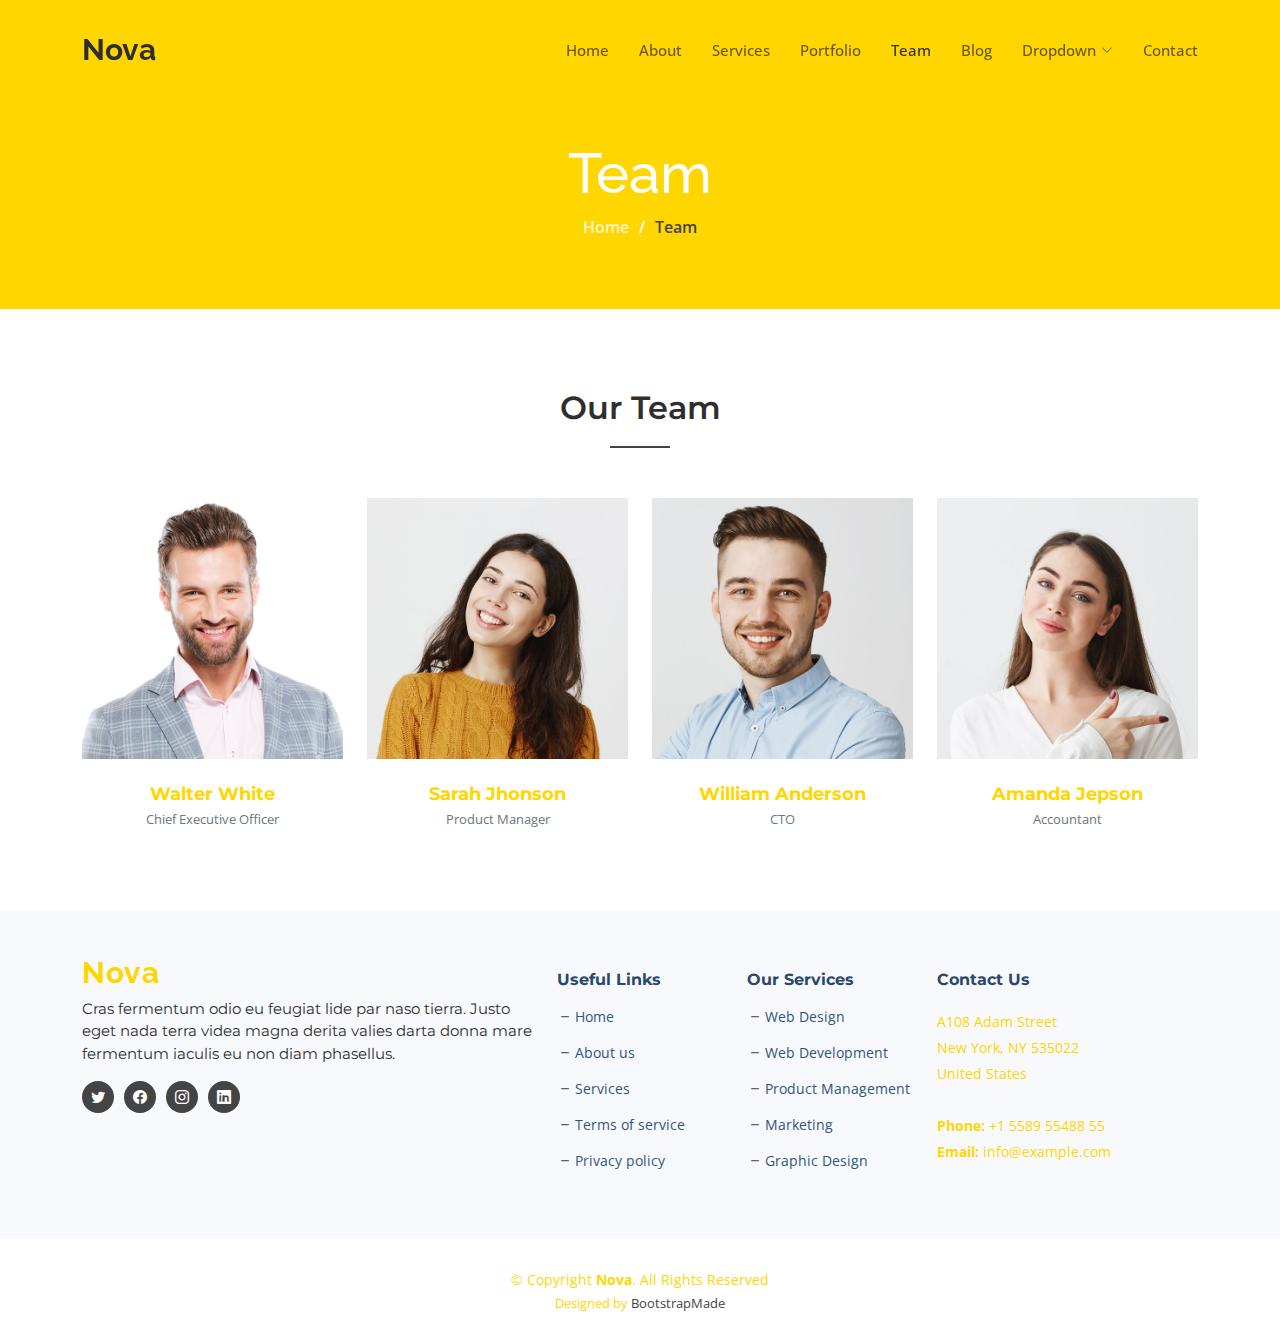
<file: team.html>
<!DOCTYPE html>
<html lang="en">

<head>
  <meta charset="utf-8">
  <meta content="width=device-width, initial-scale=1.0" name="viewport">

  <title>Nova Bootstrap Template - Team</title>
  <meta content="" name="description">
  <meta content="" name="keywords">

  <!-- Favicons -->
  <link href="assets/img/favicon.png" rel="icon">
  <link href="assets/img/apple-touch-icon.png" rel="apple-touch-icon">

  <!-- Google Fonts -->
  <link rel="preconnect" href="https://fonts.googleapis.com">
  <link rel="preconnect" href="https://fonts.gstatic.com" crossorigin>
  <link href="https://fonts.googleapis.com/css2?family=Open+Sans:ital,wght@0,300;0,400;0,500;0,600;0,700;1,300;1,400;1,600;1,700&family=Montserrat:ital,wght@0,300;0,400;0,500;0,600;0,700;1,300;1,400;1,500;1,600;1,700&family=Raleway:ital,wght@0,300;0,400;0,500;0,600;0,700;1,300;1,400;1,500;1,600;1,700&display=swap" rel="stylesheet">

  <!-- Vendor CSS Files -->
  <link href="assets/vendor/bootstrap/css/bootstrap.min.css" rel="stylesheet">
  <link href="assets/vendor/bootstrap-icons/bootstrap-icons.css" rel="stylesheet">
  <link href="assets/vendor/aos/aos.css" rel="stylesheet">
  <link href="assets/vendor/glightbox/css/glightbox.min.css" rel="stylesheet">
  <link href="assets/vendor/swiper/swiper-bundle.min.css" rel="stylesheet">
  <link href="assets/vendor/remixicon/remixicon.css" rel="stylesheet">

  <!-- Template Main CSS File -->
  <link href="assets/css/main.css" rel="stylesheet">

  <!-- =======================================================
  * Template Name: Nova
  * Updated: Sep 18 2023 with Bootstrap v5.3.2
  * Template URL: https://bootstrapmade.com/nova-bootstrap-business-template/
  * Author: BootstrapMade.com
  * License: https://bootstrapmade.com/license/
  ======================================================== -->
</head>

<body class="page-team">

  <!-- ======= Header ======= -->
  <header id="header" class="header d-flex align-items-center fixed-top">
    <div class="container-fluid container-xl d-flex align-items-center justify-content-between">

      <a href="index.html" class="logo d-flex align-items-center">
        <!-- Uncomment the line below if you also wish to use an image logo -->
        <!-- <img src="assets/img/logo.png" alt=""> -->
        <h1 class="d-flex align-items-center">Nova</h1>
      </a>

      <i class="mobile-nav-toggle mobile-nav-show bi bi-list"></i>
      <i class="mobile-nav-toggle mobile-nav-hide d-none bi bi-x"></i>

      <nav id="navbar" class="navbar">
        <ul>
          <li><a href="index.html">Home</a></li>
          <li><a href="about.html">About</a></li>
          <li><a href="services.html">Services</a></li>
          <li><a href="portfolio.html">Portfolio</a></li>
          <li><a href="team.html" class="active">Team</a></li>
          <li><a href="blog.html">Blog</a></li>
          <li class="dropdown"><a href="#"><span>Dropdown</span> <i class="bi bi-chevron-down dropdown-indicator"></i></a>
            <ul>
              <li><a href="#">Dropdown 1</a></li>
              <li class="dropdown"><a href="#"><span>Deep Dropdown</span> <i class="bi bi-chevron-down dropdown-indicator"></i></a>
                <ul>
                  <li><a href="#">Deep Dropdown 1</a></li>
                  <li><a href="#">Deep Dropdown 2</a></li>
                  <li><a href="#">Deep Dropdown 3</a></li>
                  <li><a href="#">Deep Dropdown 4</a></li>
                  <li><a href="#">Deep Dropdown 5</a></li>
                </ul>
              </li>
              <li><a href="#">Dropdown 2</a></li>
              <li><a href="#">Dropdown 3</a></li>
              <li><a href="#">Dropdown 4</a></li>
            </ul>
          </li>
          <li><a href="contact.html">Contact</a></li>
        </ul>
      </nav><!-- .navbar -->

    </div>
  </header><!-- End Header -->

  <main id="main">

    <!-- ======= Breadcrumbs ======= -->
    <div class="breadcrumbs d-flex align-items-center" style="background-image: url('assets/img/team-header.jpg');">
      <div class="container position-relative d-flex flex-column align-items-center">

        <h2>Team</h2>
        <ol>
          <li><a href="index.html">Home</a></li>
          <li>Team</li>
        </ol>

      </div>
    </div><!-- End Breadcrumbs -->

    <!-- ======= Team Section ======= -->
    <section id="team" class="team">
      <div class="container" data-aos="fade-up">

        <div class="section-header">
          <h2>Our Team</h2>

        </div>

        <div class="row gy-4">

          <div class="col-lg-3 col-md-6" data-aos="fade-up" data-aos-delay="100">
            <div class="team-member">
              <div class="member-img">
                <img src="assets/img/team/team-1.jpg" class="img-fluid" alt="">
                <div class="social">
                  <a href=""><i class="bi bi-twitter"></i></a>
                  <a href=""><i class="bi bi-facebook"></i></a>
                  <a href=""><i class="bi bi-instagram"></i></a>
                  <a href=""><i class="bi bi-linkedin"></i></a>
                </div>
              </div>
              <div class="member-info">
                <h4>Walter White</h4>
                <span>Chief Executive Officer</span>
              </div>
            </div>
          </div><!-- End Team Member -->

          <div class="col-lg-3 col-md-6" data-aos="fade-up" data-aos-delay="200">
            <div class="team-member">
              <div class="member-img">
                <img src="assets/img/team/team-2.jpg" class="img-fluid" alt="">
                <div class="social">
                  <a href=""><i class="bi bi-twitter"></i></a>
                  <a href=""><i class="bi bi-facebook"></i></a>
                  <a href=""><i class="bi bi-instagram"></i></a>
                  <a href=""><i class="bi bi-linkedin"></i></a>
                </div>
              </div>
              <div class="member-info">
                <h4>Sarah Jhonson</h4>
                <span>Product Manager</span>
              </div>
            </div>
          </div><!-- End Team Member -->

          <div class="col-lg-3 col-md-6" data-aos="fade-up" data-aos-delay="300">
            <div class="team-member">
              <div class="member-img">
                <img src="assets/img/team/team-3.jpg" class="img-fluid" alt="">
                <div class="social">
                  <a href=""><i class="bi bi-twitter"></i></a>
                  <a href=""><i class="bi bi-facebook"></i></a>
                  <a href=""><i class="bi bi-instagram"></i></a>
                  <a href=""><i class="bi bi-linkedin"></i></a>
                </div>
              </div>
              <div class="member-info">
                <h4>William Anderson</h4>
                <span>CTO</span>
              </div>
            </div>
          </div><!-- End Team Member -->

          <div class="col-lg-3 col-md-6" data-aos="fade-up" data-aos-delay="400">
            <div class="team-member">
              <div class="member-img">
                <img src="assets/img/team/team-4.jpg" class="img-fluid" alt="">
                <div class="social">
                  <a href=""><i class="bi bi-twitter"></i></a>
                  <a href=""><i class="bi bi-facebook"></i></a>
                  <a href=""><i class="bi bi-instagram"></i></a>
                  <a href=""><i class="bi bi-linkedin"></i></a>
                </div>
              </div>
              <div class="member-info">
                <h4>Amanda Jepson</h4>
                <span>Accountant</span>
              </div>
            </div>
          </div><!-- End Team Member -->

        </div>

      </div>
    </section><!-- End Team Section -->

  </main><!-- End #main -->

  <!-- ======= Footer ======= -->
  <footer id="footer" class="footer">

    <div class="footer-content">
      <div class="container">
        <div class="row gy-4">
          <div class="col-lg-5 col-md-12 footer-info">
            <a href="index.html" class="logo d-flex align-items-center">
              <span>Nova</span>
            </a>
            <p>Cras fermentum odio eu feugiat lide par naso tierra. Justo eget nada terra videa magna derita valies darta donna mare fermentum iaculis eu non diam phasellus.</p>
            <div class="social-links d-flex  mt-3">
              <a href="#" class="twitter"><i class="bi bi-twitter"></i></a>
              <a href="#" class="facebook"><i class="bi bi-facebook"></i></a>
              <a href="#" class="instagram"><i class="bi bi-instagram"></i></a>
              <a href="#" class="linkedin"><i class="bi bi-linkedin"></i></a>
            </div>
          </div>

          <div class="col-lg-2 col-6 footer-links">
            <h4>Useful Links</h4>
            <ul>
              <li><i class="bi bi-dash"></i> <a href="#">Home</a></li>
              <li><i class="bi bi-dash"></i> <a href="#">About us</a></li>
              <li><i class="bi bi-dash"></i> <a href="#">Services</a></li>
              <li><i class="bi bi-dash"></i> <a href="#">Terms of service</a></li>
              <li><i class="bi bi-dash"></i> <a href="#">Privacy policy</a></li>
            </ul>
          </div>

          <div class="col-lg-2 col-6 footer-links">
            <h4>Our Services</h4>
            <ul>
              <li><i class="bi bi-dash"></i> <a href="#">Web Design</a></li>
              <li><i class="bi bi-dash"></i> <a href="#">Web Development</a></li>
              <li><i class="bi bi-dash"></i> <a href="#">Product Management</a></li>
              <li><i class="bi bi-dash"></i> <a href="#">Marketing</a></li>
              <li><i class="bi bi-dash"></i> <a href="#">Graphic Design</a></li>
            </ul>
          </div>

          <div class="col-lg-3 col-md-12 footer-contact text-center text-md-start">
            <h4>Contact Us</h4>
            <p>
              A108 Adam Street <br>
              New York, NY 535022<br>
              United States <br><br>
              <strong>Phone:</strong> +1 5589 55488 55<br>
              <strong>Email:</strong> info@example.com<br>
            </p>

          </div>

        </div>
      </div>
    </div>

    <div class="footer-legal">
      <div class="container">
        <div class="copyright">
          &copy; Copyright <strong><span>Nova</span></strong>. All Rights Reserved
        </div>
        <div class="credits">
          <!-- All the links in the footer should remain intact. -->
          <!-- You can delete the links only if you purchased the pro version. -->
          <!-- Licensing information: https://bootstrapmade.com/license/ -->
          <!-- Purchase the pro version with working PHP/AJAX contact form: https://bootstrapmade.com/nova-bootstrap-business-template/ -->
          Designed by <a href="https://bootstrapmade.com/">BootstrapMade</a>
        </div>
      </div>
    </div>
  </footer><!-- End Footer --><!-- End Footer -->

  <a href="#" class="scroll-top d-flex align-items-center justify-content-center"><i class="bi bi-arrow-up-short"></i></a>

  <div id="preloader"></div>

  <!-- Vendor JS Files -->
  <script src="assets/vendor/bootstrap/js/bootstrap.bundle.min.js"></script>
  <script src="assets/vendor/aos/aos.js"></script>
  <script src="assets/vendor/glightbox/js/glightbox.min.js"></script>
  <script src="assets/vendor/swiper/swiper-bundle.min.js"></script>
  <script src="assets/vendor/isotope-layout/isotope.pkgd.min.js"></script>
  <script src="assets/vendor/php-email-form/validate.js"></script>

  <!-- Template Main JS File -->
  <script src="assets/js/main.js"></script>

</body>

</html>
</file>
<file: assets/css/main.css>
/**
* Template Name: Nova
* Updated: Sep 18 2023 with Bootstrap v5.3.2
* Template URL: https://bootstrapmade.com/nova-bootstrap-business-template/
* Author: BootstrapMade.com
* License: https://bootstrapmade.com/license/
*/

/*--------------------------------------------------------------
# Set main reusable colors and fonts using CSS variables
# Learn more about CSS variables at https://developer.mozilla.org/en-US/docs/Web/CSS/Using_CSS_custom_properties
--------------------------------------------------------------*/
/* Fonts */
:root {
  --font-default: "Open Sans", system-ui, -apple-system, "Segoe UI", Roboto, "Helvetica Neue", Arial, "Noto Sans", "Liberation Sans", sans-serif, "Apple Color Emoji", "Segoe UI Emoji", "Segoe UI Symbol", "Noto Color Emoji";
  --font-primary: "Montserrat", sans-serif;
  --font-secondary: "Raleway", sans-serif;
}

/* Colors */
:root {
  --color-default: #2b180d;
  --color-primary: #444444;
  --color-secondary: #FFD600;
  --font-color: #2e2e2e;
}

/* Smooth scroll behavior */
:root {
  scroll-behavior: smooth;
}

/*--------------------------------------------------------------
# General
--------------------------------------------------------------*/
body {
  font-family: var(--font-default);
  color: var(--font-color);
}

a {
  color: var(--color-primary);
  text-decoration: none;
  transition: 0.3s;
}

a:hover {
  color: #82cbed;
  text-decoration: none;
}

h1,
h2,
h3,
h4,
h5,
h6 {
  font-family: var(--font-primary);
}

/*--------------------------------------------------------------
# Sections & Section Header
--------------------------------------------------------------*/
section {
  overflow: hidden;
  padding: 80px 0;
}

.section-header {
  text-align: center;
  padding-bottom: 30px;
}

.section-header h2 {
  font-size: 32px;
  font-weight: 600;
  margin-bottom: 20px;
  padding-bottom: 20px;
  position: relative;
}

.section-header h2:after {
  content: "";
  position: absolute;
  display: block;
  width: 60px;
  height: 2px;
  background: var(--color-primary);
  left: 0;
  right: 0;
  bottom: 0;
  margin: auto;
}

.section-header p {
  margin-bottom: 0;
}

/*--------------------------------------------------------------
# Breadcrumbs
--------------------------------------------------------------*/
.breadcrumbs {
  padding: 140px 0 60px 0;
  min-height: 30vh;
  position: relative;
  background-size: cover;
  background-position: center;
  background-repeat: no-repeat;
}

.breadcrumbs:before {
  content: "";
  background-color: #FFD600;
  position: absolute;
  inset: 0;
}

.breadcrumbs h2 {
  font-size: 56px;
  font-weight: 500;
  color: #fff;
  font-family: var(--font-secondary);
}

.breadcrumbs ol {
  display: flex;
  flex-wrap: wrap;
  list-style: none;
  padding: 0 0 10px 0;
  margin: 0;
  font-size: 16px;
  font-weight: 600;
  color: var(--color-primary);
}

.breadcrumbs ol a {
  color: rgba(255, 255, 255, 0.8);
  transition: 0.3s;
}

.breadcrumbs ol a:hover {
  text-decoration: underline;
}

.breadcrumbs ol li+li {
  padding-left: 10px;
}

.breadcrumbs ol li+li::before {
  display: inline-block;
  padding-right: 10px;
  color: #fff;
  content: "/";
}

/*--------------------------------------------------------------
# Scroll top button
--------------------------------------------------------------*/
.scroll-top {
  position: fixed;
  visibility: hidden;
  opacity: 0;
  right: 15px;
  bottom: 15px;
  z-index: 99999;
  background: var(--color-primary);
  width: 40px;
  height: 40px;
  border-radius: 4px;
  transition: all 0.4s;
}

.scroll-top i {
  font-size: 24px;
  color: #fff;
  line-height: 0;
}

.scroll-top:hover {
  background: rgba(86, 184, 230, 0.8);
  color: #fff;
}

.scroll-top.active {
  visibility: visible;
  opacity: 1;
}

/*--------------------------------------------------------------
# Preloader
--------------------------------------------------------------*/
#preloader {
  position: fixed;
  inset: 0;
  z-index: 9999;
  overflow: hidden;
  background: #fff;
  transition: all 0.6s ease-out;
}

#preloader:before {
  content: "";
  position: fixed;
  top: calc(50% - 30px);
  left: calc(50% - 30px);
  border: 6px solid var(--color-primary);
  border-top-color: #fff;
  border-radius: 50%;
  width: 60px;
  height: 60px;
  animation: animate-preloader 1s linear infinite;
}

@keyframes animate-preloader {
  0% {
    transform: rotate(0deg);
  }

  100% {
    transform: rotate(360deg);
  }
}

/*--------------------------------------------------------------
# Disable aos animation delay on mobile devices
--------------------------------------------------------------*/
@media screen and (max-width: 768px) {
  [data-aos-delay] {
    transition-delay: 0 !important;
  }
}

/*--------------------------------------------------------------
# Header
--------------------------------------------------------------*/
.header {
  transition: all 0.5s;
  z-index: 997;
  padding: 24px 0;
}

@media (max-width: 1200px) {
  .header {
    padding: 12px 0;
  }
}

.header.sticked {
  background: #FFD600 ;
  padding: 12px 0;
}

.header .logo img {
  max-height: 40px;
  margin-right: 6px;
}

.header .logo h1 {
  font-size: 30px;
  font-weight: 700;
  color: var(--font-color);
  font-family: var(--font-secondary);
  margin: 0;
}

/*--------------------------------------------------------------
# Desktop Navigation
--------------------------------------------------------------*/
@media (min-width: 1280px) {
  .navbar {
    padding: 0;
  }

  .navbar ul {
    margin: 0;
    padding: 0;
    display: flex;
    list-style: none;
    align-items: center;
  }

  .navbar li {
    position: relative;
  }

  .navbar a,
  .navbar a:focus {
    display: flex;
    align-items: center;
    justify-content: space-between;
    padding: 15px 0 15px 30px;
    font-family: var(--font-default);
    font-size: 15px;
    font-weight: 500;
    color: rgba(0, 0, 0, 0.6);
    white-space: nowrap;
    transition: 0.3s;
  }

  .navbar a i,
  .navbar a:focus i {
    font-size: 12px;
    line-height: 0;
    margin-left: 5px;
  }

  .navbar a:hover,
  .navbar .active,
  .navbar .active:focus,
  .navbar li:hover>a {
    color: var(--font-color);
  }

  .navbar .dropdown ul {
    display: block;
    position: absolute;
    left: 14px;
    top: calc(100% + 30px);
    margin: 0;
    padding: 10px 0;
    z-index: 99;
    opacity: 0;
    visibility: hidden;
    background: #fff;
    box-shadow: 0px 0px 30px rgba(127, 137, 161, 0.25);
    transition: 0.2s;
  }

  .navbar .dropdown ul li {
    min-width: 200px;
  }

  .navbar .dropdown ul a {
    padding: 10px 20px;
    font-size: 15px;
    text-transform: none;
    color: var(--color-secondary);
  }

  .navbar .dropdown ul a i {
    font-size: 12px;
  }

  .navbar .dropdown ul a:hover,
  .navbar .dropdown ul .active:hover,
  .navbar .dropdown ul li:hover>a {
    color: var(--color-primary);
  }

  .navbar .dropdown:hover>ul {
    opacity: 1;
    top: 100%;
    visibility: visible;
  }

  .navbar .dropdown .dropdown ul {
    top: 0;
    left: calc(100% - 30px);
    visibility: hidden;
  }

  .navbar .dropdown .dropdown:hover>ul {
    opacity: 1;
    top: 0;
    left: 100%;
    visibility: visible;
  }
}

@media (min-width: 1280px) and (max-width: 1366px) {
  .navbar .dropdown .dropdown ul {
    left: -90%;
  }

  .navbar .dropdown .dropdown:hover>ul {
    left: -100%;
  }
}

@media (min-width: 1280px) {

  .mobile-nav-show,
  .mobile-nav-hide {
    display: none;
  }
}

/*--------------------------------------------------------------
# Mobile Navigation
--------------------------------------------------------------*/
@media (max-width: 1279px) {
  .navbar {
    position: fixed;
    top: 0;
    right: -100%;
    width: 100%;
    max-width: 400px;
    bottom: 0;
    transition: 0.3s;
    z-index: 9997;
  }

  .navbar ul {
    position: absolute;
    inset: 0;
    padding: 50px 0 10px 0;
    margin: 0;
    background: rgba(27, 47, 69, 0.9);
    overflow-y: auto;
    transition: 0.3s;
    z-index: 9998;
  }

  .navbar a,
  .navbar a:focus {
    display: flex;
    align-items: center;
    justify-content: space-between;
    padding: 10px 20px;
    font-family: var(--font-default);
    font-size: 15px;
    font-weight: 600;
    color: rgba(255, 255, 255, 0.7);
    white-space: nowrap;
    transition: 0.3s;
  }

  .navbar a i,
  .navbar a:focus i {
    font-size: 12px;
    line-height: 0;
    margin-left: 5px;
  }

  .navbar a:hover,
  .navbar .active,
  .navbar .active:focus,
  .navbar li:hover>a {
    color: #fff;
  }

  .navbar .dropdown ul,
  .navbar .dropdown .dropdown ul {
    position: static;
    display: none;
    padding: 10px 0;
    margin: 10px 20px;
    background-color: rgba(20, 35, 51, 0.6);
  }

  .navbar .dropdown>.dropdown-active,
  .navbar .dropdown .dropdown>.dropdown-active {
    display: block;
  }

  .mobile-nav-show {
    color: rgba(255, 255, 255, 0.9);
    font-size: 28px;
    cursor: pointer;
    line-height: 0;
    transition: 0.5s;
  }

  .mobile-nav-hide {
    color: rgba(255, 255, 255, 0.9);
    font-size: 32px;
    cursor: pointer;
    line-height: 0;
    transition: 0.5s;
    position: fixed;
    right: 15px;
    top: 15px;
    z-index: 9999;
  }

  .mobile-nav-active {
    overflow: hidden;
  }

  .mobile-nav-active .navbar {
    right: 0;
  }

  .mobile-nav-active .navbar:before {
    content: "";
    position: fixed;
    inset: 0;
    background: rgba(27, 47, 69, 0.7);
    z-index: 9996;
  }
}

/*--------------------------------------------------------------
# Hero Section
--------------------------------------------------------------*/
.hero {
  width: 100%;
  min-height: 100vh;
  background: url("../img/hero-bg.jpg") top center;
  background-size: cover;
  position: relative;
  padding: 120px 0;
  z-index: 3;
}

@media (min-width: 1034px) {
  .hero:after {
    position: absolute;
    content: "";
    width: 40%;
    background: var(--color-secondary);
    top: 0;
    bottom: 0;
  }
}

.hero:before {
  position: absolute;
  content: "";
  background: RGBA(255, 139, 0, 0.4);
  inset: 0;
}

@media (max-width: 1034px) {
  .hero:before {
    background: rgba(27, 47, 69, 0.7);
  }
}

.hero .container {
  z-index: 1;
}

@media (min-width: 1365px) {
  .hero {
    background-attachment: fixed;
  }
}

.hero h2 {
  margin: 0;
  font-size: 48px;
  font-weight: 700;
  line-height: 1.2;
  color: var(--font-color);
  font-family: var(--font-secondary);
}

.hero blockquote {
  color: var(--font-color);
  padding-left: 20px;
  font-size: 15px;
  font-family: var(--font-default);
  border-left: 2px solid var(--color-primary);
  margin: 40px 0;
}

.hero .btn-get-started {
  font-family: var(--font-secondary);
  font-weight: 500;
  font-size: 15px;
  letter-spacing: 1px;
  display: inline-block;
  padding: 12px 30px;
  border-radius: 50px;
  transition: 0.5s;
  color: white;
  background-color: #2e2e2e;
}

.hero .btn-get-started:hover {
  color: var(--color-secondary);
  background-color: white;
}

.hero .btn-watch-video {
  font-size: 16px;
  transition: 0.5s;
  margin-left: 25px;
  color: rgba(255, 255, 255, 0.7);
  font-weight: 600;
}

.hero .btn-watch-video i {
  color: var(--color-primary);
  font-size: 32px;
  transition: 0.3s;
  line-height: 0;
  margin-right: 8px;
}

.hero .btn-watch-video:hover {
  color: #fff;
}

.hero .btn-watch-video:hover i {
  color: #82cbed;
}

@media (max-width: 640px) {
  .hero h2 {
    font-size: 36px;
    line-height: 1;
  }

  .hero .btn-get-started,
  .hero .btn-watch-video {
    font-size: 13px;
  }
}

/*--------------------------------------------------------------
# Why Choose Us Section
--------------------------------------------------------------*/
.why-us {
  padding-bottom: 0;
}

.why-us .img-bg {
  min-height: 500px;
  background-size: cover;
}

.why-us .slides {
  background-color: #f7f9fc;
}

.why-us h3 {
  font-size: 24px;
  font-weight: 700;
  color: var(--color-secondary);
}

.why-us h4 {
  font-size: 18px;
  font-weight: 400;
  color: #29486a;
  font-family: var(--font-secondary);
}

.why-us .swiper {
  margin: 140px 140px 120px 140px;
  overflow: hidden;
}

.why-us .swiper-button-prev:after,
.why-us .swiper-button-next:after {
  font-size: 24px;
  color: var(--color-secondary);
}

.why-us .swiper-button-prev {
  left: 80px;
}

.why-us .swiper-button-next {
  right: 80px;
}

.why-us .swiper-pagination {
  margin-top: 30px;
  position: relative;
}

.why-us .swiper-pagination .swiper-pagination-bullet {
  background-color: var(--color-secondary);
}

.why-us .swiper-pagination .swiper-pagination-bullet-active {
  background-color: var(--color-primary);
}

@media (max-width: 1200px) {
  .why-us .swiper {
    margin: 60px 60px 40px 60px;
  }

  .why-us .swiper-button-prev,
  .why-us .swiper-button-next {
    display: none;
  }
}

@media (max-width: 575px) {
  .why-us .swiper {
    margin: 40px 40px 20px 40px;
  }
}

.page-about .why-us {
  padding: 0 0 80px 0;
}

/*--------------------------------------------------------------
# About Section
--------------------------------------------------------------*/
.about .content h3 {
  font-weight: 700;
  font-size: 36px;
  font-family: var(--font-secondary);
  color: var(--color-secondary);
}

.about .content p {
  margin: 30px 0;
  color: #29486a;
}

.about .content ul {
  list-style: none;
  padding: 0;
}

.about .content ul li {
  padding: 0 0 15px 26px;
  position: relative;
  font-size: 15px;
  font-weight: 600;
}

.about .content ul i {
  position: absolute;
  font-size: 20px;
  left: 0;
  top: -3px;
  color: var(--color-primary);
}

/*--------------------------------------------------------------
# Services List Section
--------------------------------------------------------------*/
.services-list .service-item {
  position: relative;
}

.services-list .service-item .icon i {
  font-size: 32px;
  line-height: 0;
  margin-right: 20px;
  color: #38618e;
}

.services-list .service-item .title {
  font-weight: 700;
  margin-bottom: 5px;
  font-size: 18px;
}

.services-list .service-item .title a {
  color: var(--color-secondary);
}

.services-list .service-item .title a:hover {
  color: #38618e;
}

.services-list .service-item .description {
  line-height: 24px;
  font-size: 14px;
}

/*--------------------------------------------------------------
# Call To Action Section
--------------------------------------------------------------*/
.call-to-action {
  background: linear-gradient(rgba(27, 47, 69, 0.8), rgba(27, 47, 69, 0.8)), url("../img/cta-bg.jpg") center center;
  background-size: cover;
  padding: 100px 0;
}

@media (min-width: 1365px) {
  .call-to-action {
    background-attachment: fixed;
  }
}

.call-to-action h3 {
  color: #fff;
  font-size: 28px;
  margin-bottom: 25px;
  font-weight: 700;
}

.call-to-action p {
  color: #fff;
  margin-bottom: 25px;
}

.call-to-action .cta-btn {
  font-family: var(--font-default);
  font-weight: 500;
  font-size: 16px;
  letter-spacing: 1px;
  display: inline-block;
  padding: 12px 40px;
  border-radius: 50px;
  transition: 0.5s;
  margin: 10px;
  color: #fff;
  background: var(--color-secondary);
}

.call-to-action .cta-btn:hover {
  background: white;
  color: var(--color-secondary);
}

/*--------------------------------------------------------------
# Features Section
--------------------------------------------------------------*/
.features {
  padding-bottom: 0;
}

.features h3 {
  color: var(--color-secondary);
  font-size: 32px;
  font-weight: 700;
  margin-bottom: 30px;
}

.features .icon-list i {
  margin-right: 10px;
  font-size: 24px;
  line-height: 1.2;
}

.features .icon-list span {
  font-size: 18px;
  color: #29486a;
}

.features .phone-wrap {
  position: absolute;
  right: 0;
}

@media (max-width: 768px) {
  .features .phone-wrap {
    position: relative;
  }
}

.features .phone-wrap img {
  width: 340px;
}

@media (max-width: 992px) {
  .features .phone-wrap img {
    margin-top: 30px;
  }
}

@media (max-width: 768px) {
  .features .phone-wrap img {
    width: 100%;
  }
}

.features .details {
  margin-top: 80px;
  padding: 120px 0;
  background-color: #f7f9fc;
}

.features .details h4 {
  color: var(--color-secondary);
  font-size: 32px;
  font-weight: 700;
  margin-bottom: 20px;
}

.features .details p {
  margin-bottom: 20px;
  font-size: 15px;
}

.features .details .btn-get-started {
  font-family: var(--font-primary);
  display: inline-block;
  font-weight: 500;
  font-size: 15px;
  letter-spacing: 1px;
  padding: 10px 32px;
  border-radius: 50px;
  transition: 0.5s;
  background-color: var(--color-primary);
  color: #fff;
}

.features .details .btn-get-started:hover {
  background: #2aa5df;
}

/*--------------------------------------------------------------
# Recent Blog Posts Section
--------------------------------------------------------------*/
.recent-posts .post-box {
  transition: 0.3s;
  height: 100%;
  overflow: hidden;
  position: relative;
  display: flex;
  flex-direction: column;
}

.recent-posts .post-box .post-img {
  overflow: hidden;
  position: relative;
}

.recent-posts .post-box .post-img img {
  transition: 0.5s;
}

.recent-posts .post-box .meta {
  margin-top: 15px;
}

.recent-posts .post-box .meta .post-date {
  font-size: 15px;
  font-weight: 400;
  color: var(--color-primary);
}

.recent-posts .post-box .meta .post-author {
  font-size: 15px;
  font-weight: 400;
  color: var(--color-secondary);
}

.recent-posts .post-box .post-title {
  font-size: 18px;
  color: var(--color-secondary);
  font-weight: 700;
  margin: 15px 0 0 0;
  position: relative;
  transition: 0.3s;
}

.recent-posts .post-box p {
  margin: 15px 0 0 0;
  color: rgba(27, 47, 69, 0.7);
}

.recent-posts .post-box .readmore {
  display: flex;
  align-items: center;
  font-weight: 600;
  line-height: 1;
  transition: 0.3s;
  margin-top: 15px;
}

.recent-posts .post-box .readmore i {
  line-height: 0;
  margin-left: 4px;
  font-size: 18px;
}

.recent-posts .post-box:hover .post-title {
  color: var(--color-primary);
}

.recent-posts .post-box:hover .post-img img {
  transform: scale(1.1);
}

/*--------------------------------------------------------------
# Team Section
--------------------------------------------------------------*/
.team .team-member {
  overflow: hidden;
  background: #fff;
}

.team .team-member .member-img {
  position: relative;
  overflow: hidden;
}

.team .team-member .social {
  position: absolute;
  left: 0;
  bottom: 0;
  right: 0;
  height: 40px;
  opacity: 0;
  transition: ease-in-out 0.3s;
  background: rgba(255, 255, 255, 0.85);
  display: flex;
  align-items: center;
  justify-content: center;
}

.team .team-member .social a {
  transition: color 0.3s;
  color: #31547c;
  margin: 0 10px;
  display: inline-flex;
  align-items: center;
  justify-content: center;
}

.team .team-member .social a i {
  line-height: 0;
}

.team .team-member .social a:hover {
  color: var(--color-primary);
}

.team .team-member .social i {
  font-size: 18px;
  margin: 0 2px;
}

.team .team-member .member-info {
  padding: 25px 15px 0 15px;
  text-align: center;
}

.team .team-member .member-info h4 {
  font-weight: 700;
  margin-bottom: 5px;
  font-size: 18px;
  color: var(--color-secondary);
}

.team .team-member .member-info span {
  display: block;
  font-size: 13px;
  font-weight: 400;
  color: #6c757d;
}

.team .team-member .member-info p {
  font-style: italic;
  font-size: 14px;
  line-height: 26px;
  color: #6c757d;
}

.team .team-member:hover .social {
  opacity: 1;
}

/*--------------------------------------------------------------
# Services Cards Section
--------------------------------------------------------------*/
.services-cards {
  background: #f7f9fc;
}

.services-cards .card-item {
  border: 1px solid rgba(27, 47, 69, 0.1);
  background: #fff;
  position: relative;
  border-radius: 0;
}

.services-cards .card-item .card-bg {
  min-height: 300px;
  background-size: cover;
  background-repeat: no-repeat;
}

.services-cards .card-item .card-body {
  padding: 30px;
}

.services-cards .card-item h4 {
  font-weight: 700;
  font-size: 20px;
  margin-bottom: 15px;
  color: var(--color-secondary);
}

.services-cards .card-item p {
  color: var(--color-secondary);
  margin: 0;
}

/*--------------------------------------------------------------
# Testimonials Section
--------------------------------------------------------------*/
.testimonials .testimonial-item {
  box-sizing: content-box;
  padding: 30px;
  margin: 40px 30px;
  box-shadow: 0px 0 20px rgba(27, 47, 69, 0.1);
  background: #fff;
  min-height: 320px;
  display: flex;
  flex-direction: column;
  text-align: center;
  transition: 0.3s;
}

.testimonials .testimonial-item .stars {
  margin-bottom: 15px;
}

.testimonials .testimonial-item .stars i {
  color: #ffc107;
  margin: 0 1px;
}

.testimonials .testimonial-item .testimonial-img {
  width: 90px;
  border-radius: 50%;
  border: 4px solid #fff;
  margin: 0 auto;
}

.testimonials .testimonial-item h3 {
  font-size: 18px;
  font-weight: bold;
  margin: 10px 0 5px 0;
  color: #111;
}

.testimonials .testimonial-item h4 {
  font-size: 14px;
  color: #999;
  margin: 0;
}

.testimonials .testimonial-item p {
  font-style: italic;
  margin: 0 auto 15px auto;
}

.testimonials .swiper-pagination {
  margin-top: 20px;
  position: relative;
}

.testimonials .swiper-pagination .swiper-pagination-bullet {
  width: 10px;
  height: 10px;
  background-color: #e8eff6;
  opacity: 1;
}

.testimonials .swiper-pagination .swiper-pagination-bullet-active {
  background-color: var(--color-primary);
}

.testimonials .swiper-slide {
  opacity: 0.3;
}

@media (max-width: 1199px) {
  .testimonials .swiper-slide-active {
    opacity: 1;
  }

  .testimonials .swiper-pagination {
    margin-top: 0;
  }

  .testimonials .testimonial-item {
    margin: 40px 20px;
  }
}

@media (min-width: 1200px) {
  .testimonials .swiper-slide-next {
    opacity: 1;
    transform: scale(1.12);
  }
}

/*--------------------------------------------------------------
# Portfolio Section
--------------------------------------------------------------*/
.portfolio .portfolio-flters {
  padding: 0;
  margin: 0 auto 30px auto;
  list-style: none;
  text-align: center;
}

.portfolio .portfolio-flters li {
  color: var(--color-secondary);
  cursor: pointer;
  display: inline-block;
  padding: 0;
  font-size: 18px;
  font-weight: 400;
  margin: 0 10px;
  line-height: 1;
  margin-bottom: 5px;
  transition: all 0.3s ease-in-out;
}

.portfolio .portfolio-flters li:hover,
.portfolio .portfolio-flters li.filter-active {
  color: var(--color-primary);
}

.portfolio .portfolio-flters li:first-child {
  margin-left: 0;
}

.portfolio .portfolio-flters li:last-child {
  margin-right: 0;
}

@media (max-width: 575px) {
  .portfolio .portfolio-flters li {
    font-size: 14px;
    margin: 0 5px;
  }
}

.portfolio .portfolio-item {
  position: relative;
}

.portfolio .portfolio-item .portfolio-info {
  opacity: 0;
  position: absolute;
  left: 30px;
  right: 30px;
  bottom: 0;
  z-index: 3;
  transition: all ease-in-out 0.3s;
  background: rgba(255, 255, 255, 0.9);
  padding: 15px;
}

.portfolio .portfolio-item .portfolio-info h4 {
  font-size: 18px;
  font-weight: 600;
  color: var(--color-default);
  padding-right: 50px;
}

.portfolio .portfolio-item .portfolio-info p {
  color: #6c757d;
  font-size: 14px;
  margin-bottom: 0;
  padding-right: 50px;
}

.portfolio .portfolio-item .portfolio-info .preview-link,
.portfolio .portfolio-item .portfolio-info .details-link {
  position: absolute;
  right: 50px;
  font-size: 24px;
  top: calc(50% - 14px);
  color: rgba(27, 47, 69, 0.7);
  transition: 0.3s;
  line-height: 0;
}

.portfolio .portfolio-item .portfolio-info .preview-link:hover,
.portfolio .portfolio-item .portfolio-info .details-link:hover {
  color: var(--color-primary);
}

.portfolio .portfolio-item .portfolio-info .details-link {
  right: 14px;
  font-size: 28px;
}

.portfolio .portfolio-item:hover .portfolio-info {
  opacity: 1;
  bottom: 20px;
}

/*--------------------------------------------------------------
# Portfolio Details
--------------------------------------------------------------*/
.portfolio-details .portfolio-details-slider img {
  width: 100%;
}

.portfolio-details .portfolio-details-slider .swiper-pagination {
  margin-top: 20px;
  position: relative;
}

.portfolio-details .portfolio-details-slider .swiper-pagination .swiper-pagination-bullet {
  width: 12px;
  height: 12px;
  background-color: #fff;
  opacity: 1;
  border: 1px solid var(--color-primary);
}

.portfolio-details .portfolio-details-slider .swiper-pagination .swiper-pagination-bullet-active {
  background-color: var(--color-primary);
}

.portfolio-details .portfolio-info {
  padding: 30px;
  box-shadow: 0px 0 30px rgba(27, 47, 69, 0.1);
}

.portfolio-details .portfolio-info h3 {
  font-size: 22px;
  font-weight: 700;
  margin-bottom: 20px;
  padding-bottom: 20px;
  border-bottom: 1px solid #d6e2ef;
}

.portfolio-details .portfolio-info ul {
  list-style: none;
  padding: 0;
  font-size: 15px;
}

.portfolio-details .portfolio-info ul li+li {
  margin-top: 10px;
}

.portfolio-details .portfolio-description {
  padding-top: 30px;
}

.portfolio-details .portfolio-description h2 {
  font-size: 26px;
  font-weight: 700;
  margin-bottom: 20px;
  color: var(--color-secondary);
}

.portfolio-details .portfolio-description p {
  padding: 0;
}

/*--------------------------------------------------------------
# Contact Section
--------------------------------------------------------------*/
.contact {
  background: url("../img/contact-bg.png") left top no-repeat;
  background-size: contain;
  position: relative;
}

@media (max-width: 640px) {
  .contact {
    background-position: center 50px;
  }
}

.contact:before {
  content: "";
  background: rgba(255, 255, 255, 0.7);
  position: absolute;
  bottom: 0;
  top: 0;
  left: 0;
  right: 0;
}

.contact .info-item+.info-item {
  margin-top: 40px;
}

.contact .info-item i {
  font-size: 20px;
  background: var(--color-primary);
  color: #fff;
  width: 44px;
  height: 44px;
  display: flex;
  justify-content: center;
  align-items: center;
  border-radius: 50px;
  transition: all 0.3s ease-in-out;
  margin-right: 15px;
}

.contact .info-item h4 {
  padding: 0;
  font-size: 20px;
  font-weight: 700;
  margin-bottom: 5px;
  color: #1c88ba;
}

.contact .info-item p {
  padding: 0;
  margin-bottom: 0;
  font-size: 14px;
}

.contact .php-email-form {
  width: 100%;
}

.contact .php-email-form .form-group {
  padding-bottom: 8px;
}

.contact .php-email-form .error-message {
  display: none;
  color: #fff;
  background: #df1529;
  text-align: left;
  padding: 15px;
  font-weight: 600;
}

.contact .php-email-form .error-message br+br {
  margin-top: 25px;
}

.contact .php-email-form .sent-message {
  display: none;
  color: #fff;
  background: #059652;
  text-align: center;
  padding: 15px;
  font-weight: 600;
}

.contact .php-email-form .loading {
  display: none;
  background: #fff;
  text-align: center;
  padding: 15px;
}

.contact .php-email-form .loading:before {
  content: "";
  display: inline-block;
  border-radius: 50%;
  width: 24px;
  height: 24px;
  margin: 0 10px -6px 0;
  border: 3px solid #059652;
  border-top-color: #fff;
  animation: animate-loading 1s linear infinite;
}

.contact .php-email-form input,
.contact .php-email-form textarea {
  border-radius: 0;
  box-shadow: none;
  font-size: 14px;
  padding: 12px 15px;
}

.contact .php-email-form input:focus,
.contact .php-email-form textarea:focus {
  border-color: var(--color-primary);
}

.contact .php-email-form textarea {
  padding: 10px 12px;
}

.contact .php-email-form button[type=submit] {
  background: #1f98d1;
  border: 0;
  padding: 12px 40px;
  color: #fff;
  transition: 0.4s;
}

.contact .php-email-form button[type=submit]:hover {
  background: var(--color-primary);
}

@keyframes animate-loading {
  0% {
    transform: rotate(0deg);
  }

  100% {
    transform: rotate(360deg);
  }
}

/*--------------------------------------------------------------
# Blog Stylings
--------------------------------------------------------------*/
/*--------------------------------------------------------------
# Blog Home Posts List
--------------------------------------------------------------*/
.blog .posts-list article {
  height: 100%;
  border-bottom: 1px solid #d6e2ef;
  padding-bottom: 30px;
}

.blog .posts-list article+article {
  margin-top: 60px;
}

.blog .posts-list .post-img {
  max-height: 240px;
  overflow: hidden;
}

.blog .posts-list .title {
  font-size: 20px;
  font-weight: 600;
  padding: 0;
  margin: 20px 0 0 0;
}

.blog .posts-list .title a {
  color: var(--color-secondary);
  transition: 0.3s;
}

.blog .posts-list .title a:hover {
  color: var(--color-primary);
}

.blog .posts-list .meta-top {
  margin-top: 20px;
  color: #467ab3;
}

.blog .posts-list .meta-top ul {
  display: flex;
  flex-wrap: wrap;
  list-style: none;
  align-items: center;
  padding: 0;
  margin: 0;
}

.blog .posts-list .meta-top ul li+li {
  padding-left: 20px;
}

.blog .posts-list .meta-top i {
  font-size: 16px;
  margin-right: 8px;
  line-height: 0;
  color: rgba(86, 184, 230, 0.8);
}

.blog .posts-list .meta-top a {
  color: #467ab3;
  font-size: 14px;
  display: inline-block;
  line-height: 1;
}

.blog .posts-list .content {
  margin-top: 20px;
}

.blog .posts-list .read-more a {
  display: inline-block;
  color: #1f98d1;
  transition: 0.3s;
  font-size: 15px;
  font-weight: 500;
}

.blog .posts-list .read-more a:hover {
  color: var(--color-primary);
}

/*--------------------------------------------------------------
# Blog Details Page
--------------------------------------------------------------*/
.blog .blog-details {
  box-shadow: 0 4px 16px rgba(0, 0, 0, 0.1);
  padding: 30px;
}

.blog .blog-details .post-img {
  margin: -30px -30px 20px -30px;
  overflow: hidden;
}

.blog .blog-details .title {
  font-size: 28px;
  font-weight: 700;
  padding: 0;
  margin: 20px 0 0 0;
  color: var(--color-secondary);
}

.blog .blog-details .content {
  margin-top: 20px;
}

.blog .blog-details .content h3 {
  font-size: 22px;
  margin-top: 30px;
  font-weight: bold;
}

.blog .blog-details .content blockquote {
  overflow: hidden;
  background-color: rgba(27, 47, 69, 0.06);
  padding: 60px;
  position: relative;
  text-align: center;
  margin: 20px 0;
}

.blog .blog-details .content blockquote p {
  color: var(--color-default);
  line-height: 1.6;
  margin-bottom: 0;
  font-style: italic;
  font-weight: 500;
  font-size: 22px;
}

.blog .blog-details .content blockquote:after {
  content: "";
  position: absolute;
  left: 0;
  top: 0;
  bottom: 0;
  width: 3px;
  background-color: var(--color-secondary);
  margin-top: 20px;
  margin-bottom: 20px;
}

.blog .blog-details .meta-top {
  margin-top: 20px;
  color: var(--color-gray);
}

.blog .blog-details .meta-top ul {
  display: flex;
  flex-wrap: wrap;
  list-style: none;
  align-items: center;
  padding: 0;
  margin: 0;
}

.blog .blog-details .meta-top ul li+li {
  padding-left: 20px;
}

.blog .blog-details .meta-top i {
  font-size: 16px;
  margin-right: 8px;
  line-height: 0;
  color: rgba(86, 184, 230, 0.8);
}

.blog .blog-details .meta-top a {
  color: var(--color-gray);
  font-size: 14px;
  display: inline-block;
  line-height: 1;
}

.blog .blog-details .meta-bottom {
  padding-top: 10px;
  border-top: 1px solid rgba(27, 47, 69, 0.15);
}

.blog .blog-details .meta-bottom i {
  color: #38618e;
  display: inline;
}

.blog .blog-details .meta-bottom a {
  color: rgba(27, 47, 69, 0.8);
  transition: 0.3s;
}

.blog .blog-details .meta-bottom a:hover {
  color: var(--color-primary);
}

.blog .blog-details .meta-bottom .cats {
  list-style: none;
  display: inline;
  padding: 0 20px 0 0;
  font-size: 14px;
}

.blog .blog-details .meta-bottom .cats li {
  display: inline-block;
}

.blog .blog-details .meta-bottom .tags {
  list-style: none;
  display: inline;
  padding: 0;
  font-size: 14px;
}

.blog .blog-details .meta-bottom .tags li {
  display: inline-block;
}

.blog .blog-details .meta-bottom .tags li+li::before {
  padding-right: 6px;
  color: var(--color-default);
  content: ",";
}

.blog .blog-details .meta-bottom .share {
  font-size: 16px;
}

.blog .blog-details .meta-bottom .share i {
  padding-left: 5px;
}

.blog .post-author {
  padding: 20px;
  margin-top: 30px;
  box-shadow: 0 4px 16px rgba(0, 0, 0, 0.1);
}

.blog .post-author img {
  max-width: 120px;
  margin-right: 20px;
}

.blog .post-author h4 {
  font-weight: 600;
  font-size: 22px;
  margin-bottom: 0px;
  padding: 0;
  color: var(--color-secondary);
}

.blog .post-author .social-links {
  margin: 0 10px 10px 0;
}

.blog .post-author .social-links a {
  color: rgba(27, 47, 69, 0.5);
  margin-right: 5px;
}

.blog .post-author p {
  font-style: italic;
  color: rgba(var(--color-gray-rgb), 0.8);
  margin-bottom: 0;
}

/*--------------------------------------------------------------
# Blog Sidebar
--------------------------------------------------------------*/
.blog .sidebar .sidebar-title {
  font-size: 22px;
  font-weight: 400;
  padding: 0;
  margin: 0;
  color: var(--color-secondary);
}

.blog .sidebar .sidebar-item+.sidebar-item {
  margin-top: 40px;
}

.blog .sidebar .search-form form {
  background: #fff;
  border: 1px solid rgba(27, 47, 69, 0.2);
  padding: 3px 10px;
  position: relative;
}

.blog .sidebar .search-form form input[type=text] {
  border: 0;
  padding: 4px;
  border-radius: 4px;
  width: calc(100% - 40px);
}

.blog .sidebar .search-form form input[type=text]:focus {
  outline: none;
}

.blog .sidebar .search-form form button {
  position: absolute;
  top: 0;
  right: 0;
  bottom: 0;
  border: 0;
  background: none;
  font-size: 16px;
  padding: 0 15px;
  margin: -1px;
  background: var(--color-primary);
  color: #fff;
  transition: 0.3s;
  border-radius: 0 4px 4px 0;
  line-height: 0;
}

.blog .sidebar .search-form form button i {
  line-height: 0;
}

.blog .sidebar .search-form form button:hover {
  background: rgba(86, 184, 230, 0.8);
}

.blog .sidebar .categories ul {
  list-style: none;
  padding: 0;
}

.blog .sidebar .categories ul li+li {
  padding-top: 10px;
}

.blog .sidebar .categories ul a {
  color: var(--color-secondary);
  font-size: 15px;
}

.blog .sidebar .categories ul a:hover {
  color: var(--color-default);
}

.blog .sidebar .categories ul a span {
  padding-left: 5px;
  color: rgba(var(--color-default-rgb), 0.4);
  font-size: 14px;
}

.blog .sidebar .recent-posts .post-item {
  display: flex;
  box-shadow: 0px 0 15px rgba(0, 0, 0, 0.08);
  padding: 20px;
}

.blog .sidebar .recent-posts .post-item+.post-item {
  margin-top: 15px;
}

.blog .sidebar .recent-posts img {
  width: 80px;
  margin-right: 15px;
}

.blog .sidebar .recent-posts h4 {
  font-size: 18px;
  font-weight: 400;
}

.blog .sidebar .recent-posts h4 a {
  color: var(--color-secondary);
  transition: 0.3s;
}

.blog .sidebar .recent-posts h4 a:hover {
  color: var(--color-primary);
}

.blog .sidebar .recent-posts time {
  display: block;
  font-style: italic;
  font-size: 14px;
  color: rgba(var(--color-default-rgb), 0.4);
}

.blog .sidebar .tags {
  margin-bottom: -10px;
}

.blog .sidebar .tags ul {
  list-style: none;
  padding: 0;
}

.blog .sidebar .tags ul li {
  display: inline-block;
}

.blog .sidebar .tags ul a {
  color: #38618e;
  font-size: 14px;
  padding: 6px 14px;
  margin: 0 6px 8px 0;
  border: 1px solid rgba(27, 47, 69, 0.15);
  display: inline-block;
  border-radius: 50px;
  transition: 0.3s;
}

.blog .sidebar .tags ul a:hover {
  color: #fff;
  border: 1px solid var(--color-primary);
  background: var(--color-primary);
}

.blog .sidebar .tags ul a span {
  padding-left: 5px;
  color: rgba(27, 47, 69, 0.8);
  font-size: 14px;
}

/*--------------------------------------------------------------
# Blog Comments
--------------------------------------------------------------*/
.blog .comments {
  margin-top: 30px;
}

.blog .comments .comments-count {
  font-weight: bold;
}

.blog .comments .comment {
  margin-top: 30px;
  position: relative;
}

.blog .comments .comment .comment-img {
  margin-right: 14px;
}

.blog .comments .comment .comment-img img {
  width: 60px;
}

.blog .comments .comment h5 {
  font-size: 16px;
  margin-bottom: 2px;
}

.blog .comments .comment h5 a {
  font-weight: bold;
  color: var(--color-default);
  transition: 0.3s;
}

.blog .comments .comment h5 a:hover {
  color: var(--color-primary);
}

.blog .comments .comment h5 .reply {
  padding-left: 10px;
  color: var(--color-secondary);
}

.blog .comments .comment h5 .reply i {
  font-size: 20px;
}

.blog .comments .comment time {
  display: block;
  font-size: 14px;
  color: rgba(27, 47, 69, 0.8);
  margin-bottom: 5px;
}

.blog .comments .comment.comment-reply {
  padding-left: 40px;
}

.blog .comments .reply-form {
  margin-top: 30px;
  padding: 30px;
  box-shadow: 0 4px 16px rgba(0, 0, 0, 0.1);
}

.blog .comments .reply-form h4 {
  font-weight: bold;
  font-size: 22px;
}

.blog .comments .reply-form p {
  font-size: 14px;
}

.blog .comments .reply-form input {
  border-radius: 4px;
  padding: 10px 10px;
  font-size: 14px;
}

.blog .comments .reply-form input:focus {
  box-shadow: none;
  border-color: rgba(86, 184, 230, 0.8);
}

.blog .comments .reply-form textarea {
  border-radius: 4px;
  padding: 10px 10px;
  font-size: 14px;
}

.blog .comments .reply-form textarea:focus {
  box-shadow: none;
  border-color: rgba(86, 184, 230, 0.8);
}

.blog .comments .reply-form .form-group {
  margin-bottom: 25px;
}

.blog .comments .reply-form .btn-primary {
  border-radius: 4px;
  padding: 10px 20px;
  border: 0;
  background-color: var(--color-secondary);
}

.blog .comments .reply-form .btn-primary:hover {
  background-color: rgba(27, 47, 69, 0.8);
}

/*--------------------------------------------------------------
# Blog Home Pagination
--------------------------------------------------------------*/
.blog .blog-pagination {
  margin-top: 30px;
  color: #38618e;
}

.blog .blog-pagination ul {
  display: flex;
  padding: 0;
  margin: 0;
  list-style: none;
}

.blog .blog-pagination li {
  margin: 0 5px;
  transition: 0.3s;
}

.blog .blog-pagination li a {
  color: #2aa5df;
  border-radius: 50%;
  width: 40px;
  height: 40px;
  background: #dbf0fa;
  padding: 7px 16px;
  display: flex;
  align-items: center;
  justify-content: center;
}

.blog .blog-pagination li.active a,
.blog .blog-pagination li:hover a {
  background: var(--color-primary);
  color: #fff;
}

/*--------------------------------------------------------------
# Footer
--------------------------------------------------------------*/
.footer {
  font-size: 14px;
}

.footer .footer-content {
  background-color: #f7f9fc;
  background-size: contain;
  padding: 60px 0 30px 0;
}

.footer .footer-content .footer-info {
  margin-bottom: 30px;
}

.footer .footer-content .footer-info .logo {
  line-height: 0;
  margin-bottom: 25px;
}

.footer .footer-content .footer-info .logo img {
  max-height: 40px;
  margin-right: 6px;
}

.footer .footer-content .footer-info .logo span {
  font-size: 30px;
  font-weight: 700;
  letter-spacing: 1px;
  color: var(--color-secondary);
  font-family: var(--font-secondary);
  margin-top: 3px;
}

.footer .footer-content .footer-info p {
  font-size: 15px;
  margin-bottom: 0;
  font-family: var(--font-primary);
}

.footer .footer-content .social-links a {
  font-size: 14px;
  line-height: 0;
  display: inline-block;
  width: 32px;
  height: 32px;
  color: rgba(27, 47, 69, 0.5);
  margin-right: 10px;
  transition: 0.3s;
  display: flex;
  justify-content: center;
  align-items: center;
  background-color: var(--color-primary);
  color: #fff;
  border-radius: 50px;
}

.footer .footer-content .social-links a:hover {
  background-color: #38618e;
}

.footer .footer-content h4 {
  font-size: 16px;
  font-weight: bold;
  color: #29486a;
  position: relative;
  padding-bottom: 12px;
}

.footer .footer-content .footer-links {
  margin-bottom: 30px;
}

.footer .footer-content .footer-links ul {
  list-style: none;
  padding: 0;
  margin: 0;
}

.footer .footer-content .footer-links ul i {
  margin-right: 2px;
  color: var(--color-primary);
  font-size: 16px;
  line-height: 0;
}

.footer .footer-content .footer-links ul li {
  padding: 10px 0;
  display: flex;
  align-items: center;
}

.footer .footer-content .footer-links ul li:first-child {
  padding-top: 0;
}

.footer .footer-content .footer-links ul a {
  color: #31547c;
  transition: 0.3s;
  display: inline-block;
  line-height: 1;
}

.footer .footer-content .footer-links ul a:hover {
  color: var(--color-primary);
}

.footer .footer-content .footer-contact p {
  line-height: 26px;
  color: var(--color-secondary);
}

.footer .footer-legal {
  background: #fff;
  padding: 30px 0;
}

.footer .footer-legal .copyright {
  text-align: center;
  color: var(--color-secondary);
}

.footer .footer-legal .credits {
  padding-top: 4px;
  text-align: center;
  font-size: 13px;
  color: var(--color-secondary);
}
</file>
